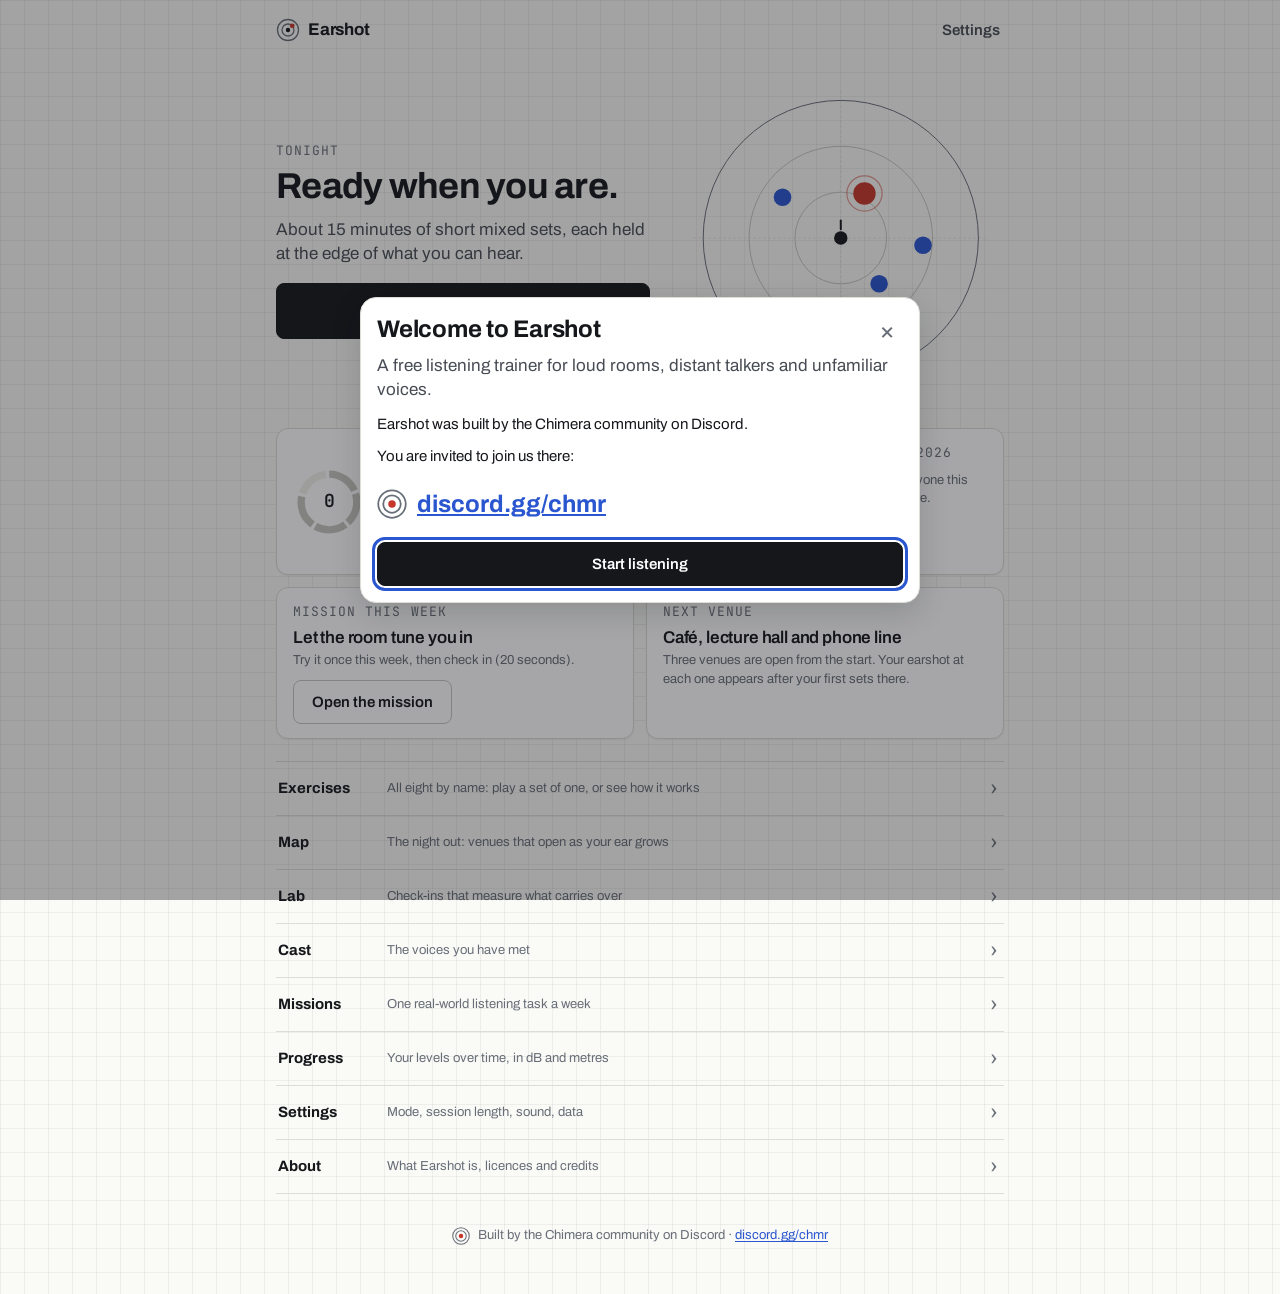
<file: index.html>
<!doctype html>
<html lang="en">
<head>
<meta charset="utf-8">
<meta name="viewport" content="width=device-width, initial-scale=1, viewport-fit=cover">
<meta name="color-scheme" content="light dark">
<meta name="theme-color" content="#FAFAF7">
<meta name="description" content="Earshot: a free listening trainer for loud rooms, distant talkers and unfamiliar voices. Built by the Chimera community.">
<meta name="author" content="Chimera community">
<title>Earshot</title>
<link rel="icon" href="data:image/svg+xml,%3Csvg xmlns='http://www.w3.org/2000/svg' viewBox='0 0 24 24'%3E%3Crect width='24' height='24' rx='5' fill='%23FAFAF7'/%3E%3Ccircle cx='12' cy='12' r='9' fill='none' stroke='%23686E77' stroke-width='1.4'/%3E%3Ccircle cx='12' cy='12' r='5' fill='none' stroke='%23686E77' stroke-width='1.4'/%3E%3Ccircle cx='12' cy='12' r='2' fill='%2315171B'/%3E%3Ccircle cx='16' cy='8' r='2.4' fill='%23C8372B'/%3E%3C/svg%3E">
<link rel="manifest" href="manifest.webmanifest">
<link rel="apple-touch-icon" href="icons/apple-touch-icon.png">
<link rel="stylesheet" href="css/tokens.css">
<link rel="stylesheet" href="css/base.css">
<link rel="stylesheet" href="css/components.css">
<link rel="stylesheet" href="css/screens.css">
</head>
<body>
<div id="banners" role="region" aria-label="Status"></div>
<main id="app" tabindex="-1">
<p class="boot" id="boot">Earshot is loading…</p>
<noscript><p class="boot">Earshot needs JavaScript to run.</p></noscript>
</main>
<div id="toasts" role="status" aria-live="polite"></div>
<!-- scripts:begin -->
<script src="js/core/ns.js"></script>
<script src="js/core/util.js"></script>
<script src="js/core/rng.js"></script>
<script src="js/core/store-schema.js"></script>
<script src="js/core/store-merge.js"></script>
<script src="js/core/store.js"></script>
<script src="js/core/clock.js"></script>
<script src="js/core/router.js"></script>
<script src="js/core/ui.js"></script>
<script src="js/core/field.js"></script>
<script src="js/core/answer.js"></script>
<script src="js/core/chimera.js"></script>
<script src="js/core/playtest.js"></script>
<script src="js/core/download.js"></script>
<script src="js/core/pwa.js"></script>
<script src="data/voices.js"></script>
<script src="data/vocab.js"></script>
<script src="data/manifest.js"></script>
<script src="data/packs.js"></script>
<script src="data/credits.js"></script>
<script src="data/ltas.js"></script>
<script src="audio/pack-babble.js"></script>
<script src="audio/pack-beds.js"></script>
<script src="audio/pack-cast.js"></script>
<script src="audio/pack-echo.js"></script>
<script src="audio/pack-far.js"></script>
<script src="audio/pack-probe.js"></script>
<script src="audio/pack-repair.js"></script>
<script src="audio/pack-starter.js"></script>
<script src="audio/pack-strange.js"></script>
<script src="audio/pack-words2.js"></script>
<script src="js/audio/ctx.js"></script>
<script src="js/audio/dsp/core.js"></script>
<script src="js/audio/dsp/fft.js"></script>
<script src="js/audio/dsp/filter.js"></script>
<script src="js/audio/dsp/tsm.js"></script>
<script src="js/audio/dsp/vocode.js"></script>
<script src="js/audio/dsp/whisper.js"></script>
<script src="js/audio/dsp/noise.js"></script>
<script src="js/audio/dsp/room.js"></script>
<script src="js/audio/dsp/mix.js"></script>
<script src="js/audio/dsp/reverb.js"></script>
<script src="js/audio/assets.js"></script>
<script src="js/audio/render-prep.js"></script>
<script src="js/audio/render-native.js"></script>
<script src="js/audio/render.js"></script>
<script src="js/audio/live.js"></script>
<script src="js/engine/dials.js"></script>
<script src="js/engine/learner.js"></script>
<script src="js/engine/items/common.js"></script>
<script src="js/engine/items/data.js"></script>
<script src="js/engine/items/crowd.js"></script>
<script src="js/engine/items/far.js"></script>
<script src="js/engine/items/strange.js"></script>
<script src="js/engine/items/repair.js"></script>
<script src="js/engine/items/echo.js"></script>
<script src="js/engine/items/seek.js"></script>
<script src="js/engine/items/voices.js"></script>
<script src="js/engine/items/adapt.js"></script>
<script src="js/engine/score.js"></script>
<script src="js/engine/controller.js"></script>
<script src="js/engine/path.js"></script>
<script src="js/engine/plateau.js"></script>
<script src="js/engine/planner.js"></script>
<script src="js/engine/flow.js"></script>
<script src="js/lab/stats.js"></script>
<script src="js/lab/materials.js"></script>
<script src="js/lab/procedures.js"></script>
<script src="js/lab/probes.js"></script>
<script src="js/lab/probes-more.js"></script>
<script src="js/lab/schedule.js"></script>
<script src="js/lab/records.js"></script>
<script src="js/lab/export.js"></script>
<script src="js/lab/hpcheck.js"></script>
<script src="js/lab/style.js"></script>
<script src="js/lab/widgets.js"></script>
<script src="js/lab/charts.js"></script>
<script src="js/lab/runner.js"></script>
<script src="js/lab/export-ui.js"></script>
<script src="js/lab/screen-lab.js"></script>
<script src="js/lab/screen-report.js"></script>
<script src="js/lab/screen-diary.js"></script>
<script src="js/game/data.js"></script>
<script src="js/game/core.js"></script>
<script src="js/game/venues.js"></script>
<script src="js/game/cast.js"></script>
<script src="js/game/milestones.js"></script>
<script src="js/game/weekly.js"></script>
<script src="js/game/returns.js"></script>
<script src="js/game/record.js"></script>
<script src="js/game/style.js"></script>
<script src="js/game/ui.js"></script>
<script src="js/game/share.js"></script>
<script src="js/game/screen-map.js"></script>
<script src="js/game/screen-venue.js"></script>
<script src="js/game/screen-cast.js"></script>
<script src="js/game/screen-weekly.js"></script>
<script src="js/game/screen-progress.js"></script>
<script src="js/ex/crowd.js"></script>
<script src="js/ex/echo.js"></script>
<script src="js/ex/far.js"></script>
<script src="js/ex/missions.js"></script>
<script src="js/ex/repair.js"></script>
<script src="js/ex/seek-scene.js"></script>
<script src="js/ex/seek.js"></script>
<script src="js/ex/strange.js"></script>
<script src="js/ex/strategies.js"></script>
<script src="js/ex/voices-own.js"></script>
<script src="js/ex/voices.js"></script>
<script src="js/ui/sound.js"></script>
<script src="js/ui/demo.js"></script>
<script src="js/ui/widgets.js"></script>
<script src="js/ui/trialview.js"></script>
<script src="js/ui/session-info.js"></script>
<script src="js/ui/session-store.js"></script>
<script src="js/ui/session.js"></script>
<script src="js/ui/tutorial.js"></script>
<script src="js/ui/interlude.js"></script>
<script src="js/ui/licence-texts.js"></script>
<script src="js/ui/screens/about.js"></script>
<script src="js/ui/screens/credits.js"></script>
<script src="js/ui/screens/exercises.js"></script>
<script src="js/ui/screens/home.js"></script>
<script src="js/ui/screens/placeholders.js"></script>
<script src="js/ui/screens/play.js"></script>
<script src="js/ui/screens/results.js"></script>
<script src="js/ui/screens/settings-data.js"></script>
<script src="js/ui/screens/settings-free.js"></script>
<script src="js/ui/screens/settings.js"></script>
<script src="js/ui/screens/volume.js"></script>
<script src="js/app.js"></script>
<!-- scripts:end -->
</body>
</html>
</file>
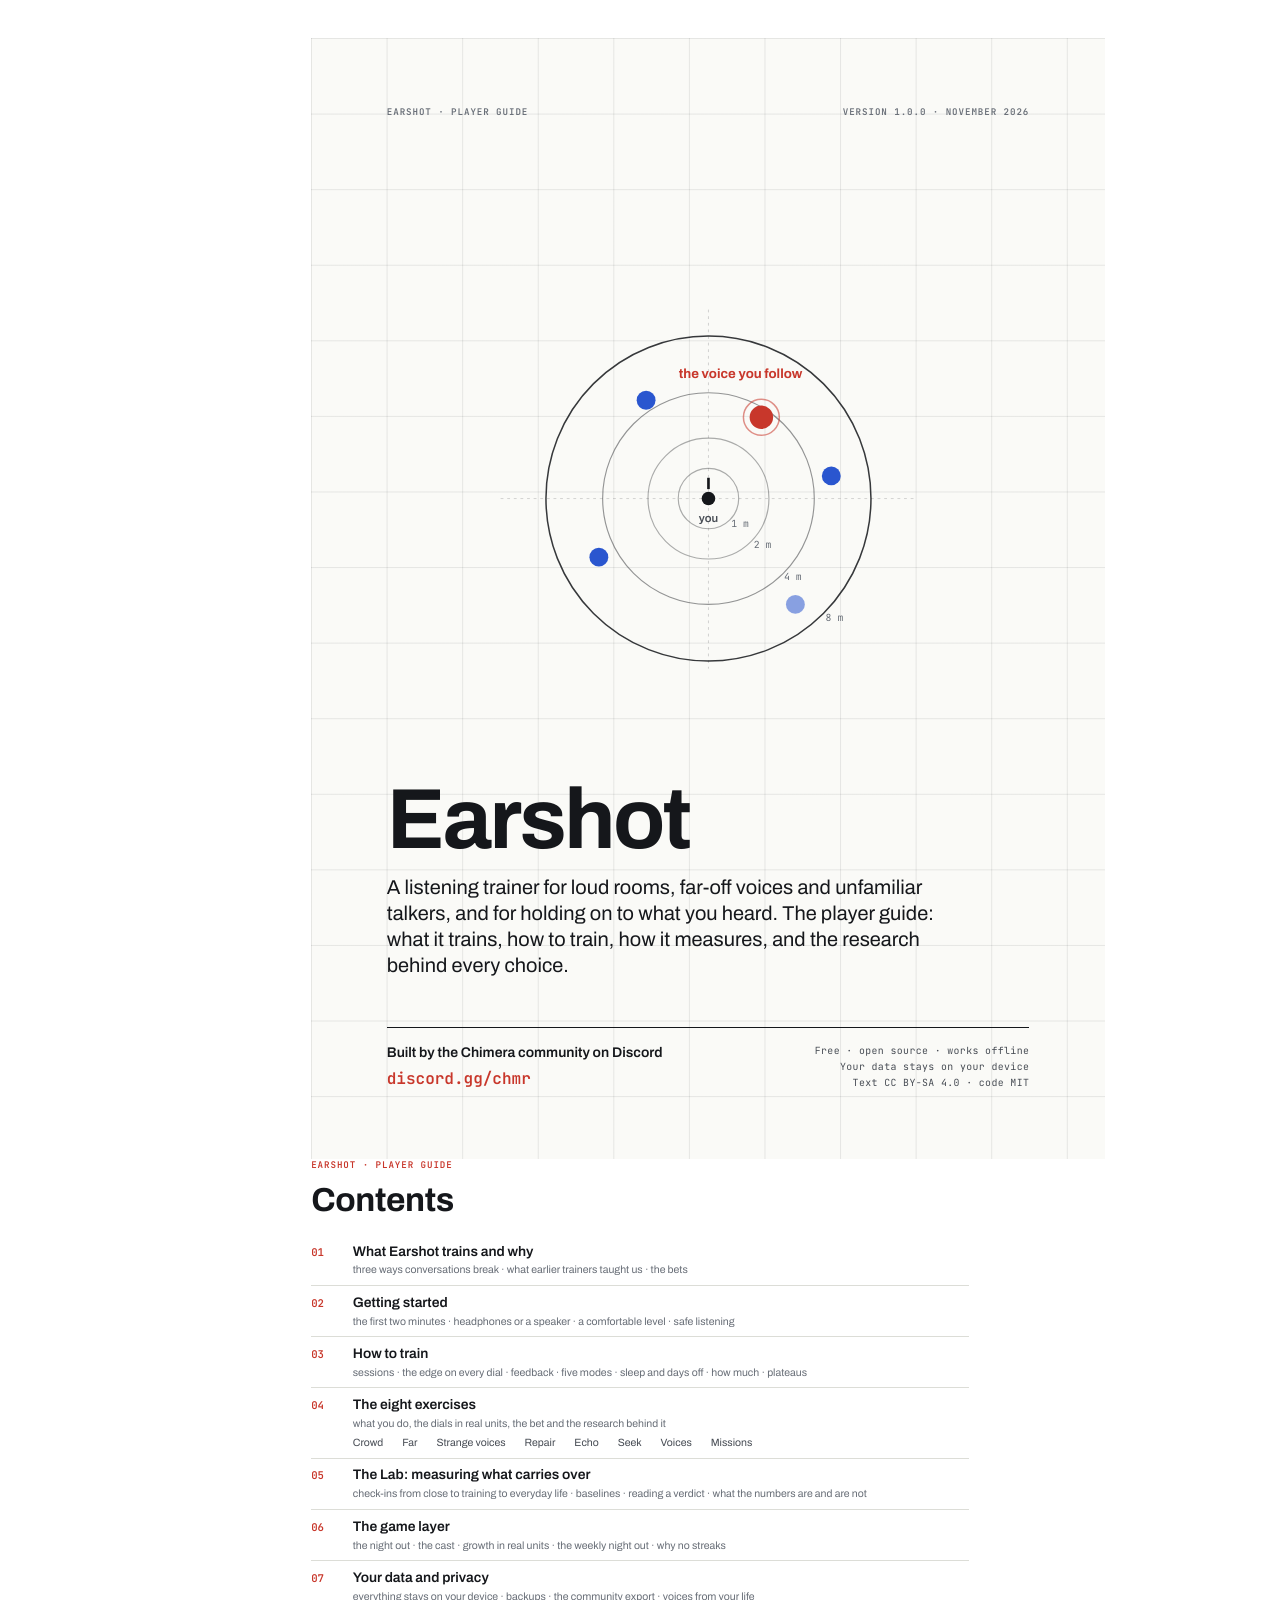
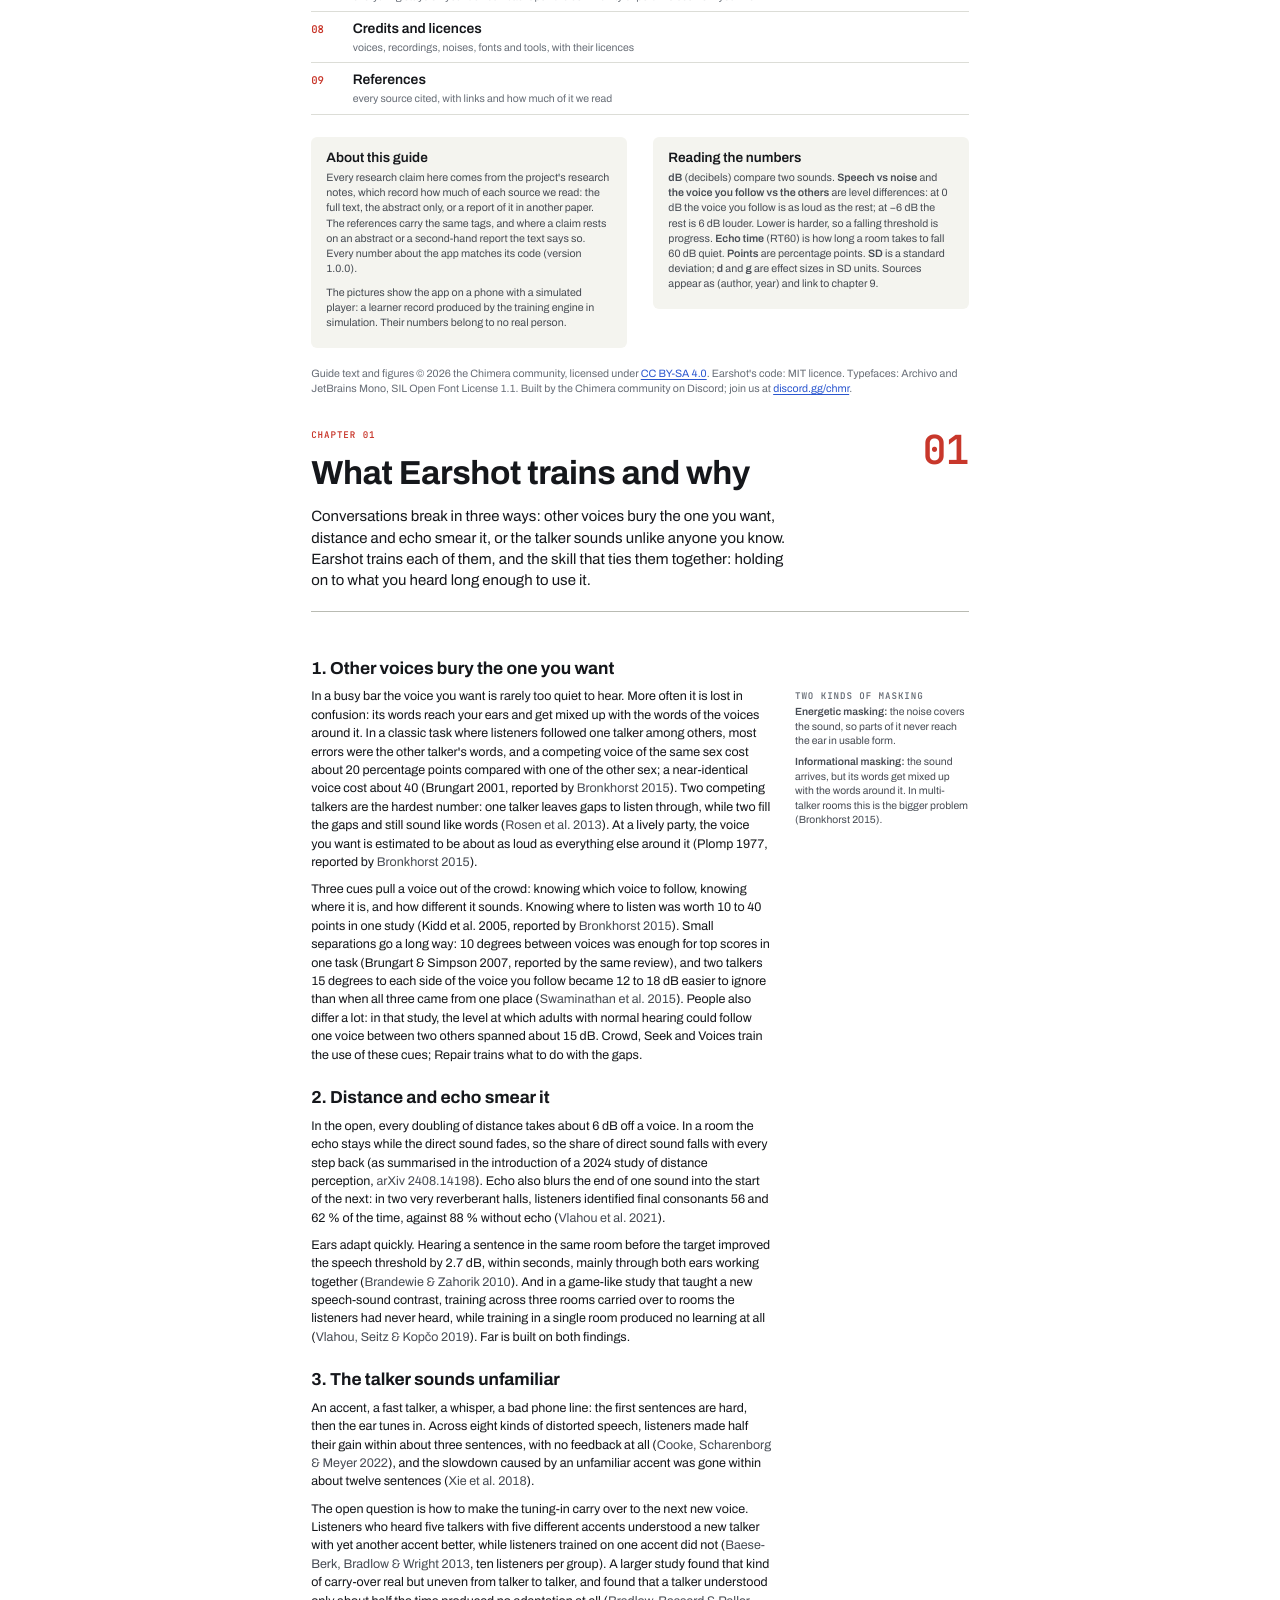
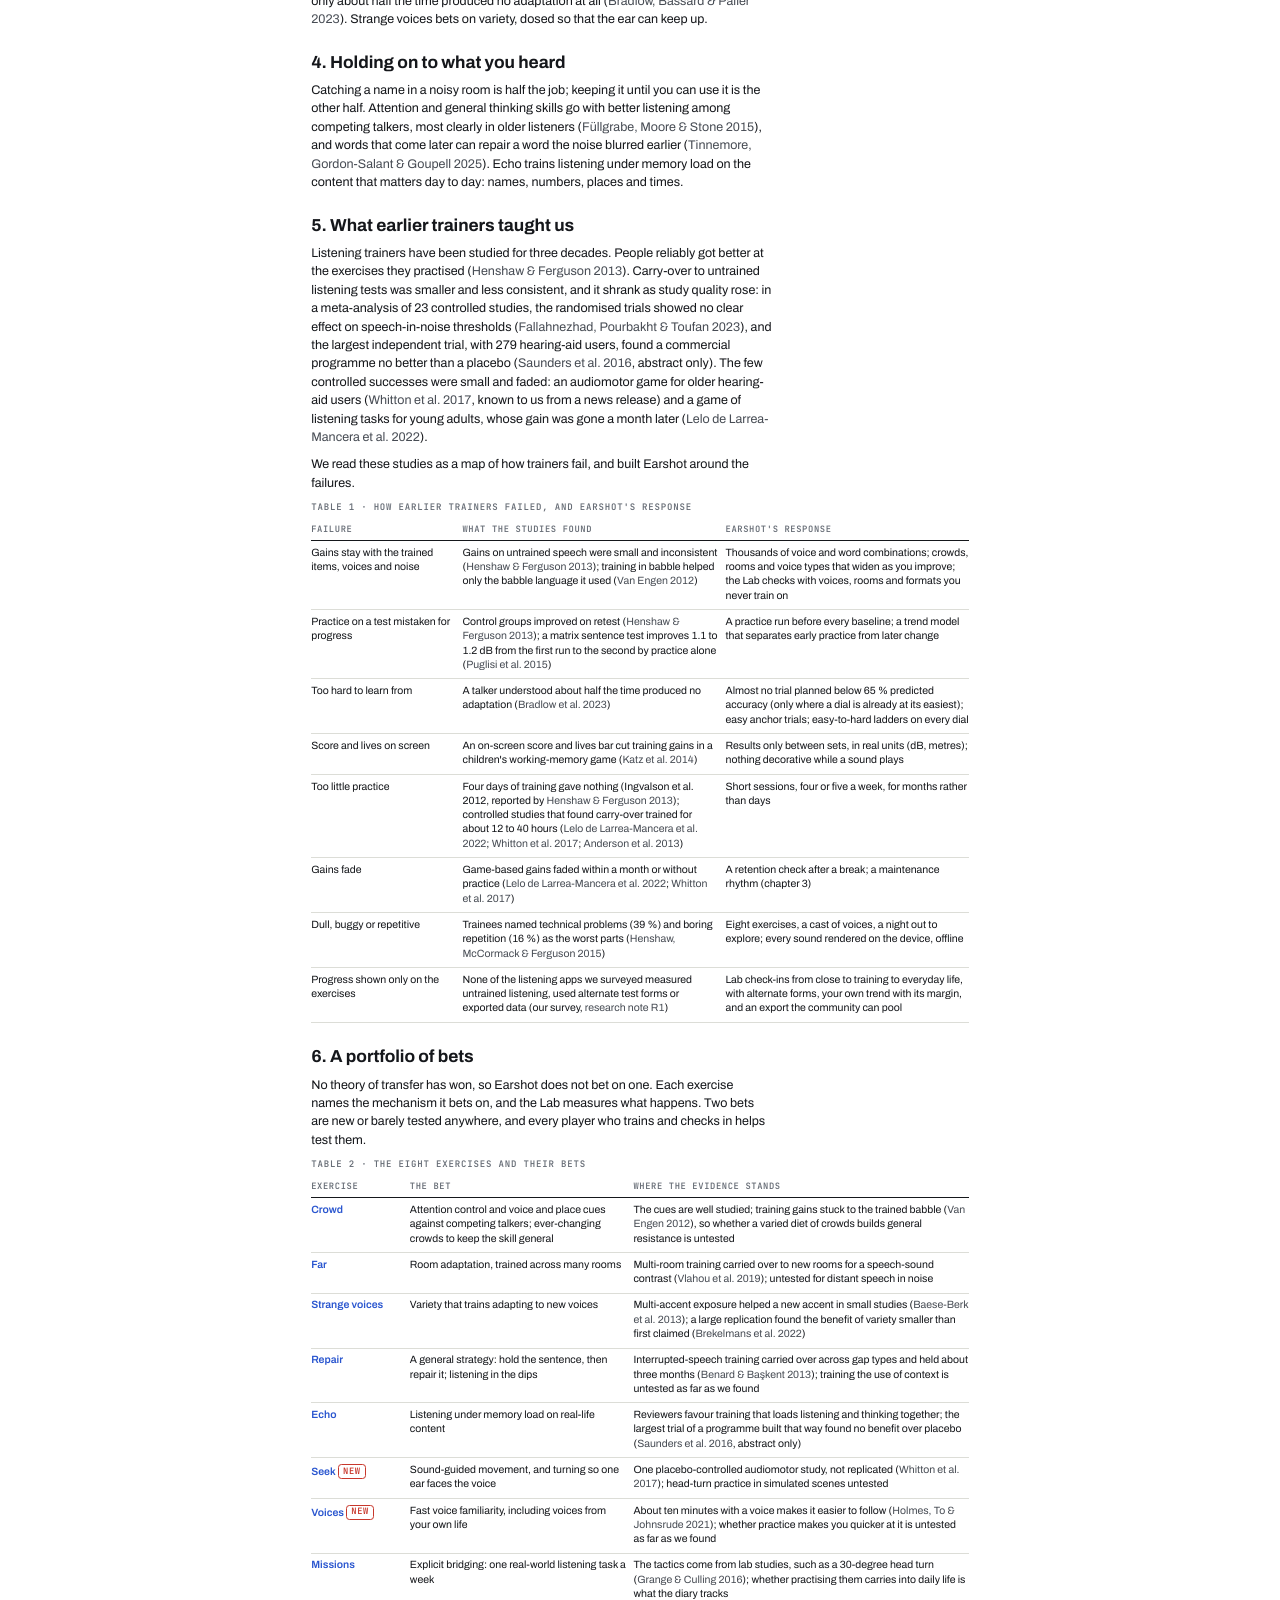
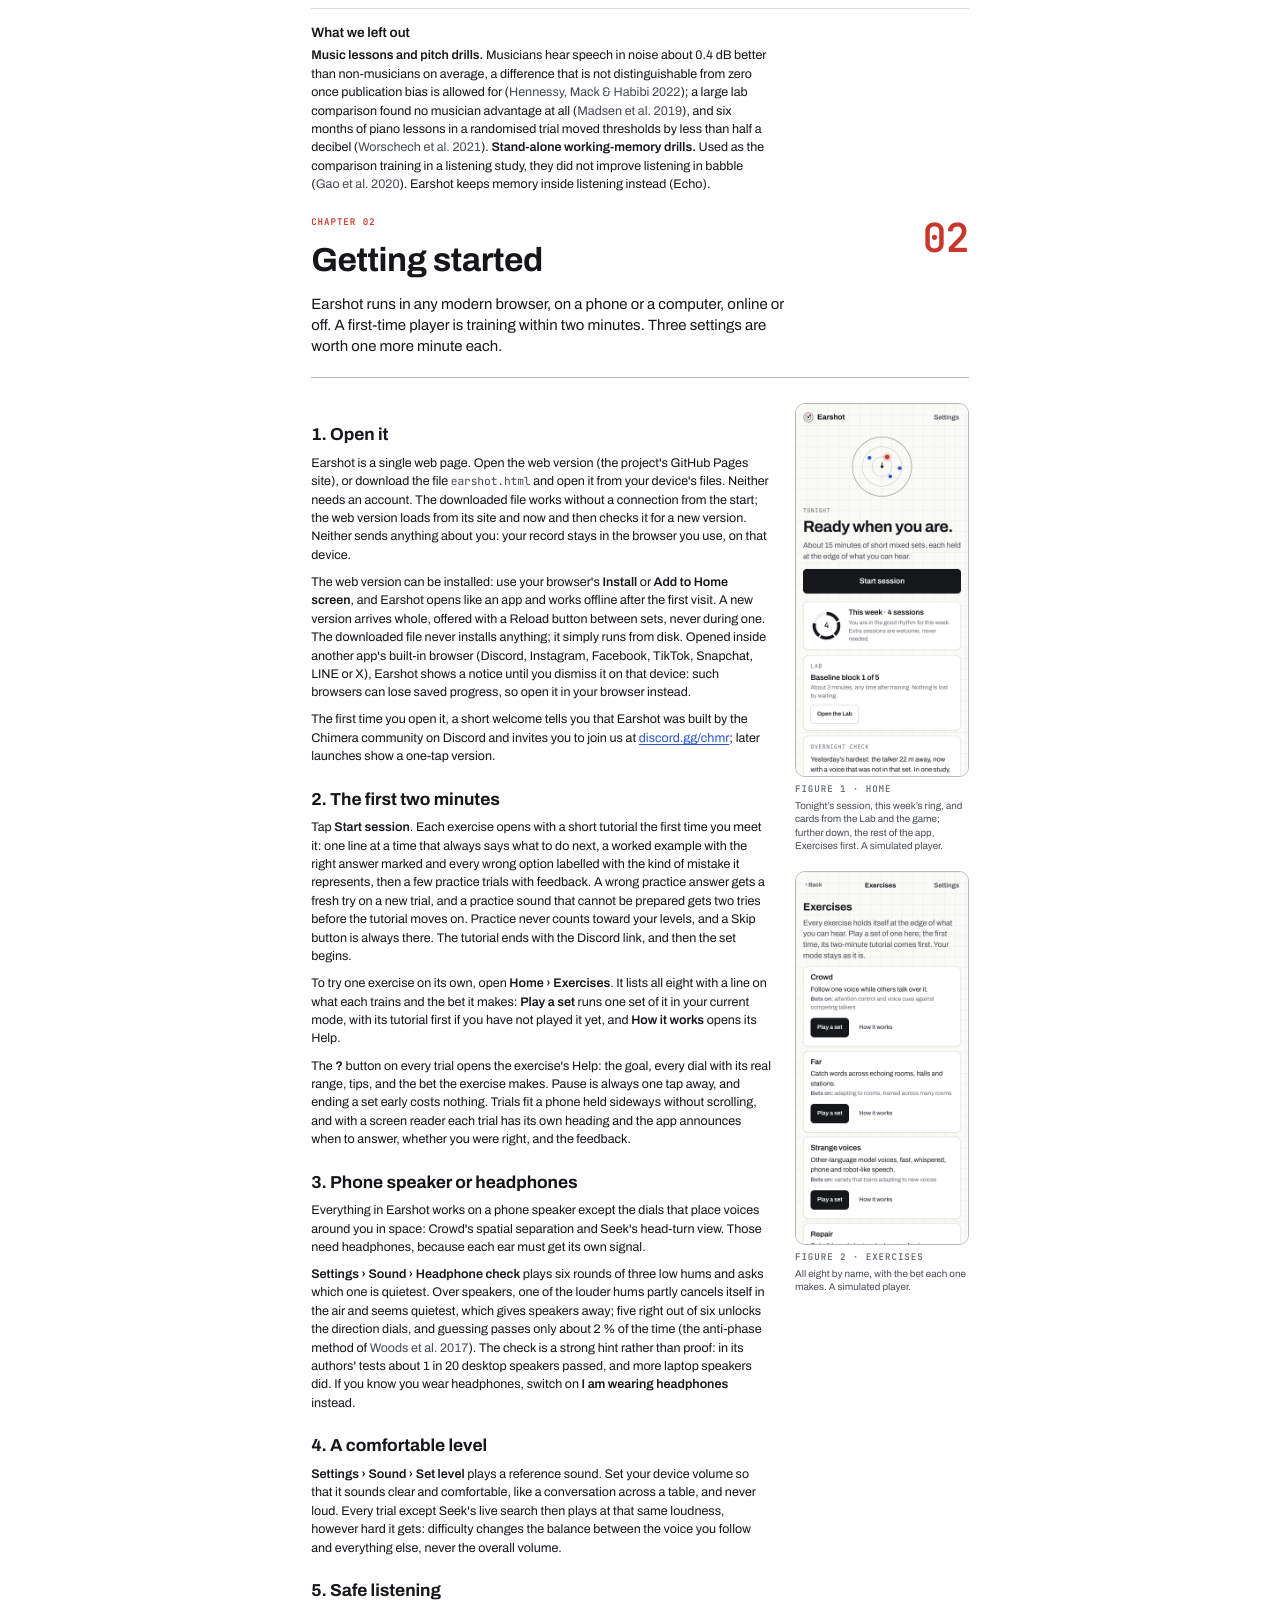
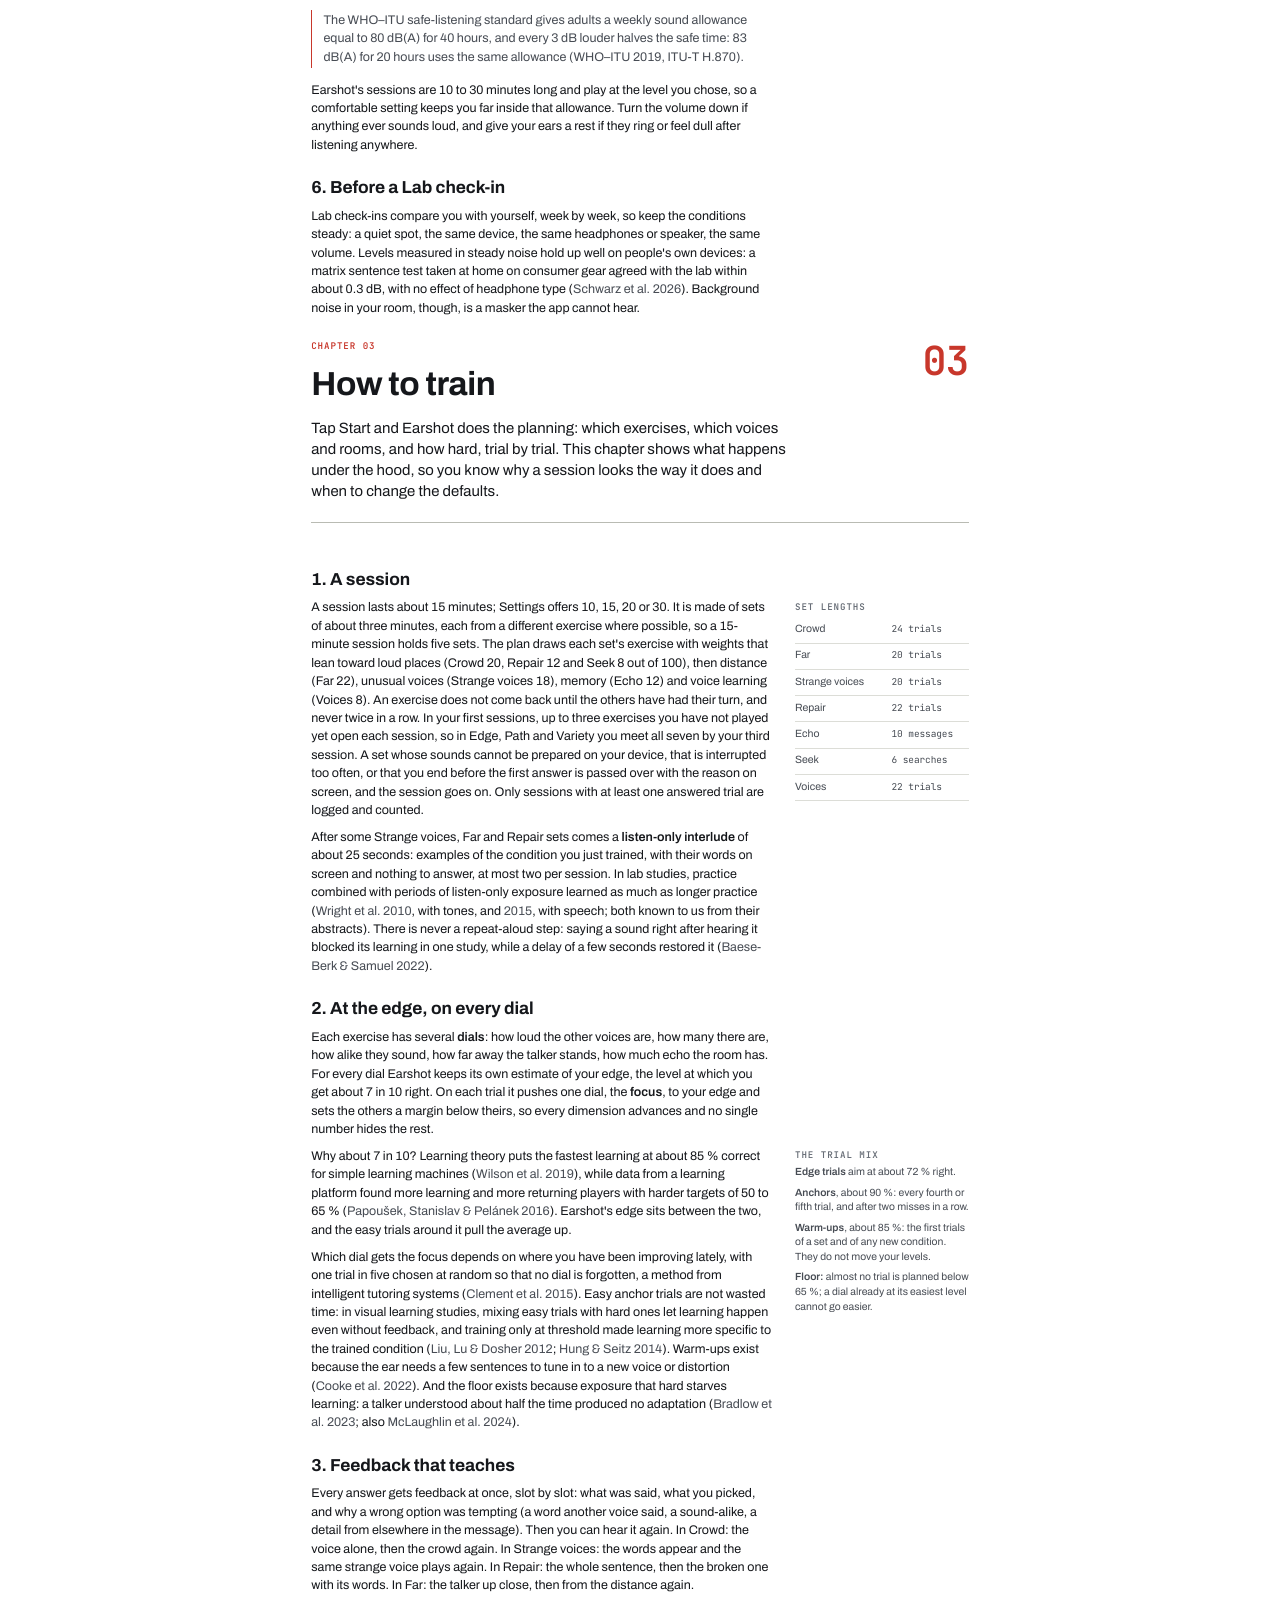
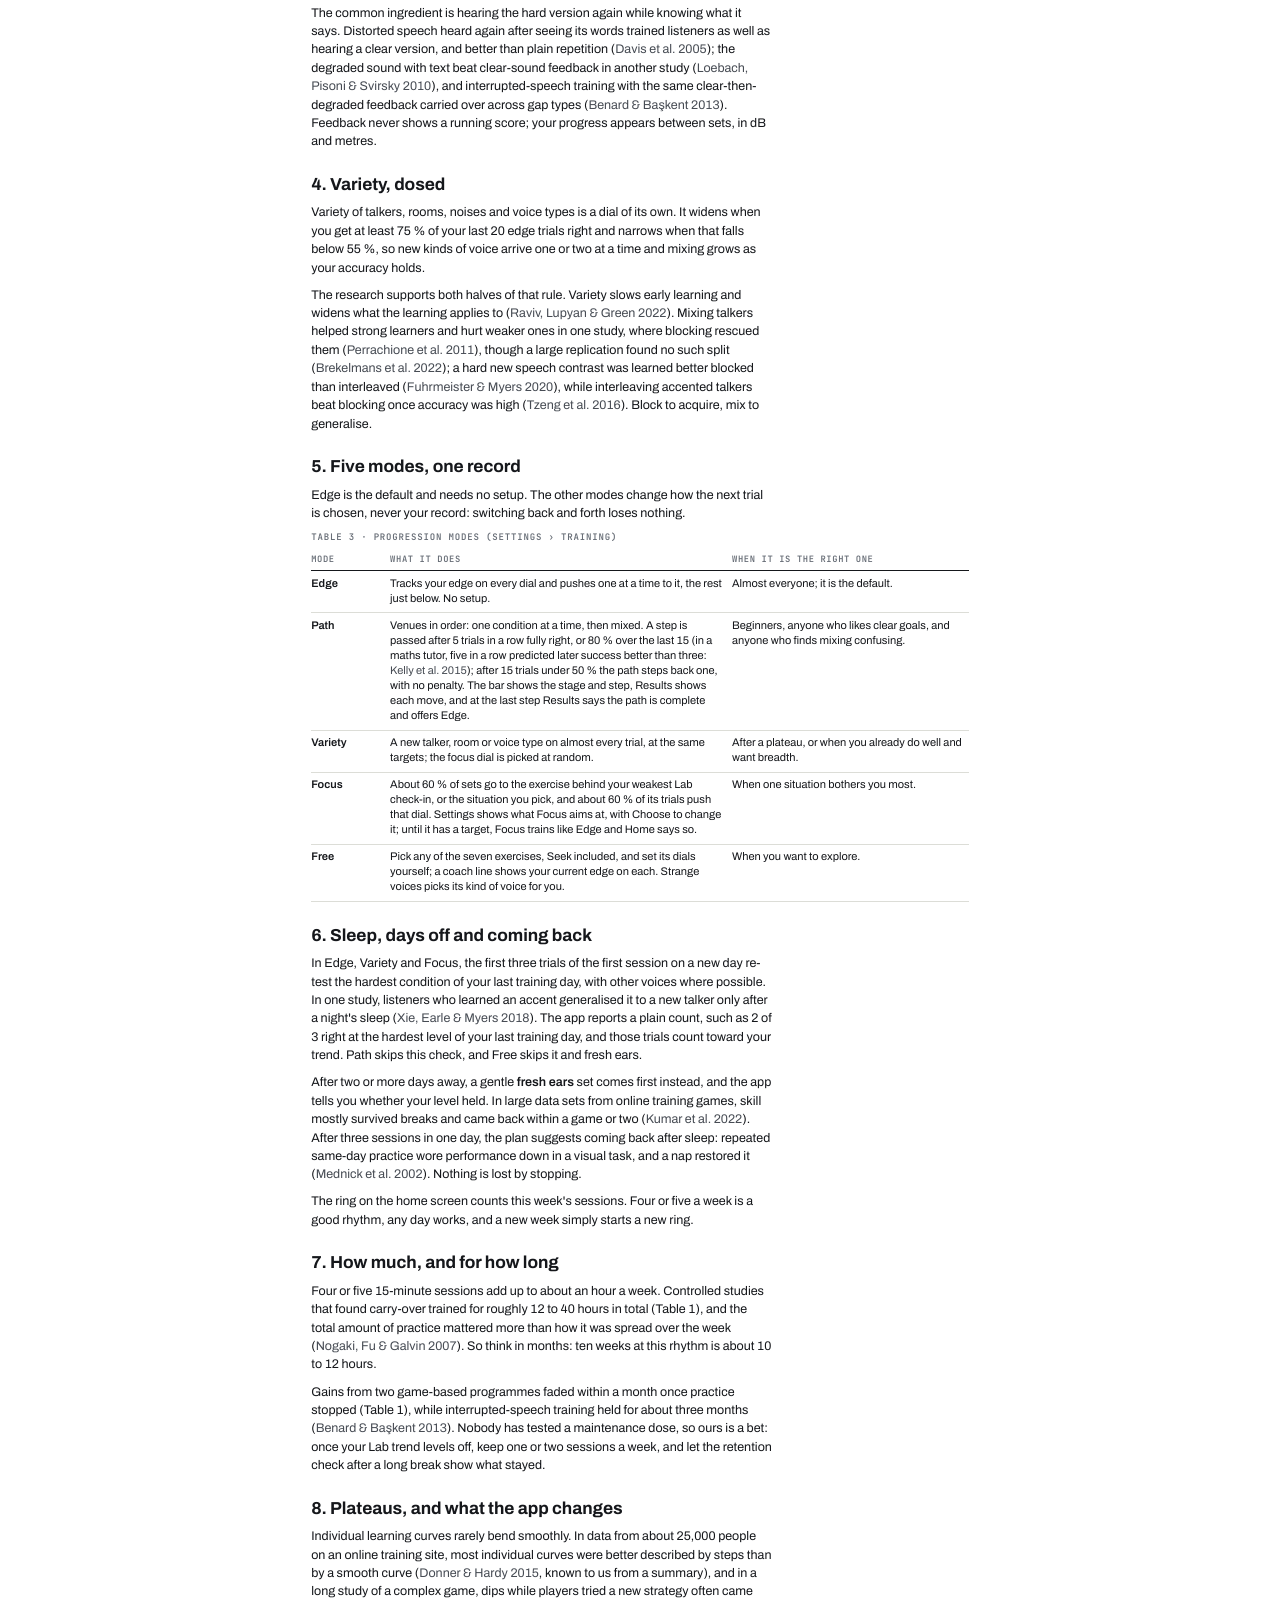
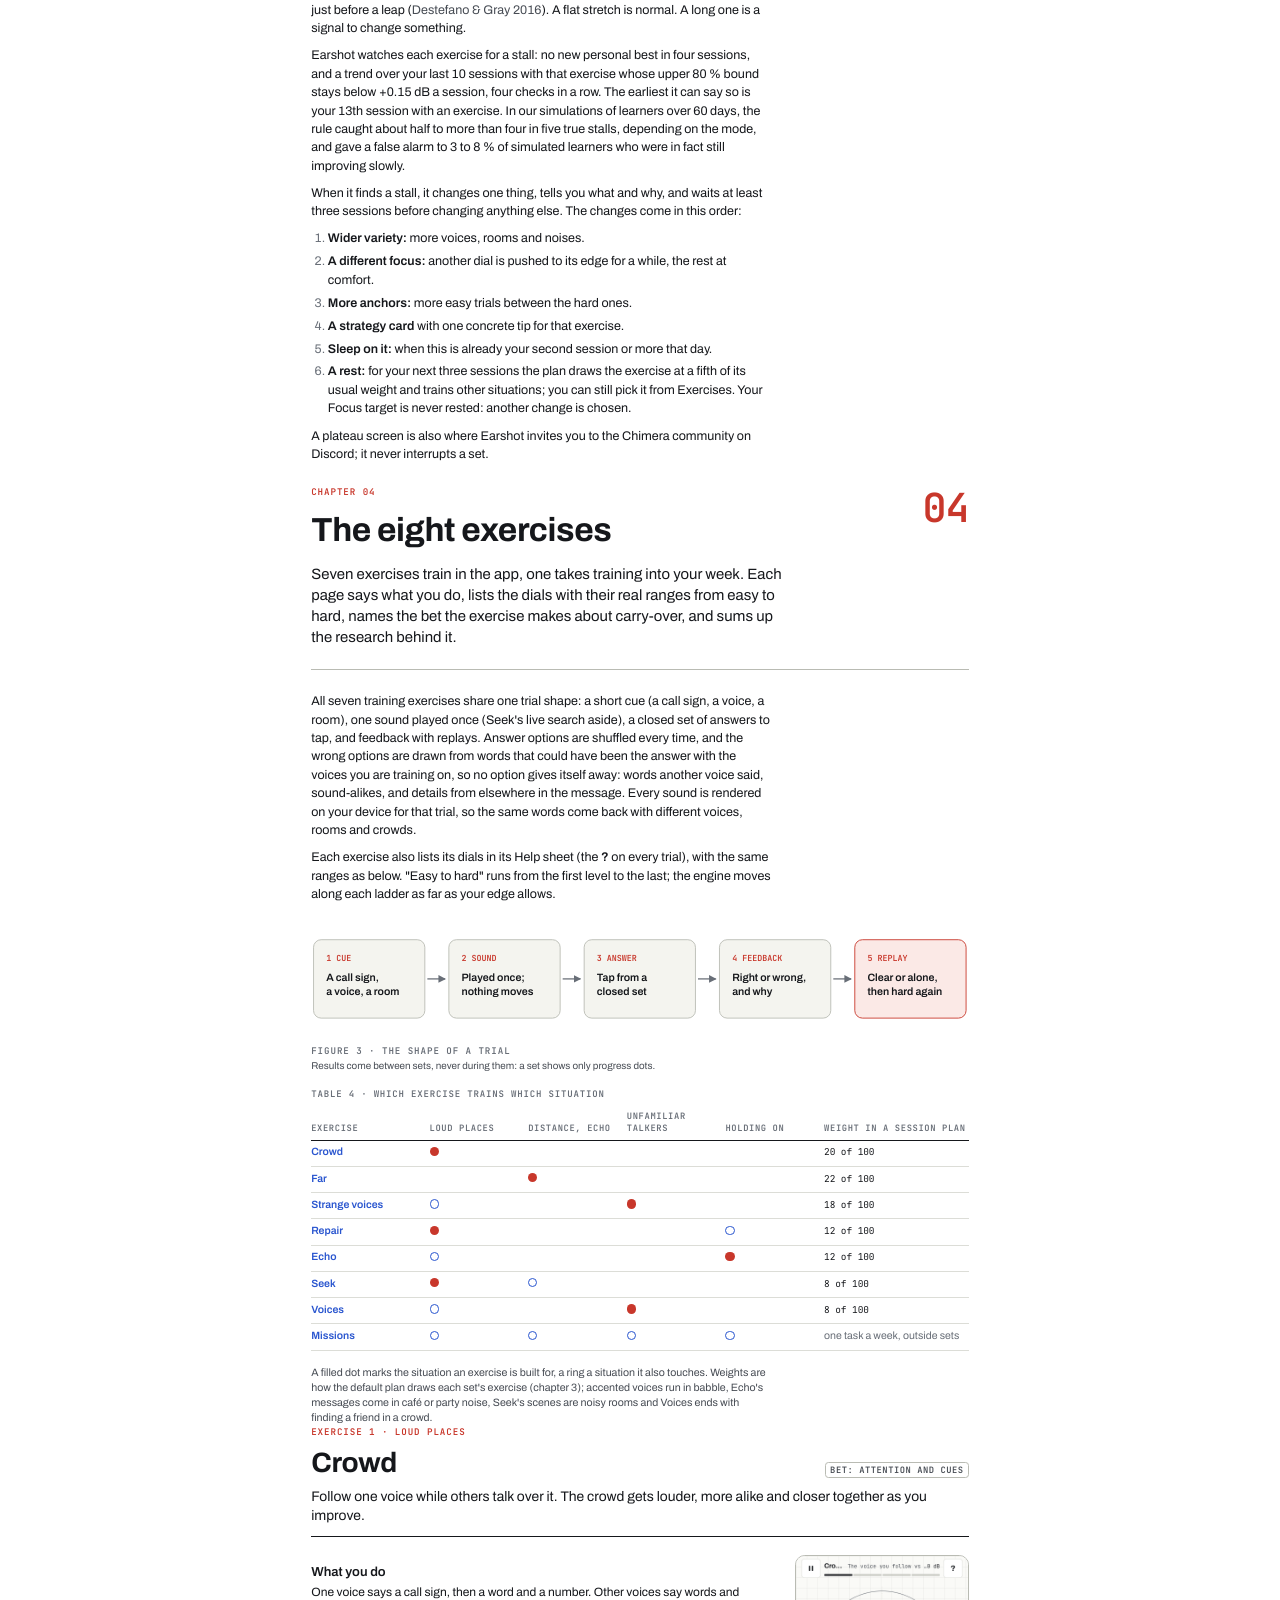
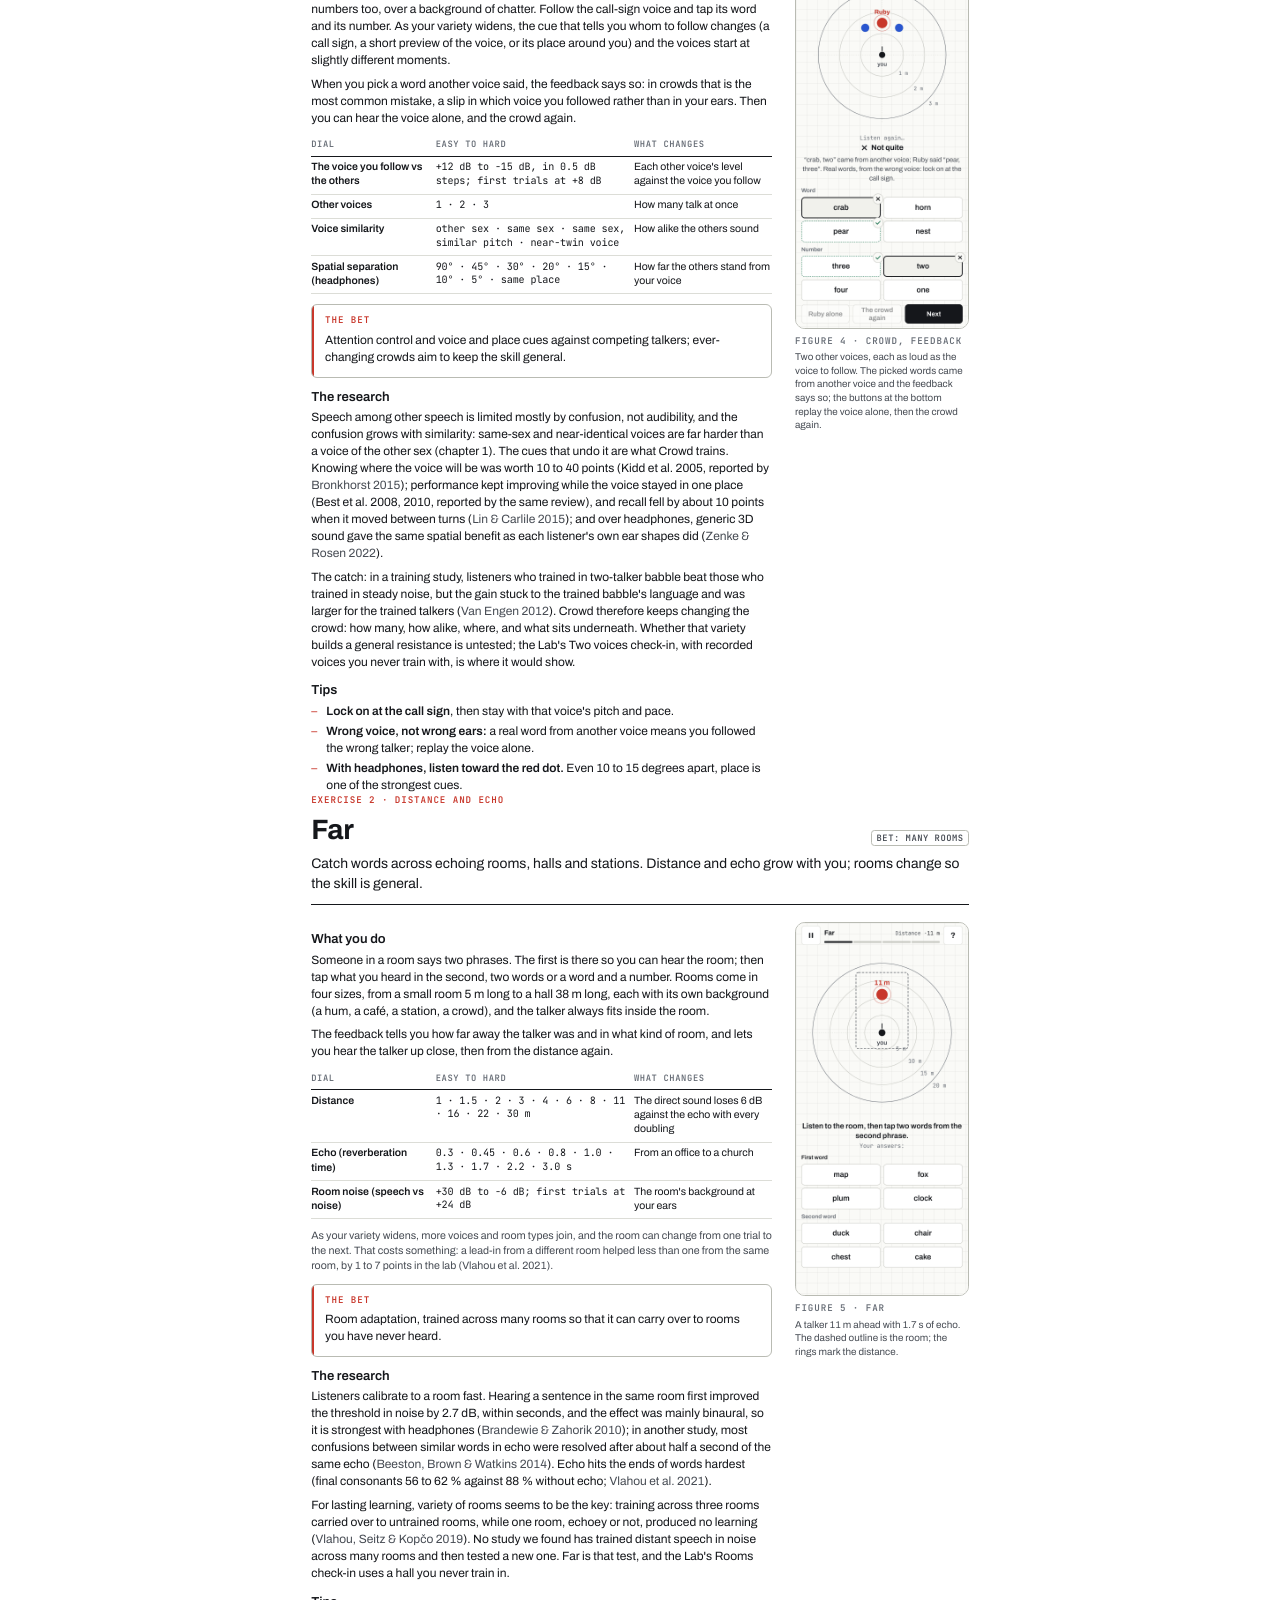
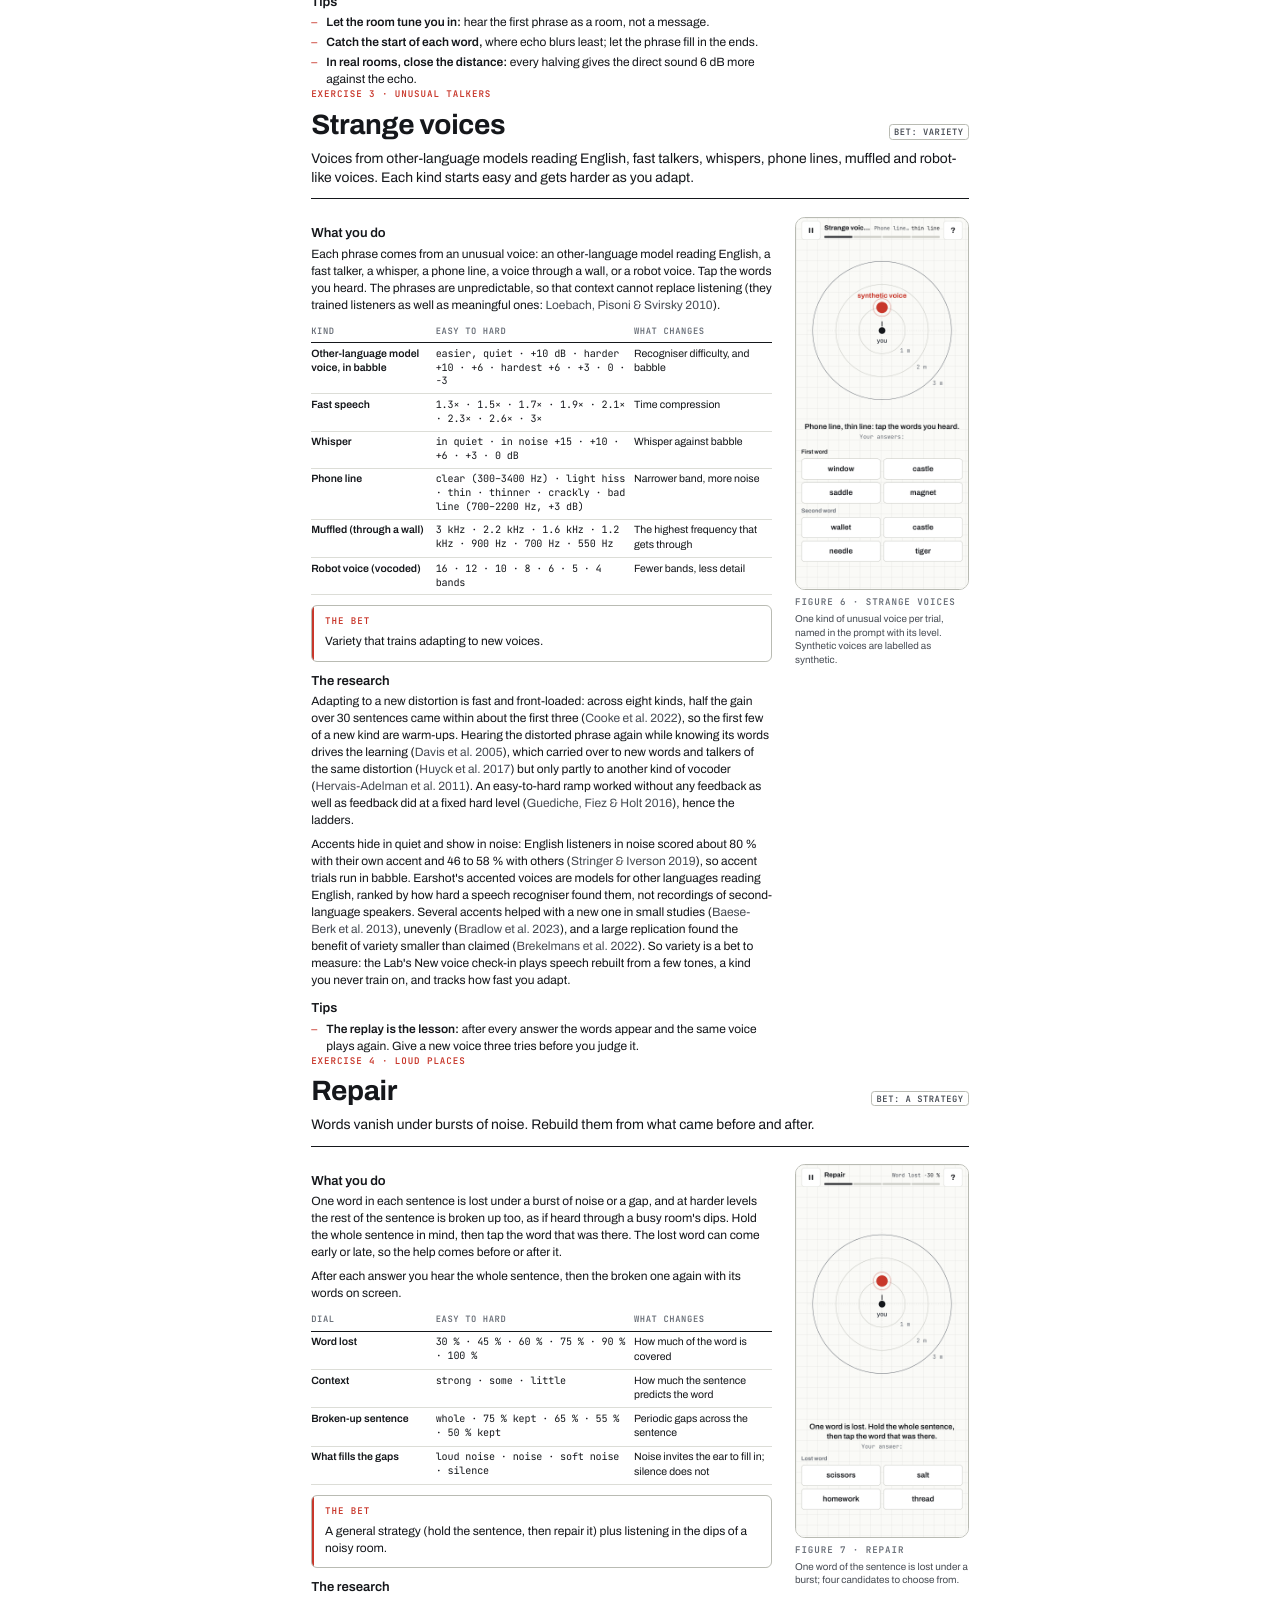
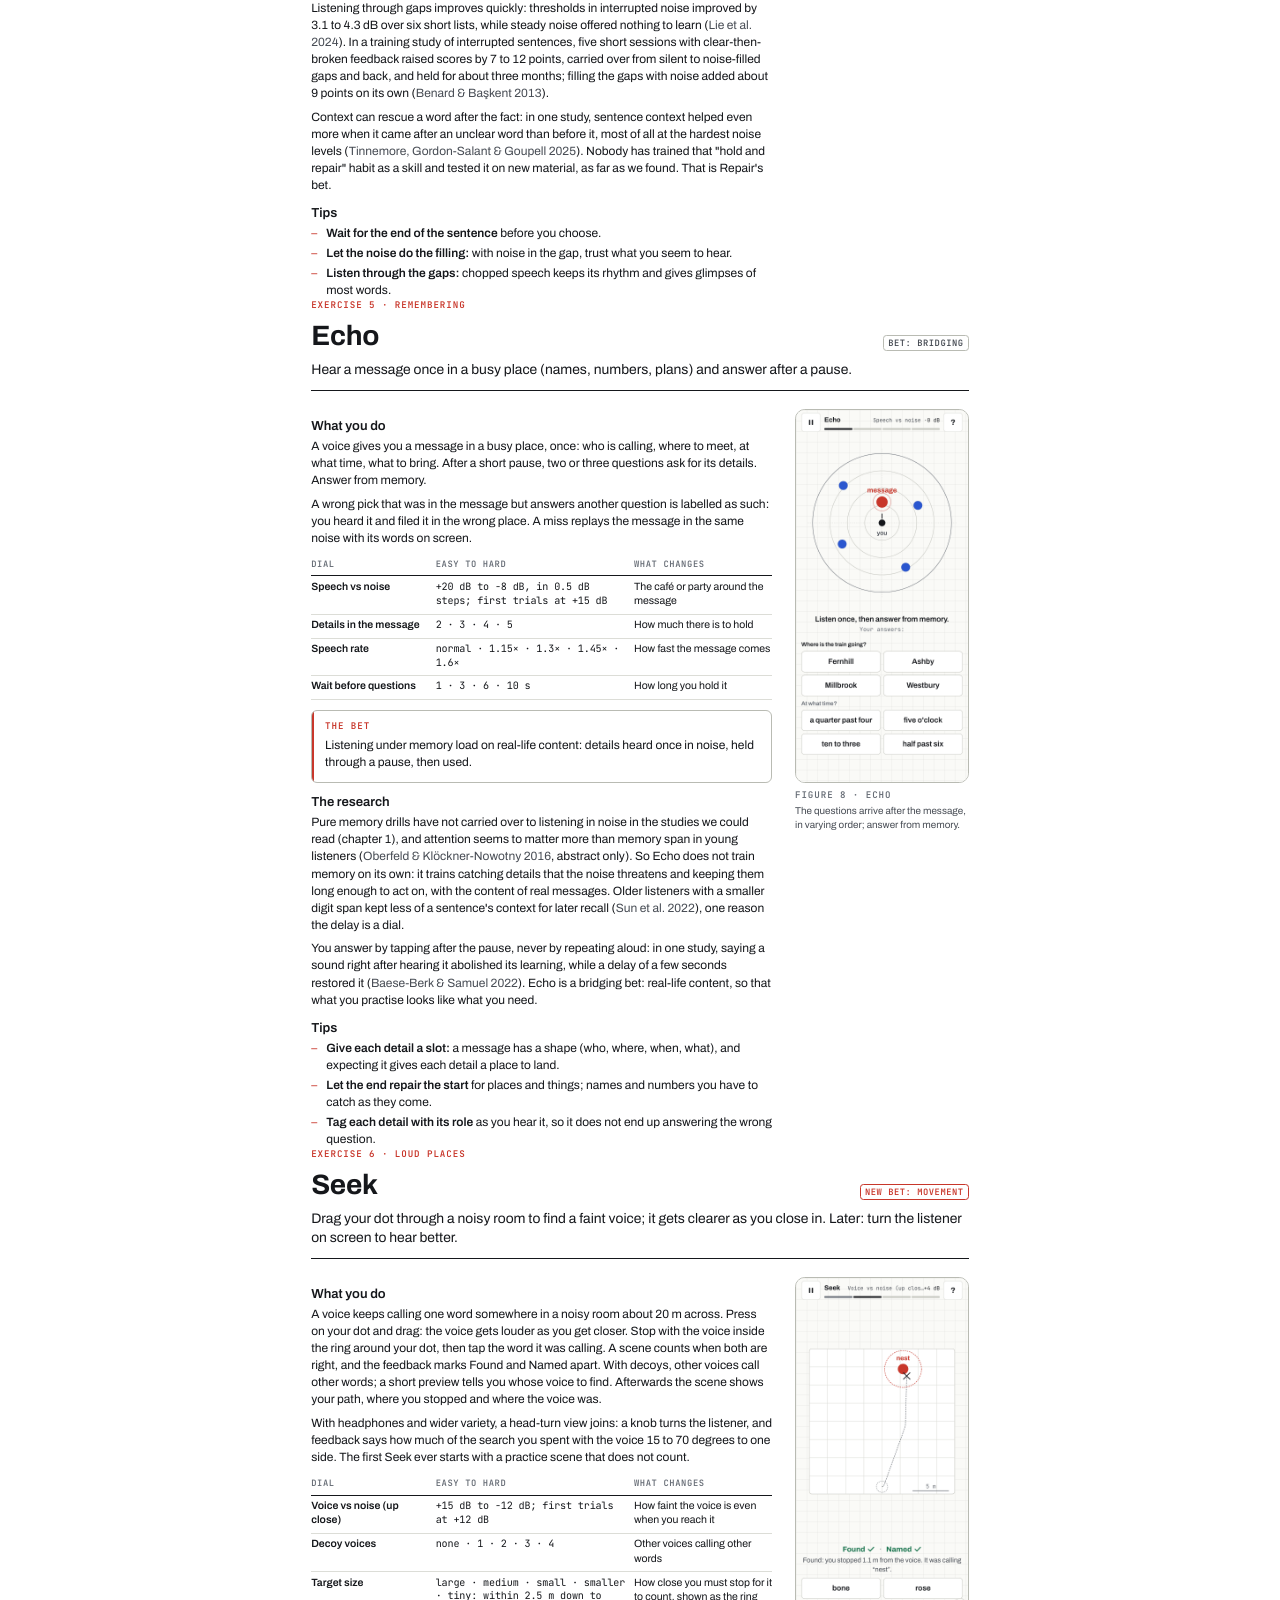
<file: docs/guide/guide.html>
<!doctype html>
<html lang="en">
<head>
<meta charset="utf-8">
<meta name="viewport" content="width=device-width, initial-scale=1">
<title>Earshot — player guide</title>
<meta name="author" content="the Chimera community">
<meta name="description" content="What Earshot trains, how to train with it, how it measures carry-over, and the research behind each choice.">
<!-- Earshot player guide. Text and figures: CC BY-SA 4.0, the Chimera community (LICENSE-TEXTS.md). Rendered to
     docs/Earshot-Guide.pdf by tools/build-pdf.py; figures come from tools/shots.py (simulated players only).
     Research claims come from docs/research/R1-R6 at the strength each note's reading-depth tag allows; numbers
     about the app come from the code (tools/build-pdf.py FACTS lists the line behind each). Only links to https
     addresses or to #ids in this file. -->
<link rel="stylesheet" href="guide.css">
</head>
<body>

<!-- ============================================================ cover -->
<section class="cover" aria-label="Cover">
  <div class="top"><span class="kicker">Earshot · player guide</span><span class="kicker">Version 1.0.0 · November 2026</span></div>
  <div class="field">
    <svg viewBox="0 0 300 230" role="img" aria-label="An earshot field: you at the centre, one voice to follow in red, three other voices in blue, range rings at 1, 2, 4 and 8 metres">
      <g fill="none" stroke="#15171B">
        <circle cx="150" cy="140" r="16" stroke-opacity="0.35" stroke-width="0.6"/>
        <circle cx="150" cy="140" r="32" stroke-opacity="0.35" stroke-width="0.6"/>
        <circle cx="150" cy="140" r="56" stroke-opacity="0.45" stroke-width="0.6"/>
        <circle cx="150" cy="140" r="86" stroke-opacity="0.85" stroke-width="0.8"/>
        <line x1="40" y1="140" x2="260" y2="140" stroke-opacity="0.18" stroke-width="0.5" stroke-dasharray="1.5 2"/>
        <line x1="150" y1="40" x2="150" y2="230" stroke-opacity="0.18" stroke-width="0.5" stroke-dasharray="1.5 2"/>
      </g>
      <g font-family="JetBrains Mono" font-size="5.2" fill="#686E77">
        <text x="162" y="155">1 m</text><text x="174" y="166">2 m</text><text x="190" y="183">4 m</text><text x="212" y="205">8 m</text>
      </g>
      <circle cx="150" cy="140" r="3.6" fill="#15171B"/>
      <line x1="150" y1="135" x2="150" y2="129" stroke="#15171B" stroke-width="1.4"/>
      <text x="150" y="152.5" font-family="Archivo" font-weight="600" font-size="6" text-anchor="middle" fill="#474C54">you</text>
      <circle cx="178" cy="97" r="9.5" fill="none" stroke="#C8372B" stroke-opacity="0.55" stroke-width="0.8"/>
      <circle cx="178" cy="97" r="6.2" fill="#C8372B"/>
      <text x="167" y="76" font-family="Archivo" font-weight="700" font-size="7" text-anchor="middle" fill="#C8372B">the voice you follow</text>
      <circle cx="117" cy="88" r="5" fill="#2A56CF"/>
      <circle cx="215" cy="128" r="5" fill="#2A56CF"/>
      <circle cx="92" cy="171" r="5" fill="#2A56CF"/>
      <circle cx="196" cy="196" r="5" fill="#2A56CF" fill-opacity="0.55"/>
    </svg>
  </div>
  <div class="title">
    <h1>Earshot</h1>
    <p class="sub">A listening trainer for loud rooms, far-off voices and unfamiliar talkers, and for holding on to what you heard. The player guide: what it trains, how to train, how it measures, and the research behind every choice.</p>
  </div>
  <div class="foot">
    <div>
      <div class="built">Built by the Chimera community on Discord</div>
      <a class="addr" href="https://discord.gg/chmr">discord.gg/chmr</a>
    </div>
    <div class="ver">Free · open source · works offline<br>Your data stays on your device<br>Text CC BY-SA 4.0 · code MIT</div>
  </div>
</section>

<!-- ============================================================ contents -->
<section id="contents" aria-label="Contents">
  <p class="kicker red">Earshot · player guide</p>
  <h1 style="margin: 2mm 0 4mm">Contents</h1>
  <ol class="toc">
    <li><span class="no">01</span><a href="#ch-why">What Earshot trains and why</a><span class="pg" data-for="ch-why"></span><span class="what">three ways conversations break · what earlier trainers taught us · the bets</span></li>
    <li><span class="no">02</span><a href="#ch-start">Getting started</a><span class="pg" data-for="ch-start"></span><span class="what">the first two minutes · headphones or a speaker · a comfortable level · safe listening</span></li>
    <li><span class="no">03</span><a href="#ch-train">How to train</a><span class="pg" data-for="ch-train"></span><span class="what">sessions · the edge on every dial · feedback · five modes · sleep and days off · how much · plateaus</span></li>
    <li><span class="no">04</span><a href="#ch-ex">The eight exercises</a><span class="pg" data-for="ch-ex"></span><span class="what">what you do, the dials in real units, the bet and the research behind it</span>
      <ol>
        <li><a href="#ex-crowd">Crowd</a><span class="pg" data-for="ex-crowd"></span></li>
        <li><a href="#ex-far">Far</a><span class="pg" data-for="ex-far"></span></li>
        <li><a href="#ex-strange">Strange voices</a><span class="pg" data-for="ex-strange"></span></li>
        <li><a href="#ex-repair">Repair</a><span class="pg" data-for="ex-repair"></span></li>
        <li><a href="#ex-echo">Echo</a><span class="pg" data-for="ex-echo"></span></li>
        <li><a href="#ex-seek">Seek</a><span class="pg" data-for="ex-seek"></span></li>
        <li><a href="#ex-voices">Voices</a><span class="pg" data-for="ex-voices"></span></li>
        <li><a href="#ex-missions">Missions</a><span class="pg" data-for="ex-missions"></span></li>
      </ol></li>
    <li><span class="no">05</span><a href="#ch-lab">The Lab: measuring what carries over</a><span class="pg" data-for="ch-lab"></span><span class="what">check-ins from close to training to everyday life · baselines · reading a verdict · what the numbers are and are not</span></li>
    <li><span class="no">06</span><a href="#ch-game">The game layer</a><span class="pg" data-for="ch-game"></span><span class="what">the night out · the cast · growth in real units · the weekly night out · why no streaks</span></li>
    <li><span class="no">07</span><a href="#ch-data">Your data and privacy</a><span class="pg" data-for="ch-data"></span><span class="what">everything stays on your device · backups · the community export · voices from your life</span></li>
    <li><span class="no">08</span><a href="#ch-credits">Credits and licences</a><span class="pg" data-for="ch-credits"></span><span class="what">voices, recordings, noises, fonts and tools, with their licences</span></li>
    <li><span class="no">09</span><a href="#ch-refs">References</a><span class="pg" data-for="ch-refs"></span><span class="what">every source cited, with links and how much of it we read</span></li>
  </ol>
  <div class="figrow" style="gap: 7mm">
    <div class="panel" style="flex: 1 1 0; margin: 0">
      <h3>About this guide</h3>
      <p class="small">Every research claim here comes from the project's research notes, which record how much of each source we read: the full text, the abstract only, or a report of it in another paper. The references carry the same tags, and where a claim rests on an abstract or a second-hand report the text says so. Every number about the app matches its code (version 1.0.0).</p>
      <p class="small">The pictures show the app on a phone with a simulated player: a learner record produced by the training engine in simulation. Their numbers belong to no real person.</p>
    </div>
    <div class="panel" style="flex: 1 1 0; margin: 0">
      <h3>Reading the numbers</h3>
      <p class="small"><b>dB</b> (decibels) compare two sounds. <b>Speech vs noise</b> and <b>the voice you follow vs the others</b> are level differences: at 0 dB the voice you follow is as loud as the rest; at −6 dB the rest is 6 dB louder. Lower is harder, so a falling threshold is progress. <b>Echo time</b> (RT60) is how long a room takes to fall 60 dB quiet. <b>Points</b> are percentage points. <b>SD</b> is a standard deviation; <b>d</b> and <b>g</b> are effect sizes in SD units. Sources appear as (author, year) and link to chapter 9.</p>
    </div>
  </div>
  <p class="small muted" style="margin-top: 5mm">Guide text and figures © 2026 the Chimera community, licensed under <a class="ext" href="https://creativecommons.org/licenses/by-sa/4.0/">CC BY-SA 4.0</a>. Earshot's code: MIT licence. Typefaces: Archivo and JetBrains Mono, SIL Open Font License 1.1. Built by the Chimera community on Discord; join us at <a class="ext" href="https://discord.gg/chmr">discord.gg/chmr</a>.</p>
</section>

<!-- ============================================================ 01 why -->
<section class="chapter" id="ch-why">
  <header class="opener">
    <span class="kicker red">Chapter 01</span><span class="no">01</span>
    <h1>What Earshot trains and why</h1>
    <p class="lead">Conversations break in three ways: other voices bury the one you want, distance and echo smear it, or the talker sounds unlike anyone you know. Earshot trains each of them, and the skill that ties them together: holding on to what you heard long enough to use it.</p>
  </header>
  <div class="col">

  <h2 id="why-crowd">1. Other voices bury the one you want</h2>
  <aside class="side"><span class="label">Two kinds of masking</span><p><b>Energetic masking:</b> the noise covers the sound, so parts of it never reach the ear in usable form.</p><p><b>Informational masking:</b> the sound arrives, but its words get mixed up with the words around it. In multi-talker rooms this is the bigger problem (<a class="cite" href="#r-bronkhorst2015">Bronkhorst 2015</a>).</p></aside>
  <p>In a busy bar the voice you want is rarely too quiet to hear. More often it is lost in confusion: its words reach your ears and get mixed up with the words of the voices around it. In a classic task where listeners followed one talker among others, most errors were the other talker's words, and a competing voice of the same sex cost about 20 percentage points compared with one of the other sex; a near-identical voice cost about 40 (Brungart 2001, reported by <a class="cite" href="#r-bronkhorst2015">Bronkhorst 2015</a>). Two competing talkers are the hardest number: one talker leaves gaps to listen through, while two fill the gaps and still sound like words (<a class="cite" href="#r-rosen2013">Rosen et al. 2013</a>). At a lively party, the voice you want is estimated to be about as loud as everything else around it (Plomp 1977, reported by <a class="cite" href="#r-bronkhorst2015">Bronkhorst 2015</a>).</p>
  <p>Three cues pull a voice out of the crowd: knowing which voice to follow, knowing where it is, and how different it sounds. Knowing where to listen was worth 10 to 40 points in one study (Kidd et al. 2005, reported by <a class="cite" href="#r-bronkhorst2015">Bronkhorst 2015</a>). Small separations go a long way: 10 degrees between voices was enough for top scores in one task (Brungart &amp; Simpson 2007, reported by the same review), and two talkers 15 degrees to each side of the voice you follow became 12 to 18 dB easier to ignore than when all three came from one place (<a class="cite" href="#r-swaminathan2015">Swaminathan et al. 2015</a>). People also differ a lot: in that study, the level at which adults with normal hearing could follow one voice between two others spanned about 15 dB. Crowd, Seek and Voices train the use of these cues; Repair trains what to do with the gaps.</p>

  <h2 id="why-far">2. Distance and echo smear it</h2>
  <p>In the open, every doubling of distance takes about 6 dB off a voice. In a room the echo stays while the direct sound fades, so the share of direct sound falls with every step back (as summarised in the introduction of a 2024 study of distance perception, <a class="cite" href="#r-arxiv2024">arXiv 2408.14198</a>). Echo also blurs the end of one sound into the start of the next: in two very reverberant halls, listeners identified final consonants 56 and 62 % of the time, against 88 % without echo (<a class="cite" href="#r-vlahou2021">Vlahou et al. 2021</a>).</p>
  <p>Ears adapt quickly. Hearing a sentence in the same room before the target improved the speech threshold by 2.7 dB, within seconds, mainly through both ears working together (<a class="cite" href="#r-brandewie2010">Brandewie &amp; Zahorik 2010</a>). And in a game-like study that taught a new speech-sound contrast, training across three rooms carried over to rooms the listeners had never heard, while training in a single room produced no learning at all (<a class="cite" href="#r-vlahou2019">Vlahou, Seitz &amp; Kopčo 2019</a>). Far is built on both findings.</p>

  <h2 id="why-strange">3. The talker sounds unfamiliar</h2>
  <p>An accent, a fast talker, a whisper, a bad phone line: the first sentences are hard, then the ear tunes in. Across eight kinds of distorted speech, listeners made half their gain within about three sentences, with no feedback at all (<a class="cite" href="#r-cooke2022">Cooke, Scharenborg &amp; Meyer 2022</a>), and the slowdown caused by an unfamiliar accent was gone within about twelve sentences (<a class="cite" href="#r-xie2018rapid">Xie et al. 2018</a>).</p>
  <p>The open question is how to make the tuning-in carry over to the next new voice. Listeners who heard five talkers with five different accents understood a new talker with yet another accent better, while listeners trained on one accent did not (<a class="cite" href="#r-baeseberk2013">Baese-Berk, Bradlow &amp; Wright 2013</a>, ten listeners per group). A larger study found that kind of carry-over real but uneven from talker to talker, and found that a talker understood only about half the time produced no adaptation at all (<a class="cite" href="#r-bradlow2023">Bradlow, Bassard &amp; Paller 2023</a>). Strange voices bets on variety, dosed so that the ear can keep up.</p>

  <h2 id="why-hold">4. Holding on to what you heard</h2>
  <p>Catching a name in a noisy room is half the job; keeping it until you can use it is the other half. Attention and general thinking skills go with better listening among competing talkers, most clearly in older listeners (<a class="cite" href="#r-fullgrabe2015">Füllgrabe, Moore &amp; Stone 2015</a>), and words that come later can repair a word the noise blurred earlier (<a class="cite" href="#r-tinnemore2025">Tinnemore, Gordon-Salant &amp; Goupell 2025</a>). Echo trains listening under memory load on the content that matters day to day: names, numbers, places and times.</p>

  <h2 id="why-history">5. What earlier trainers taught us</h2>
  <p>Listening trainers have been studied for three decades. People reliably got better at the exercises they practised (<a class="cite" href="#r-henshaw2013">Henshaw &amp; Ferguson 2013</a>). Carry-over to untrained listening tests was smaller and less consistent, and it shrank as study quality rose: in a meta-analysis of 23 controlled studies, the randomised trials showed no clear effect on speech-in-noise thresholds (<a class="cite" href="#r-fallahnezhad2023">Fallahnezhad, Pourbakht &amp; Toufan 2023</a>), and the largest independent trial, with 279 hearing-aid users, found a commercial programme no better than a placebo (<a class="cite" href="#r-saunders2016">Saunders et al. 2016</a>, abstract only). The few controlled successes were small and faded: an audiomotor game for older hearing-aid users (<a class="cite" href="#r-whitton2017">Whitton et al. 2017</a>, known to us from a news release) and a game of listening tasks for young adults, whose gain was gone a month later (<a class="cite" href="#r-lelo2022">Lelo de Larrea-Mancera et al. 2022</a>).</p>
  <p>We read these studies as a map of how trainers fail, and built Earshot around the failures.</p>
  <table class="wide compact" id="tab-failures">
    <caption>Table 1 · How earlier trainers failed, and Earshot's response</caption>
    <thead><tr><th style="width: 23%">Failure</th><th style="width: 40%">What the studies found</th><th>Earshot's response</th></tr></thead>
    <tbody>
      <tr><td>Gains stay with the trained items, voices and noise</td><td>Gains on untrained speech were small and inconsistent (<a class="cite" href="#r-henshaw2013">Henshaw &amp; Ferguson 2013</a>); training in babble helped only the babble language it used (<a class="cite" href="#r-vanengen2012">Van Engen 2012</a>)</td><td>Thousands of voice and word combinations; crowds, rooms and voice types that widen as you improve; the Lab checks with voices, rooms and formats you never train on</td></tr>
      <tr><td>Practice on a test mistaken for progress</td><td>Control groups improved on retest (<a class="cite" href="#r-henshaw2013">Henshaw &amp; Ferguson 2013</a>); a matrix sentence test improves 1.1 to 1.2 dB from the first run to the second by practice alone (<a class="cite" href="#r-puglisi2015">Puglisi et al. 2015</a>)</td><td>A practice run before every baseline; a trend model that separates early practice from later change</td></tr>
      <tr><td>Too hard to learn from</td><td>A talker understood about half the time produced no adaptation (<a class="cite" href="#r-bradlow2023">Bradlow et al. 2023</a>)</td><td>Almost no trial planned below 65 % predicted accuracy (only where a dial is already at its easiest); easy anchor trials; easy-to-hard ladders on every dial</td></tr>
      <tr><td>Score and lives on screen</td><td>An on-screen score and lives bar cut training gains in a children's working-memory game (<a class="cite" href="#r-katz2014">Katz et al. 2014</a>)</td><td>Results only between sets, in real units (dB, metres); nothing decorative while a sound plays</td></tr>
      <tr><td>Too little practice</td><td>Four days of training gave nothing (Ingvalson et al. 2012, reported by <a class="cite" href="#r-henshaw2013">Henshaw &amp; Ferguson 2013</a>); controlled studies that found carry-over trained for about 12 to 40 hours (<a class="cite" href="#r-lelo2022">Lelo de Larrea-Mancera et al. 2022</a>; <a class="cite" href="#r-whitton2017">Whitton et al. 2017</a>; <a class="cite" href="#r-anderson2013">Anderson et al. 2013</a>)</td><td>Short sessions, four or five a week, for months rather than days</td></tr>
      <tr><td>Gains fade</td><td>Game-based gains faded within a month or without practice (<a class="cite" href="#r-lelo2022">Lelo de Larrea-Mancera et al. 2022</a>; <a class="cite" href="#r-whitton2017">Whitton et al. 2017</a>)</td><td>A retention check after a break; a maintenance rhythm (chapter 3)</td></tr>
      <tr><td>Dull, buggy or repetitive</td><td>Trainees named technical problems (39 %) and boring repetition (16 %) as the worst parts (<a class="cite" href="#r-henshaw2015">Henshaw, McCormack &amp; Ferguson 2015</a>)</td><td>Eight exercises, a cast of voices, a night out to explore; every sound rendered on the device, offline</td></tr>
      <tr><td>Progress shown only on the exercises</td><td>None of the listening apps we surveyed measured untrained listening, used alternate test forms or exported data (our survey, <a class="cite" href="#r-notes">research note R1</a>)</td><td>Lab check-ins from close to training to everyday life, with alternate forms, your own trend with its margin, and an export the community can pool</td></tr>
    </tbody>
  </table>

  <h2 id="why-bets">6. A portfolio of bets</h2>
  <p>No theory of transfer has won, so Earshot does not bet on one. Each exercise names the mechanism it bets on, and the Lab measures what happens. Two bets are new or barely tested anywhere, and every player who trains and checks in helps test them.</p>
  <table class="wide compact" id="tab-bets">
    <caption>Table 2 · The eight exercises and their bets</caption>
    <thead><tr><th style="width: 15%">Exercise</th><th style="width: 34%">The bet</th><th>Where the evidence stands</th></tr></thead>
    <tbody>
      <tr><td><a href="#ex-crowd"><b>Crowd</b></a></td><td>Attention control and voice and place cues against competing talkers; ever-changing crowds to keep the skill general</td><td>The cues are well studied; training gains stuck to the trained babble (<a class="cite" href="#r-vanengen2012">Van Engen 2012</a>), so whether a varied diet of crowds builds general resistance is untested</td></tr>
      <tr><td><a href="#ex-far"><b>Far</b></a></td><td>Room adaptation, trained across many rooms</td><td>Multi-room training carried over to new rooms for a speech-sound contrast (<a class="cite" href="#r-vlahou2019">Vlahou et al. 2019</a>); untested for distant speech in noise</td></tr>
      <tr><td><a href="#ex-strange"><b>Strange voices</b></a></td><td>Variety that trains adapting to new voices</td><td>Multi-accent exposure helped a new accent in small studies (<a class="cite" href="#r-baeseberk2013">Baese-Berk et al. 2013</a>); a large replication found the benefit of variety smaller than first claimed (<a class="cite" href="#r-brekelmans2022">Brekelmans et al. 2022</a>)</td></tr>
      <tr><td><a href="#ex-repair"><b>Repair</b></a></td><td>A general strategy: hold the sentence, then repair it; listening in the dips</td><td>Interrupted-speech training carried over across gap types and held about three months (<a class="cite" href="#r-benard2013">Benard &amp; Başkent 2013</a>); training the use of context is untested as far as we found</td></tr>
      <tr><td><a href="#ex-echo"><b>Echo</b></a></td><td>Listening under memory load on real-life content</td><td>Reviewers favour training that loads listening and thinking together; the largest trial of a programme built that way found no benefit over placebo (<a class="cite" href="#r-saunders2016">Saunders et al. 2016</a>, abstract only)</td></tr>
      <tr><td><a href="#ex-seek"><b>Seek</b></a> <span class="tag new">new</span></td><td>Sound-guided movement, and turning so one ear faces the voice</td><td>One placebo-controlled audiomotor study, not replicated (<a class="cite" href="#r-whitton2017">Whitton et al. 2017</a>); head-turn practice in simulated scenes untested</td></tr>
      <tr><td><a href="#ex-voices"><b>Voices</b></a> <span class="tag new">new</span></td><td>Fast voice familiarity, including voices from your own life</td><td>About ten minutes with a voice makes it easier to follow (<a class="cite" href="#r-holmes2021">Holmes, To &amp; Johnsrude 2021</a>); whether practice makes you quicker at it is untested as far as we found</td></tr>
      <tr><td><a href="#ex-missions"><b>Missions</b></a></td><td>Explicit bridging: one real-world listening task a week</td><td>The tactics come from lab studies, such as a 30-degree head turn (<a class="cite" href="#r-grange2016">Grange &amp; Culling 2016</a>); whether practising them carries into daily life is what the diary tracks</td></tr>
    </tbody>
  </table>

  <h3>What we left out</h3>
  <p><b>Music lessons and pitch drills.</b> Musicians hear speech in noise about 0.4 dB better than non-musicians on average, a difference that is not distinguishable from zero once publication bias is allowed for (<a class="cite" href="#r-hennessy2022">Hennessy, Mack &amp; Habibi 2022</a>); a large lab comparison found no musician advantage at all (<a class="cite" href="#r-madsen2019">Madsen et al. 2019</a>), and six months of piano lessons in a randomised trial moved thresholds by less than half a decibel (<a class="cite" href="#r-worschech2021">Worschech et al. 2021</a>). <b>Stand-alone working-memory drills.</b> Used as the comparison training in a listening study, they did not improve listening in babble (<a class="cite" href="#r-gao2020">Gao et al. 2020</a>). Earshot keeps memory inside listening instead (Echo).</p>
  </div>
</section>

<!-- ============================================================ 02 start -->
<section class="chapter" id="ch-start">
  <header class="opener">
    <span class="kicker red">Chapter 02</span><span class="no">02</span>
    <h1>Getting started</h1>
    <p class="lead">Earshot runs in any modern browser, on a phone or a computer, online or off. A first-time player is training within two minutes. Three settings are worth one more minute each.</p>
  </header>
  <div class="col">
  <figure class="side phone"><img src="figures/home.png" alt="The home screen: Ready when you are, a Start session button, this week’s ring with four sessions, and cards from the Lab and the game"><figcaption><span class="label">Figure 1 · Home</span>Tonight’s session, this week’s ring, and cards from the Lab and the game; further down, the rest of the app, Exercises first. A simulated player.</figcaption></figure>

  <h2>1. Open it</h2>
  <p>Earshot is a single web page. Open <span data-url="pages">the web version (the project's GitHub Pages site)</span>, or download the file <code>earshot.html</code> and open it from your device's files. Neither needs an account. The downloaded file works without a connection from the start; the web version loads from its site and now and then checks it for a new version. Neither sends anything about you: your record stays in the browser you use, on that device.</p>
  <p>The web version can be installed: use your browser's <b>Install</b> or <b>Add to Home screen</b>, and Earshot opens like an app and works offline after the first visit. A new version arrives whole, offered with a Reload button between sets, never during one. The downloaded file never installs anything; it simply runs from disk. Opened inside another app's built-in browser (Discord, Instagram, Facebook, TikTok, Snapchat, LINE or X), Earshot shows a notice until you dismiss it on that device: such browsers can lose saved progress, so open it in your browser instead.</p>
  <p>The first time you open it, a short welcome tells you that Earshot was built by the Chimera community on Discord and invites you to join us at <a class="ext" href="https://discord.gg/chmr">discord.gg/chmr</a>; later launches show a one-tap version.</p>

  <h2>2. The first two minutes</h2>
  <figure class="side phone"><img src="figures/exercises.png" alt="The Exercises screen: Crowd, Far and Strange voices, each with one line on what it trains, the bet it makes, a Play a set button and How it works"><figcaption><span class="label">Figure 2 · Exercises</span>All eight by name, with the bet each one makes. A simulated player.</figcaption></figure>
  <p>Tap <b>Start session</b>. Each exercise opens with a short tutorial the first time you meet it: one line at a time that always says what to do next, a worked example with the right answer marked and every wrong option labelled with the kind of mistake it represents, then a few practice trials with feedback. A wrong practice answer gets a fresh try on a new trial, and a practice sound that cannot be prepared gets two tries before the tutorial moves on. Practice never counts toward your levels, and a Skip button is always there. The tutorial ends with the Discord link, and then the set begins.</p>
  <p>To try one exercise on its own, open <b>Home › Exercises</b>. It lists all eight with a line on what each trains and the bet it makes: <b>Play a set</b> runs one set of it in your current mode, with its tutorial first if you have not played it yet, and <b>How it works</b> opens its Help.</p>
  <p>The <b>?</b> button on every trial opens the exercise's Help: the goal, every dial with its real range, tips, and the bet the exercise makes. Pause is always one tap away, and ending a set early costs nothing. Trials fit a phone held sideways without scrolling, and with a screen reader each trial has its own heading and the app announces when to answer, whether you were right, and the feedback.</p>

  <h2>3. Phone speaker or headphones</h2>
  <p>Everything in Earshot works on a phone speaker except the dials that place voices around you in space: Crowd's spatial separation and Seek's head-turn view. Those need headphones, because each ear must get its own signal.</p>
  <p><b>Settings › Sound › Headphone check</b> plays six rounds of three low hums and asks which one is quietest. Over speakers, one of the louder hums partly cancels itself in the air and seems quietest, which gives speakers away; five right out of six unlocks the direction dials, and guessing passes only about 2 % of the time (the anti-phase method of <a class="cite" href="#r-woods2017">Woods et al. 2017</a>). The check is a strong hint rather than proof: in its authors' tests about 1 in 20 desktop speakers passed, and more laptop speakers did. If you know you wear headphones, switch on <b>I am wearing headphones</b> instead.</p>

  <h2>4. A comfortable level</h2>
  <p><b>Settings › Sound › Set level</b> plays a reference sound. Set your device volume so that it sounds clear and comfortable, like a conversation across a table, and never loud. Every trial except Seek's live search then plays at that same loudness, however hard it gets: difficulty changes the balance between the voice you follow and everything else, never the overall volume.</p>

  <h2>5. Safe listening</h2>
  <div class="note">The WHO–ITU safe-listening standard gives adults a weekly sound allowance equal to 80 dB(A) for 40 hours, and every 3 dB louder halves the safe time: 83 dB(A) for 20 hours uses the same allowance (<a class="cite" href="#r-who2019">WHO–ITU 2019, ITU-T H.870</a>).</div>
  <p>Earshot's sessions are 10 to 30 minutes long and play at the level you chose, so a comfortable setting keeps you far inside that allowance. Turn the volume down if anything ever sounds loud, and give your ears a rest if they ring or feel dull after listening anywhere.</p>

  <h2>6. Before a Lab check-in</h2>
  <p>Lab check-ins compare you with yourself, week by week, so keep the conditions steady: a quiet spot, the same device, the same headphones or speaker, the same volume. Levels measured in steady noise hold up well on people's own devices: a matrix sentence test taken at home on consumer gear agreed with the lab within about 0.3 dB, with no effect of headphone type (<a class="cite" href="#r-schwarz2026">Schwarz et al. 2026</a>). Background noise in your room, though, is a masker the app cannot hear.</p>
  </div>
</section>

<!-- ============================================================ 03 train -->
<section class="chapter" id="ch-train">
  <header class="opener">
    <span class="kicker red">Chapter 03</span><span class="no">03</span>
    <h1>How to train</h1>
    <p class="lead">Tap Start and Earshot does the planning: which exercises, which voices and rooms, and how hard, trial by trial. This chapter shows what happens under the hood, so you know why a session looks the way it does and when to change the defaults.</p>
  </header>
  <div class="col">

  <h2 id="train-session">1. A session</h2>
  <aside class="side"><span class="label">Set lengths</span>
    <table class="compact" style="margin: 0">
      <tbody>
        <tr><td>Crowd</td><td class="n">24 trials</td></tr>
        <tr><td>Far</td><td class="n">20 trials</td></tr>
        <tr><td>Strange voices</td><td class="n">20 trials</td></tr>
        <tr><td>Repair</td><td class="n">22 trials</td></tr>
        <tr><td>Echo</td><td class="n">10 messages</td></tr>
        <tr><td>Seek</td><td class="n">6 searches</td></tr>
        <tr><td>Voices</td><td class="n">22 trials</td></tr>
      </tbody>
    </table>
  </aside>
  <p>A session lasts about 15 minutes; Settings offers 10, 15, 20 or 30. It is made of sets of about three minutes, each from a different exercise where possible, so a 15-minute session holds five sets. The plan draws each set's exercise with weights that lean toward loud places (Crowd 20, Repair 12 and Seek 8 out of 100), then distance (Far 22), unusual voices (Strange voices 18), memory (Echo 12) and voice learning (Voices 8). An exercise does not come back until the others have had their turn, and never twice in a row. In your first sessions, up to three exercises you have not played yet open each session, so in Edge, Path and Variety you meet all seven by your third session. A set whose sounds cannot be prepared on your device, that is interrupted too often, or that you end before the first answer is passed over with the reason on screen, and the session goes on. Only sessions with at least one answered trial are logged and counted.</p>
  <p>After some Strange voices, Far and Repair sets comes a <b>listen-only interlude</b> of about 25 seconds: examples of the condition you just trained, with their words on screen and nothing to answer, at most two per session. In lab studies, practice combined with periods of listen-only exposure learned as much as longer practice (<a class="cite" href="#r-wright2010">Wright et al. 2010</a>, with tones, and <a class="cite" href="#r-wright2015">2015</a>, with speech; both known to us from their abstracts). There is never a repeat-aloud step: saying a sound right after hearing it blocked its learning in one study, while a delay of a few seconds restored it (<a class="cite" href="#r-baeseberk2022">Baese-Berk &amp; Samuel 2022</a>).</p>

  <h2 id="train-edge">2. At the edge, on every dial</h2>
  <p>Each exercise has several <b>dials</b>: how loud the other voices are, how many there are, how alike they sound, how far away the talker stands, how much echo the room has. For every dial Earshot keeps its own estimate of your edge, the level at which you get about 7 in 10 right. On each trial it pushes one dial, the <b>focus</b>, to your edge and sets the others a margin below theirs, so every dimension advances and no single number hides the rest.</p>
  <aside class="side"><span class="label">The trial mix</span><p><b>Edge trials</b> aim at about 72 % right.</p><p><b>Anchors</b>, about 90 %: every fourth or fifth trial, and after two misses in a row.</p><p><b>Warm-ups</b>, about 85 %: the first trials of a set and of any new condition. They do not move your levels.</p><p><b>Floor:</b> almost no trial is planned below 65 %; a dial already at its easiest level cannot go easier.</p></aside>
  <p>Why about 7 in 10? Learning theory puts the fastest learning at about 85 % correct for simple learning machines (<a class="cite" href="#r-wilson2019">Wilson et al. 2019</a>), while data from a learning platform found more learning and more returning players with harder targets of 50 to 65 % (<a class="cite" href="#r-papousek2016">Papoušek, Stanislav &amp; Pelánek 2016</a>). Earshot's edge sits between the two, and the easy trials around it pull the average up.</p>
  <p>Which dial gets the focus depends on where you have been improving lately, with one trial in five chosen at random so that no dial is forgotten, a method from intelligent tutoring systems (<a class="cite" href="#r-clement2015">Clement et al. 2015</a>). Easy anchor trials are not wasted time: in visual learning studies, mixing easy trials with hard ones let learning happen even without feedback, and training only at threshold made learning more specific to the trained condition (<a class="cite" href="#r-liu2012">Liu, Lu &amp; Dosher 2012</a>; <a class="cite" href="#r-hung2014">Hung &amp; Seitz 2014</a>). Warm-ups exist because the ear needs a few sentences to tune in to a new voice or distortion (<a class="cite" href="#r-cooke2022">Cooke et al. 2022</a>). And the floor exists because exposure that hard starves learning: a talker understood about half the time produced no adaptation (<a class="cite" href="#r-bradlow2023">Bradlow et al. 2023</a>; also <a class="cite" href="#r-mclaughlin2024">McLaughlin et al. 2024</a>).</p>

  <h2 id="train-feedback">3. Feedback that teaches</h2>
  <p>Every answer gets feedback at once, slot by slot: what was said, what you picked, and why a wrong option was tempting (a word another voice said, a sound-alike, a detail from elsewhere in the message). Then you can hear it again. In Crowd: the voice alone, then the crowd again. In Strange voices: the words appear and the same strange voice plays again. In Repair: the whole sentence, then the broken one with its words. In Far: the talker up close, then from the distance again.</p>
  <p>The common ingredient is hearing the hard version again while knowing what it says. Distorted speech heard again after seeing its words trained listeners as well as hearing a clear version, and better than plain repetition (<a class="cite" href="#r-davis2005">Davis et al. 2005</a>); the degraded sound with text beat clear-sound feedback in another study (<a class="cite" href="#r-loebach2010">Loebach, Pisoni &amp; Svirsky 2010</a>), and interrupted-speech training with the same clear-then-degraded feedback carried over across gap types (<a class="cite" href="#r-benard2013">Benard &amp; Başkent 2013</a>). Feedback never shows a running score; your progress appears between sets, in dB and metres.</p>

  <h2 id="train-variety">4. Variety, dosed</h2>
  <p>Variety of talkers, rooms, noises and voice types is a dial of its own. It widens when you get at least 75 % of your last 20 edge trials right and narrows when that falls below 55 %, so new kinds of voice arrive one or two at a time and mixing grows as your accuracy holds.</p>
  <p>The research supports both halves of that rule. Variety slows early learning and widens what the learning applies to (<a class="cite" href="#r-raviv2022">Raviv, Lupyan &amp; Green 2022</a>). Mixing talkers helped strong learners and hurt weaker ones in one study, where blocking rescued them (<a class="cite" href="#r-perrachione2011">Perrachione et al. 2011</a>), though a large replication found no such split (<a class="cite" href="#r-brekelmans2022">Brekelmans et al. 2022</a>); a hard new speech contrast was learned better blocked than interleaved (<a class="cite" href="#r-fuhrmeister2020">Fuhrmeister &amp; Myers 2020</a>), while interleaving accented talkers beat blocking once accuracy was high (<a class="cite" href="#r-tzeng2016">Tzeng et al. 2016</a>). Block to acquire, mix to generalise.</p>

  <h2 id="train-modes">5. Five modes, one record</h2>
  <p>Edge is the default and needs no setup. The other modes change how the next trial is chosen, never your record: switching back and forth loses nothing.</p>
  <table class="wide" id="tab-modes">
    <caption>Table 3 · Progression modes (Settings › Training)</caption>
    <thead><tr><th style="width: 12%">Mode</th><th style="width: 52%">What it does</th><th>When it is the right one</th></tr></thead>
    <tbody>
      <tr><td><b>Edge</b></td><td>Tracks your edge on every dial and pushes one at a time to it, the rest just below. No setup.</td><td>Almost everyone; it is the default.</td></tr>
      <tr><td><b>Path</b></td><td>Venues in order: one condition at a time, then mixed. A step is passed after 5 trials in a row fully right, or 80 % over the last 15 (in a maths tutor, five in a row predicted later success better than three: <a class="cite" href="#r-kelly2015">Kelly et al. 2015</a>); after 15 trials under 50 % the path steps back one, with no penalty. The bar shows the stage and step, Results shows each move, and at the last step Results says the path is complete and offers Edge.</td><td>Beginners, anyone who likes clear goals, and anyone who finds mixing confusing.</td></tr>
      <tr><td><b>Variety</b></td><td>A new talker, room or voice type on almost every trial, at the same targets; the focus dial is picked at random.</td><td>After a plateau, or when you already do well and want breadth.</td></tr>
      <tr><td><b>Focus</b></td><td>About 60 % of sets go to the exercise behind your weakest Lab check-in, or the situation you pick, and about 60 % of its trials push that dial. Settings shows what Focus aims at, with Choose to change it; until it has a target, Focus trains like Edge and Home says so.</td><td>When one situation bothers you most.</td></tr>
      <tr><td><b>Free</b></td><td>Pick any of the seven exercises, Seek included, and set its dials yourself; a coach line shows your current edge on each. Strange voices picks its kind of voice for you.</td><td>When you want to explore.</td></tr>
    </tbody>
  </table>

  <h2 id="train-days">6. Sleep, days off and coming back</h2>
  <p>In Edge, Variety and Focus, the first three trials of the first session on a new day re-test the hardest condition of your last training day, with other voices where possible. In one study, listeners who learned an accent generalised it to a new talker only after a night's sleep (<a class="cite" href="#r-xie2018sleep">Xie, Earle &amp; Myers 2018</a>). The app reports a plain count, such as 2 of 3 right at the hardest level of your last training day, and those trials count toward your trend. Path skips this check, and Free skips it and fresh ears.</p>
  <p>After two or more days away, a gentle <b>fresh ears</b> set comes first instead, and the app tells you whether your level held. In large data sets from online training games, skill mostly survived breaks and came back within a game or two (<a class="cite" href="#r-kumar2022">Kumar et al. 2022</a>). After three sessions in one day, the plan suggests coming back after sleep: repeated same-day practice wore performance down in a visual task, and a nap restored it (<a class="cite" href="#r-mednick2002">Mednick et al. 2002</a>). Nothing is lost by stopping.</p>
  <p>The ring on the home screen counts this week's sessions. Four or five a week is a good rhythm, any day works, and a new week simply starts a new ring.</p>

  <h2 id="train-dose">7. How much, and for how long</h2>
  <p>Four or five 15-minute sessions add up to about an hour a week. Controlled studies that found carry-over trained for roughly 12 to 40 hours in total (Table 1), and the total amount of practice mattered more than how it was spread over the week (<a class="cite" href="#r-nogaki2007">Nogaki, Fu &amp; Galvin 2007</a>). So think in months: ten weeks at this rhythm is about 10 to 12 hours.</p>
  <p>Gains from two game-based programmes faded within a month once practice stopped (Table 1), while interrupted-speech training held for about three months (<a class="cite" href="#r-benard2013">Benard &amp; Başkent 2013</a>). Nobody has tested a maintenance dose, so ours is a bet: once your Lab trend levels off, keep one or two sessions a week, and let the retention check after a long break show what stayed.</p>

  <h2 id="train-plateau">8. Plateaus, and what the app changes</h2>
  <p>Individual learning curves rarely bend smoothly. In data from about 25,000 people on an online training site, most individual curves were better described by steps than by a smooth curve (<a class="cite" href="#r-donner2015">Donner &amp; Hardy 2015</a>, known to us from a summary), and in a long study of a complex game, dips while players tried a new strategy often came just before a leap (<a class="cite" href="#r-destefano2016">Destefano &amp; Gray 2016</a>). A flat stretch is normal. A long one is a signal to change something.</p>
  <p>Earshot watches each exercise for a stall: no new personal best in four sessions, and a trend over your last 10 sessions with that exercise whose upper 80 % bound stays below +0.15 dB a session, four checks in a row. The earliest it can say so is your 13th session with an exercise. In our simulations of learners over 60 days, the rule caught about half to more than four in five true stalls, depending on the mode, and gave a false alarm to 3 to 8 % of simulated learners who were in fact still improving slowly.</p>
  <p>When it finds a stall, it changes one thing, tells you what and why, and waits at least three sessions before changing anything else. The changes come in this order:</p>
  <ol>
    <li><b>Wider variety:</b> more voices, rooms and noises.</li>
    <li><b>A different focus:</b> another dial is pushed to its edge for a while, the rest at comfort.</li>
    <li><b>More anchors:</b> more easy trials between the hard ones.</li>
    <li><b>A strategy card</b> with one concrete tip for that exercise.</li>
    <li><b>Sleep on it:</b> when this is already your second session or more that day.</li>
    <li><b>A rest:</b> for your next three sessions the plan draws the exercise at a fifth of its usual weight and trains other situations; you can still pick it from Exercises. Your Focus target is never rested: another change is chosen.</li>
  </ol>
  <p>A plateau screen is also where Earshot invites you to the Chimera community on Discord; it never interrupts a set.</p>
  </div>
</section>

<!-- ============================================================ 04 exercises -->
<section class="chapter" id="ch-ex">
  <header class="opener">
    <span class="kicker red">Chapter 04</span><span class="no">04</span>
    <h1>The eight exercises</h1>
    <p class="lead">Seven exercises train in the app, one takes training into your week. Each page says what you do, lists the dials with their real ranges from easy to hard, names the bet the exercise makes about carry-over, and sums up the research behind it.</p>
  </header>
  <div class="col">
  <p>All seven training exercises share one trial shape: a short cue (a call sign, a voice, a room), one sound played once (Seek's live search aside), a closed set of answers to tap, and feedback with replays. Answer options are shuffled every time, and the wrong options are drawn from words that could have been the answer with the voices you are training on, so no option gives itself away: words another voice said, sound-alikes, and details from elsewhere in the message. Every sound is rendered on your device for that trial, so the same words come back with different voices, rooms and crowds.</p>
  <p>Each exercise also lists its dials in its Help sheet (the <b>?</b> on every trial), with the same ranges as below. "Easy to hard" runs from the first level to the last; the engine moves along each ladder as far as your edge allows.</p>
  <figure class="wide" id="fig-anatomy" style="margin-top: 5mm">
    <svg viewBox="0 0 520 92" role="img" aria-label="The anatomy of a trial: cue, sound played once, answer from a closed set, feedback, then replays" style="width: 100%; height: auto; display: block">
      <defs><marker id="ah" viewBox="0 0 8 8" refX="7" refY="4" markerWidth="6" markerHeight="6" orient="auto"><path d="M0,0 L8,4 L0,8 z" fill="#686E77"/></marker></defs>
      <g font-family="Archivo" fill="#15171B">
        <g><rect x="2" y="14" width="88" height="62" rx="6" fill="#F4F4EF" stroke="#B9BBB3" stroke-width="0.7"/>
          <text x="12" y="31" font-family="JetBrains Mono" font-size="6.6" font-weight="600" fill="#C8372B">1 CUE</text>
          <text x="12" y="47" font-size="8.4" font-weight="600">A call sign,</text><text x="12" y="58" font-size="8.4" font-weight="600">a voice, a room</text></g>
        <g><rect x="109" y="14" width="88" height="62" rx="6" fill="#F4F4EF" stroke="#B9BBB3" stroke-width="0.7"/>
          <text x="119" y="31" font-family="JetBrains Mono" font-size="6.6" font-weight="600" fill="#C8372B">2 SOUND</text>
          <text x="119" y="47" font-size="8.4" font-weight="600">Played once;</text><text x="119" y="58" font-size="8.4" font-weight="600">nothing moves</text></g>
        <g><rect x="216" y="14" width="88" height="62" rx="6" fill="#F4F4EF" stroke="#B9BBB3" stroke-width="0.7"/>
          <text x="226" y="31" font-family="JetBrains Mono" font-size="6.6" font-weight="600" fill="#C8372B">3 ANSWER</text>
          <text x="226" y="47" font-size="8.4" font-weight="600">Tap from a</text><text x="226" y="58" font-size="8.4" font-weight="600">closed set</text></g>
        <g><rect x="323" y="14" width="88" height="62" rx="6" fill="#F4F4EF" stroke="#B9BBB3" stroke-width="0.7"/>
          <text x="333" y="31" font-family="JetBrains Mono" font-size="6.6" font-weight="600" fill="#C8372B">4 FEEDBACK</text>
          <text x="333" y="47" font-size="8.4" font-weight="600">Right or wrong,</text><text x="333" y="58" font-size="8.4" font-weight="600">and why</text></g>
        <g><rect x="430" y="14" width="88" height="62" rx="6" fill="#FBE9E6" stroke="#C8372B" stroke-width="0.7"/>
          <text x="440" y="31" font-family="JetBrains Mono" font-size="6.6" font-weight="600" fill="#C8372B">5 REPLAY</text>
          <text x="440" y="47" font-size="8.4" font-weight="600">Clear or alone,</text><text x="440" y="58" font-size="8.4" font-weight="600">then hard again</text></g>
      </g>
      <g stroke="#686E77" stroke-width="1" marker-end="url(#ah)"><line x1="92" y1="45" x2="106" y2="45"/><line x1="199" y1="45" x2="213" y2="45"/><line x1="306" y1="45" x2="320" y2="45"/><line x1="413" y1="45" x2="427" y2="45"/></g>
    </svg>
    <figcaption><span class="label">Figure 3 · The shape of a trial</span>Results come between sets, never during them: a set shows only progress dots.</figcaption>
  </figure>
  <table class="wide compact" id="tab-situations">
    <caption>Table 4 · Which exercise trains which situation</caption>
    <thead><tr><th style="width: 18%">Exercise</th><th style="width: 15%">Loud places</th><th style="width: 15%">Distance, echo</th><th style="width: 15%">Unfamiliar talkers</th><th style="width: 15%">Holding on</th><th>Weight in a session plan</th></tr></thead>
    <tbody>
      <tr><td><a href="#ex-crowd"><b>Crowd</b></a></td><td><span class="dot"></span></td><td></td><td></td><td></td><td class="n">20 of 100</td></tr>
      <tr><td><a href="#ex-far"><b>Far</b></a></td><td></td><td><span class="dot"></span></td><td></td><td></td><td class="n">22 of 100</td></tr>
      <tr><td><a href="#ex-strange"><b>Strange voices</b></a></td><td><span class="dot o"></span></td><td></td><td><span class="dot"></span></td><td></td><td class="n">18 of 100</td></tr>
      <tr><td><a href="#ex-repair"><b>Repair</b></a></td><td><span class="dot"></span></td><td></td><td></td><td><span class="dot o"></span></td><td class="n">12 of 100</td></tr>
      <tr><td><a href="#ex-echo"><b>Echo</b></a></td><td><span class="dot o"></span></td><td></td><td></td><td><span class="dot"></span></td><td class="n">12 of 100</td></tr>
      <tr><td><a href="#ex-seek"><b>Seek</b></a></td><td><span class="dot"></span></td><td><span class="dot o"></span></td><td></td><td></td><td class="n">8 of 100</td></tr>
      <tr><td><a href="#ex-voices"><b>Voices</b></a></td><td><span class="dot o"></span></td><td></td><td><span class="dot"></span></td><td></td><td class="n">8 of 100</td></tr>
      <tr><td><a href="#ex-missions"><b>Missions</b></a></td><td><span class="dot o"></span></td><td><span class="dot o"></span></td><td><span class="dot o"></span></td><td><span class="dot o"></span></td><td class="muted">one task a week, outside sets</td></tr>
    </tbody>
  </table>
  <p class="small">A filled dot marks the situation an exercise is built for, a ring a situation it also touches. Weights are how the default plan draws each set's exercise (chapter 3); accented voices run in babble, Echo's messages come in café or party noise, Seek's scenes are noisy rooms and Voices ends with finding a friend in a crowd.</p>
  </div>

  <!-- Crowd -->
  <article class="newpage" id="ex-crowd">
    <div class="exhead"><span class="kicker red">Exercise 1 · loud places</span><h2>Crowd</h2><span class="bettag"><span class="tag">bet: attention and cues</span></span>
      <p class="trains">Follow one voice while others talk over it. The crowd gets louder, more alike and closer together as you improve.</p></div>
    <div class="col">
    <figure class="side phone"><img src="figures/crowd-feedback.png" alt="A Crowd trial after a wrong answer: the voice to follow in red ahead of you, two blue voices beside it, and feedback saying the picked words came from another voice"><figcaption><span class="label">Figure 4 · Crowd, feedback</span>Two other voices, each as loud as the voice to follow. The picked words came from another voice and the feedback says so; the buttons at the bottom replay the voice alone, then the crowd again.</figcaption></figure>
    <h3>What you do</h3>
    <p>One voice says a call sign, then a word and a number. Other voices say words and numbers too, over a background of chatter. Follow the call-sign voice and tap its word and its number. As your variety widens, the cue that tells you whom to follow changes (a call sign, a short preview of the voice, or its place around you) and the voices start at slightly different moments.</p>
    <p>When you pick a word another voice said, the feedback says so: in crowds that is the most common mistake, a slip in which voice you followed rather than in your ears. Then you can hear the voice alone, and the crowd again.</p>
    <table class="dials">
      <thead><tr><th>Dial</th><th>Easy to hard</th><th>What changes</th></tr></thead>
      <tbody>
        <tr><td>The voice you follow vs the others</td><td>+12 dB to −15 dB, in 0.5 dB steps; first trials at +8 dB</td><td>Each other voice's level against the voice you follow</td></tr>
        <tr><td>Other voices</td><td>1 · 2 · 3</td><td>How many talk at once</td></tr>
        <tr><td>Voice similarity</td><td>other sex · same sex · same sex, similar pitch · near-twin voice</td><td>How alike the others sound</td></tr>
        <tr><td>Spatial separation (headphones)</td><td>90° · 45° · 30° · 20° · 15° · 10° · 5° · same place</td><td>How far the others stand from your voice</td></tr>
      </tbody>
    </table>
    <div class="bet"><span class="label">The bet</span><p>Attention control and voice and place cues against competing talkers; ever-changing crowds aim to keep the skill general.</p></div>
    <h3>The research</h3>
    <p>Speech among other speech is limited mostly by confusion, not audibility, and the confusion grows with similarity: same-sex and near-identical voices are far harder than a voice of the other sex (chapter 1). The cues that undo it are what Crowd trains. Knowing where the voice will be was worth 10 to 40 points (Kidd et al. 2005, reported by <a class="cite" href="#r-bronkhorst2015">Bronkhorst 2015</a>); performance kept improving while the voice stayed in one place (Best et al. 2008, 2010, reported by the same review), and recall fell by about 10 points when it moved between turns (<a class="cite" href="#r-lin2015">Lin &amp; Carlile 2015</a>); and over headphones, generic 3D sound gave the same spatial benefit as each listener's own ear shapes did (<a class="cite" href="#r-zenke2022">Zenke &amp; Rosen 2022</a>).</p>
    <p>The catch: in a training study, listeners who trained in two-talker babble beat those who trained in steady noise, but the gain stuck to the trained babble's language and was larger for the trained talkers (<a class="cite" href="#r-vanengen2012">Van Engen 2012</a>). Crowd therefore keeps changing the crowd: how many, how alike, where, and what sits underneath. Whether that variety builds a general resistance is untested; the Lab's Two voices check-in, with recorded voices you never train with, is where it would show.</p>
    <h3>Tips</h3>
    <ul class="dash">
      <li><b>Lock on at the call sign</b>, then stay with that voice's pitch and pace.</li>
      <li><b>Wrong voice, not wrong ears:</b> a real word from another voice means you followed the wrong talker; replay the voice alone.</li>
      <li><b>With headphones, listen toward the red dot.</b> Even 10 to 15 degrees apart, place is one of the strongest cues.</li>
    </ul>
    </div>
  </article>

  <!-- Far -->
  <article class="newpage" id="ex-far">
    <div class="exhead"><span class="kicker red">Exercise 2 · distance and echo</span><h2>Far</h2><span class="bettag"><span class="tag">bet: many rooms</span></span>
      <p class="trains">Catch words across echoing rooms, halls and stations. Distance and echo grow with you; rooms change so the skill is general.</p></div>
    <div class="col">
    <figure class="side phone"><img src="figures/far.png" alt="A Far trial: a talker 11 metres ahead of you inside a room drawn as a dashed outline, with range rings"><figcaption><span class="label">Figure 5 · Far</span>A talker 11 m ahead with 1.7 s of echo. The dashed outline is the room; the rings mark the distance.</figcaption></figure>
    <h3>What you do</h3>
    <p>Someone in a room says two phrases. The first is there so you can hear the room; then tap what you heard in the second, two words or a word and a number. Rooms come in four sizes, from a small room 5 m long to a hall 38 m long, each with its own background (a hum, a café, a station, a crowd), and the talker always fits inside the room.</p>
    <p>The feedback tells you how far away the talker was and in what kind of room, and lets you hear the talker up close, then from the distance again.</p>
    <table class="dials">
      <thead><tr><th>Dial</th><th>Easy to hard</th><th>What changes</th></tr></thead>
      <tbody>
        <tr><td>Distance</td><td>1 · 1.5 · 2 · 3 · 4 · 6 · 8 · 11 · 16 · 22 · 30 m</td><td>The direct sound loses 6 dB against the echo with every doubling</td></tr>
        <tr><td>Echo (reverberation time)</td><td>0.3 · 0.45 · 0.6 · 0.8 · 1.0 · 1.3 · 1.7 · 2.2 · 3.0 s</td><td>From an office to a church</td></tr>
        <tr><td>Room noise (speech vs noise)</td><td>+30 dB to −6 dB; first trials at +24 dB</td><td>The room's background at your ears</td></tr>
      </tbody>
    </table>
    <p class="small">As your variety widens, more voices and room types join, and the room can change from one trial to the next. That costs something: a lead-in from a different room helped less than one from the same room, by 1 to 7 points in the lab (<a class="cite" href="#r-vlahou2021">Vlahou et al. 2021</a>).</p>
    <div class="bet"><span class="label">The bet</span><p>Room adaptation, trained across many rooms so that it can carry over to rooms you have never heard.</p></div>
    <h3>The research</h3>
    <p>Listeners calibrate to a room fast. Hearing a sentence in the same room first improved the threshold in noise by 2.7 dB, within seconds, and the effect was mainly binaural, so it is strongest with headphones (<a class="cite" href="#r-brandewie2010">Brandewie &amp; Zahorik 2010</a>); in another study, most confusions between similar words in echo were resolved after about half a second of the same echo (<a class="cite" href="#r-beeston2014">Beeston, Brown &amp; Watkins 2014</a>). Echo hits the ends of words hardest (final consonants 56 to 62 % against 88 % without echo; <a class="cite" href="#r-vlahou2021">Vlahou et al. 2021</a>).</p>
    <p>For lasting learning, variety of rooms seems to be the key: training across three rooms carried over to untrained rooms, while one room, echoey or not, produced no learning (<a class="cite" href="#r-vlahou2019">Vlahou, Seitz &amp; Kopčo 2019</a>). No study we found has trained distant speech in noise across many rooms and then tested a new one. Far is that test, and the Lab's Rooms check-in uses a hall you never train in.</p>
    <h3>Tips</h3>
    <ul class="dash">
      <li><b>Let the room tune you in:</b> hear the first phrase as a room, not a message.</li>
      <li><b>Catch the start of each word,</b> where echo blurs least; let the phrase fill in the ends.</li>
      <li><b>In real rooms, close the distance:</b> every halving gives the direct sound 6 dB more against the echo.</li>
    </ul>
    </div>
  </article>

  <!-- Strange voices -->
  <article class="newpage" id="ex-strange">
    <div class="exhead"><span class="kicker red">Exercise 3 · unusual talkers</span><h2>Strange voices</h2><span class="bettag"><span class="tag">bet: variety</span></span>
      <p class="trains">Voices from other-language models reading English, fast talkers, whispers, phone lines, muffled and robot-like voices. Each kind starts easy and gets harder as you adapt.</p></div>
    <div class="col">
    <figure class="side phone"><img src="figures/strange.png" alt="A Strange voices trial: a synthetic voice ahead of you, the prompt naming the kind of voice and its level (a phone line, thin line), and options for two words"><figcaption><span class="label">Figure 6 · Strange voices</span>One kind of unusual voice per trial, named in the prompt with its level. Synthetic voices are labelled as synthetic.</figcaption></figure>
    <h3>What you do</h3>
    <p>Each phrase comes from an unusual voice: an other-language model reading English, a fast talker, a whisper, a phone line, a voice through a wall, or a robot voice. Tap the words you heard. The phrases are unpredictable, so that context cannot replace listening (they trained listeners as well as meaningful ones: <a class="cite" href="#r-loebach2010">Loebach, Pisoni &amp; Svirsky 2010</a>).</p>
    <table class="dials compact">
      <thead><tr><th>Kind</th><th>Easy to hard</th><th>What changes</th></tr></thead>
      <tbody>
        <tr><td>Other-language model voice, in babble</td><td>easier, quiet · +10 dB · harder +10 · +6 · hardest +6 · +3 · 0 · −3</td><td>Recogniser difficulty, and babble</td></tr>
        <tr><td>Fast speech</td><td>1.3× · 1.5× · 1.7× · 1.9× · 2.1× · 2.3× · 2.6× · 3×</td><td>Time compression</td></tr>
        <tr><td>Whisper</td><td>in quiet · in noise +15 · +10 · +6 · +3 · 0 dB</td><td>Whisper against babble</td></tr>
        <tr><td>Phone line</td><td>clear (300–3400 Hz) · light hiss · thin · thinner · crackly · bad line (700–2200 Hz, +3 dB)</td><td>Narrower band, more noise</td></tr>
        <tr><td>Muffled (through a wall)</td><td>3 kHz · 2.2 kHz · 1.6 kHz · 1.2 kHz · 900 Hz · 700 Hz · 550 Hz</td><td>The highest frequency that gets through</td></tr>
        <tr><td>Robot voice (vocoded)</td><td>16 · 12 · 10 · 8 · 6 · 5 · 4 bands</td><td>Fewer bands, less detail</td></tr>
      </tbody>
    </table>
    <div class="bet"><span class="label">The bet</span><p>Variety that trains adapting to new voices.</p></div>
    <h3>The research</h3>
    <p>Adapting to a new distortion is fast and front-loaded: across eight kinds, half the gain over 30 sentences came within about the first three (<a class="cite" href="#r-cooke2022">Cooke et al. 2022</a>), so the first few of a new kind are warm-ups. Hearing the distorted phrase again while knowing its words drives the learning (<a class="cite" href="#r-davis2005">Davis et al. 2005</a>), which carried over to new words and talkers of the same distortion (<a class="cite" href="#r-huyck2017">Huyck et al. 2017</a>) but only partly to another kind of vocoder (<a class="cite" href="#r-hervais2011">Hervais-Adelman et al. 2011</a>). An easy-to-hard ramp worked without any feedback as well as feedback did at a fixed hard level (<a class="cite" href="#r-guediche2016">Guediche, Fiez &amp; Holt 2016</a>), hence the ladders.</p>
    <p>Accents hide in quiet and show in noise: English listeners in noise scored about 80 % with their own accent and 46 to 58 % with others (<a class="cite" href="#r-stringer2019">Stringer &amp; Iverson 2019</a>), so accent trials run in babble. Earshot's accented voices are models for other languages reading English, ranked by how hard a speech recogniser found them, not recordings of second-language speakers. Several accents helped with a new one in small studies (<a class="cite" href="#r-baeseberk2013">Baese-Berk et al. 2013</a>), unevenly (<a class="cite" href="#r-bradlow2023">Bradlow et al. 2023</a>), and a large replication found the benefit of variety smaller than claimed (<a class="cite" href="#r-brekelmans2022">Brekelmans et al. 2022</a>). So variety is a bet to measure: the Lab's New voice check-in plays speech rebuilt from a few tones, a kind you never train on, and tracks how fast you adapt.</p>
    <h3>Tips</h3>
    <ul class="dash">
      <li><b>The replay is the lesson:</b> after every answer the words appear and the same voice plays again. Give a new voice three tries before you judge it.</li>
    </ul>
    </div>
  </article>

  <!-- Repair -->
  <article class="newpage" id="ex-repair">
    <div class="exhead"><span class="kicker red">Exercise 4 · loud places</span><h2>Repair</h2><span class="bettag"><span class="tag">bet: a strategy</span></span>
      <p class="trains">Words vanish under bursts of noise. Rebuild them from what came before and after.</p></div>
    <div class="col">
    <figure class="side phone"><img src="figures/repair.png" alt="A Repair trial: one voice ahead of you; one of its words is lost; four options for the lost word"><figcaption><span class="label">Figure 7 · Repair</span>One word of the sentence is lost under a burst; four candidates to choose from.</figcaption></figure>
    <h3>What you do</h3>
    <p>One word in each sentence is lost under a burst of noise or a gap, and at harder levels the rest of the sentence is broken up too, as if heard through a busy room's dips. Hold the whole sentence in mind, then tap the word that was there. The lost word can come early or late, so the help comes before or after it.</p>
    <p>After each answer you hear the whole sentence, then the broken one again with its words on screen.</p>
    <table class="dials">
      <thead><tr><th>Dial</th><th>Easy to hard</th><th>What changes</th></tr></thead>
      <tbody>
        <tr><td>Word lost</td><td>30 % · 45 % · 60 % · 75 % · 90 % · 100 %</td><td>How much of the word is covered</td></tr>
        <tr><td>Context</td><td>strong · some · little</td><td>How much the sentence predicts the word</td></tr>
        <tr><td>Broken-up sentence</td><td>whole · 75 % kept · 65 % · 55 % · 50 % kept</td><td>Periodic gaps across the sentence</td></tr>
        <tr><td>What fills the gaps</td><td>loud noise · noise · soft noise · silence</td><td>Noise invites the ear to fill in; silence does not</td></tr>
      </tbody>
    </table>
    <div class="bet"><span class="label">The bet</span><p>A general strategy (hold the sentence, then repair it) plus listening in the dips of a noisy room.</p></div>
    <h3>The research</h3>
    <p>Listening through gaps improves quickly: thresholds in interrupted noise improved by 3.1 to 4.3 dB over six short lists, while steady noise offered nothing to learn (<a class="cite" href="#r-lie2024">Lie et al. 2024</a>). In a training study of interrupted sentences, five short sessions with clear-then-broken feedback raised scores by 7 to 12 points, carried over from silent to noise-filled gaps and back, and held for about three months; filling the gaps with noise added about 9 points on its own (<a class="cite" href="#r-benard2013">Benard &amp; Başkent 2013</a>).</p>
    <p>Context can rescue a word after the fact: in one study, sentence context helped even more when it came after an unclear word than before it, most of all at the hardest noise levels (<a class="cite" href="#r-tinnemore2025">Tinnemore, Gordon-Salant &amp; Goupell 2025</a>). Nobody has trained that "hold and repair" habit as a skill and tested it on new material, as far as we found. That is Repair's bet.</p>
    <h3>Tips</h3>
    <ul class="dash">
      <li><b>Wait for the end of the sentence</b> before you choose.</li>
      <li><b>Let the noise do the filling:</b> with noise in the gap, trust what you seem to hear.</li>
      <li><b>Listen through the gaps:</b> chopped speech keeps its rhythm and gives glimpses of most words.</li>
    </ul>
    </div>
  </article>

  <!-- Echo -->
  <article class="newpage" id="ex-echo">
    <div class="exhead"><span class="kicker red">Exercise 5 · remembering</span><h2>Echo</h2><span class="bettag"><span class="tag">bet: bridging</span></span>
      <p class="trains">Hear a message once in a busy place (names, numbers, plans) and answer after a pause.</p></div>
    <div class="col">
    <figure class="side phone"><img src="figures/echo.png" alt="An Echo trial: two questions about the message, each with four options"><figcaption><span class="label">Figure 8 · Echo</span>The questions arrive after the message, in varying order; answer from memory.</figcaption></figure>
    <h3>What you do</h3>
    <p>A voice gives you a message in a busy place, once: who is calling, where to meet, at what time, what to bring. After a short pause, two or three questions ask for its details. Answer from memory.</p>
    <p>A wrong pick that was in the message but answers another question is labelled as such: you heard it and filed it in the wrong place. A miss replays the message in the same noise with its words on screen.</p>
    <table class="dials">
      <thead><tr><th>Dial</th><th>Easy to hard</th><th>What changes</th></tr></thead>
      <tbody>
        <tr><td>Speech vs noise</td><td>+20 dB to −8 dB, in 0.5 dB steps; first trials at +15 dB</td><td>The café or party around the message</td></tr>
        <tr><td>Details in the message</td><td>2 · 3 · 4 · 5</td><td>How much there is to hold</td></tr>
        <tr><td>Speech rate</td><td>normal · 1.15× · 1.3× · 1.45× · 1.6×</td><td>How fast the message comes</td></tr>
        <tr><td>Wait before questions</td><td>1 · 3 · 6 · 10 s</td><td>How long you hold it</td></tr>
      </tbody>
    </table>
    <div class="bet"><span class="label">The bet</span><p>Listening under memory load on real-life content: details heard once in noise, held through a pause, then used.</p></div>
    <h3>The research</h3>
    <p>Pure memory drills have not carried over to listening in noise in the studies we could read (chapter 1), and attention seems to matter more than memory span in young listeners (<a class="cite" href="#r-oberfeld2016">Oberfeld &amp; Klöckner-Nowotny 2016</a>, abstract only). So Echo does not train memory on its own: it trains catching details that the noise threatens and keeping them long enough to act on, with the content of real messages. Older listeners with a smaller digit span kept less of a sentence's context for later recall (<a class="cite" href="#r-sun2022">Sun et al. 2022</a>), one reason the delay is a dial.</p>
    <p>You answer by tapping after the pause, never by repeating aloud: in one study, saying a sound right after hearing it abolished its learning, while a delay of a few seconds restored it (<a class="cite" href="#r-baeseberk2022">Baese-Berk &amp; Samuel 2022</a>). Echo is a bridging bet: real-life content, so that what you practise looks like what you need.</p>
    <h3>Tips</h3>
    <ul class="dash">
      <li><b>Give each detail a slot:</b> a message has a shape (who, where, when, what), and expecting it gives each detail a place to land.</li>
      <li><b>Let the end repair the start</b> for places and things; names and numbers you have to catch as they come.</li>
      <li><b>Tag each detail with its role</b> as you hear it, so it does not end up answering the wrong question.</li>
    </ul>
    </div>
  </article>

  <!-- Seek -->
  <article class="newpage" id="ex-seek">
    <div class="exhead"><span class="kicker red">Exercise 6 · loud places</span><h2>Seek</h2><span class="bettag"><span class="tag new">new bet: movement</span></span>
      <p class="trains">Drag your dot through a noisy room to find a faint voice; it gets clearer as you close in. Later: turn the listener on screen to hear better.</p></div>
    <div class="col">
    <figure class="side phone"><img src="figures/seek.png" alt="Seek after a search: the dotted path walked from the bottom of a 20-metre field toward the voice, the stop marked with a cross inside the ring that counts as found; below, Found and Named both ticked"><figcaption><span class="label">Figure 9 · Seek, after a search</span>The dotted line is the path walked by a simulated finger; the cross is where it let go, 1.1 m from the voice. Found and Named are marked apart.</figcaption></figure>
    <h3>What you do</h3>
    <p>A voice keeps calling one word somewhere in a noisy room about 20 m across. Press on your dot and drag: the voice gets louder as you get closer. Stop with the voice inside the ring around your dot, then tap the word it was calling. A scene counts when both are right, and the feedback marks Found and Named apart. With decoys, other voices call other words; a short preview tells you whose voice to find. Afterwards the scene shows your path, where you stopped and where the voice was.</p>
    <p>With headphones and wider variety, a head-turn view joins: a knob turns the listener, and feedback says how much of the search you spent with the voice 15 to 70 degrees to one side. The first Seek ever starts with a practice scene that does not count.</p>
    <table class="dials">
      <thead><tr><th>Dial</th><th>Easy to hard</th><th>What changes</th></tr></thead>
      <tbody>
        <tr><td>Voice vs noise (up close)</td><td>+15 dB to −12 dB; first trials at +12 dB</td><td>How faint the voice is even when you reach it</td></tr>
        <tr><td>Decoy voices</td><td>none · 1 · 2 · 3 · 4</td><td>Other voices calling other words</td></tr>
        <tr><td>Target size</td><td>large · medium · small · smaller · tiny: within 2.5 m down to within 0.9 m</td><td>How close you must stop for it to count, shown as the ring around your dot</td></tr>
        <tr><td>Pause between calls</td><td>1 · 1.5 · 2.2 · 3 · 4 s</td><td>How often the voice gives you something to follow</td></tr>
      </tbody>
    </table>
    <div class="bet"><span class="label">The bet (new)</span><p>Sound-guided movement: closing in on a voice by ear, and turning so that one ear faces it. Both are under-tested; Seek is our test.</p></div>
    <h3>The research</h3>
    <p>The idea comes from a game in which older hearing-aid users moved a fingertip through a sound scene and noticed when what they heard did not match what their movement predicted. After about 28 hours over eight weeks they identified about 25 % more words in noise, against no change with a placebo game; the gain did not last without practice, and it has not been independently replicated as far as we found (<a class="cite" href="#r-whitton2017">Whitton et al. 2017</a>, known to us from a news release).</p>
    <p>Head orientation is a teachable tactic: turning the head away from the talker gave up to 8 dB in a room with little echo, and a turn of about 30 degrees gives most of that when the noise is behind; only about half of listeners turned by themselves, and after instruction everyone did, improving their self-set thresholds by about 3 dB (<a class="cite" href="#r-grange2016">Grange &amp; Culling 2016</a>); in a virtual restaurant a 30-degree turn gave 1.2 to 3.2 dB (<a class="cite" href="#r-grange2018">Grange et al. 2018</a>). Whether practising it in simulated scenes carries into real rooms has not been tested. Seek is new on both counts, so its Lab evidence is yours to help build.</p>
    <h3>Tips</h3>
    <ul class="dash">
      <li><b>Walk, then compare:</b> in the open a voice gets about 6 dB louder each time you halve the distance. Louder means keep going.</li>
      <li><b>Hold on to the preview voice</b> and pass the decoys by.</li>
      <li><b>Point one ear at the voice</b> (headphones): about 30 degrees, not face-on.</li>
    </ul>
    </div>
  </article>

  <!-- Voices -->
  <article class="newpage" id="ex-voices">
    <div class="exhead"><span class="kicker red">Exercise 7 · familiar voices</span><h2>Voices</h2><span class="bettag"><span class="tag new">new bet: familiarity</span></span>
      <p class="trains">Get to know a cast of voices, then pick your friend out of a crowd.</p></div>
    <div class="col">
    <figure class="side phone"><img src="figures/voices.png" alt="A Voices trial introducing a new cast member, Hana: listen for about 7 seconds, then tap her name"><figcaption><span class="label">Figure 10 · Voices, meeting the cast</span>Meeting a new member of the cast: each has a name and a role at one of the night’s venues.</figcaption></figure>
    <h3>What you do</h3>
    <p>Meet a cast of voices, each with a name: a new voice introduces itself and says one more line (the screen says how many seconds to listen), then you tap its name. Then hear a voice and tap who is talking, first in quiet, later in noise. As variety widens, you also find a voice you know in a crowd and tap what it said. A wrong pick plays the right voice and then the one you chose, side by side.</p>
    <p><b>Voices from your life.</b> You can add recordings of people you know: record up to 20 seconds where your browser allows the microphone, or import a voice note. Each needs a name and a consent tick. They are stored on this device only, never in backups or exports (chapter 7), and you practise picking them out of a crowd.</p>
    <table class="dials">
      <thead><tr><th>Dial</th><th>Easy to hard</th><th>What changes</th></tr></thead>
      <tbody>
        <tr><td>Voices to choose from</td><td>2 · 3 · 4 · 5 · 6</td><td>The size of the line-up</td></tr>
        <tr><td>Voice similarity</td><td>mixed · same sex · same sex, similar pitch</td><td>How alike the line-up sounds</td></tr>
        <tr><td>Speech vs noise</td><td>+30 dB to −6 dB; first trials at +30 dB</td><td>Babble around the voice</td></tr>
        <tr><td>Clip length</td><td>a sentence · a few words · one word</td><td>How much voice you get</td></tr>
      </tbody>
    </table>
    <div class="bet"><span class="label">The bet (new)</span><p>Fast voice familiarity: getting to know new voices quickly, and getting quicker at it, practised on a cast and on voices from your own life.</p></div>
    <h3>The research</h3>
    <p>A familiar voice is easier to follow: friends' and partners' voices were about 10 points easier against a competing talker (<a class="cite" href="#r-domingo2020">Domingo, Holmes &amp; Johnsrude 2020</a>), and the benefit did not come from hearing finer differences in pitch or voice size (<a class="cite" href="#r-holmes2023">Holmes &amp; Johnsrude 2023</a>). It builds fast: about ten minutes of a who-is-talking task already made a voice easier to understand, and twenty minutes did no better than ten (<a class="cite" href="#r-holmes2021">Holmes, To &amp; Johnsrude 2021</a>). A familiar voice in the background, though, did not become easier to ignore (<a class="cite" href="#r-domingo2020">Domingo et al. 2020</a>), so Voices trains the voice you follow.</p>
    <p>Training on a partner's voice is the most distinctive idea in existing hearing apps (our app survey, <a class="cite" href="#r-notes">research note R1</a>). Whether meeting many new voices makes you quicker at learning the next one is untested, as far as we found. That is Voices' bet.</p>
    <h3>Tips</h3>
    <ul class="dash">
      <li><b>Pitch and size together:</b> listen for high or low, and for a big or small voice.</li>
      <li><b>Know the voice you need to follow:</b> the people you talk to most are worth recording.</li>
    </ul>
    </div>
  </article>

  <!-- Missions -->
  <article class="newpage" id="ex-missions">
    <div class="exhead"><span class="kicker red">Exercise 8 · your week</span><h2>Missions</h2><span class="bettag"><span class="tag">bet: bridging</span></span>
      <p class="trains">One real-world listening task a week, and a 20-second check-in.</p></div>
    <div class="col">
    <h3>What you do</h3>
    <p>Each week brings one mission, the same for everyone that week: a listening tactic to try in a real conversation. You can swap it for another. Afterwards a 20-second check-in asks three things: did you try it, how much of the talk did you follow (0 to 10), and did the tactic help. A check-in where you tried it also goes into your listening diary in the Lab. Skipping a week costs nothing.</p>
    <table class="compact" id="tab-missions">
      <caption>The eight missions, and where they come from</caption>
      <thead><tr><th style="width: 30%">Mission</th><th>The tactic and its source</th></tr></thead>
      <tbody>
        <tr><td><b>Turn about 30°</b></td><td>In a noisy place, point one ear toward your talker and keep the face in view (<a class="cite" href="#r-grange2016">Grange &amp; Culling 2016</a>; <a class="cite" href="#r-grange2018">Grange et al. 2018</a>)</td></tr>
        <tr><td><b>Put the noise behind you</b></td><td>Choose a seat with the loudest noise behind or to the side; the head turn helps most with noise in the rear (<a class="cite" href="#r-grange2016">Grange &amp; Culling 2016</a>)</td></tr>
        <tr><td><b>Close the distance</b></td><td>Every halving of distance gives the direct sound 6 dB more against the echo (chapter 1)</td></tr>
        <tr><td><b>Let the room tune you in</b></td><td>Listen to a few sentences before deciding you cannot hear; ears calibrate to a room in seconds (<a class="cite" href="#r-brandewie2010">Brandewie &amp; Zahorik 2010</a>)</td></tr>
        <tr><td><b>Lock on to one voice</b></td><td>Stay with one voice and one place; switching costs about 10 points (<a class="cite" href="#r-lin2015">Lin &amp; Carlile 2015</a>)</td></tr>
        <tr><td><b>Ask for the missing piece</b></td><td>Say what you caught and ask for the gap (“Thursday at what time?”); in everyday sentences listeners restored 70 to 90 % of missing sounds from context (reported by <a class="cite" href="#r-bronkhorst2015">Bronkhorst 2015</a>)</td></tr>
        <tr><td><b>Watch the face</b></td><td>Keep your eyes on the face while turned: a 30-degree turn did not impair lip-reading, and turn plus lip-reading together were reported to help cochlear-implant users by up to 9 dB (reported by <a class="cite" href="#r-grange2018">Grange et al. 2018</a>)</td></tr>
        <tr><td><b>Get to know a voice</b></td><td>About ten minutes of listening makes a voice easier to follow (<a class="cite" href="#r-holmes2021">Holmes et al. 2021</a>)</td></tr>
      </tbody>
    </table>
    <div class="bet"><span class="label">The bet</span><p>Explicit bridging: taking one trick from training into a real conversation each week, and noticing whether it helped.</p></div>
    <h3>The research</h3>
    <p>Most clinicians and websites advise facing a talker squarely, while lab studies favour a slight turn; after a short instruction, listeners turned their heads about five times more and heard better in the lab (<a class="cite" href="#r-grange2018">Grange et al. 2018</a>). Whether such tactics, practised in an app, get used in daily life is what the missions and the diary track. Self-reported listening rarely changed in controlled trials of earlier trainers (<a class="cite" href="#r-notes">research note R1</a>), so the diary asks about four specific situations each week, plus one overall rating.</p>
    </div>
  </article>
</section>

<!-- ============================================================ 05 lab -->
<section class="chapter" id="ch-lab">
  <header class="opener">
    <span class="kicker red">Chapter 05</span><span class="no">05</span>
    <h1>The Lab: measuring what carries over</h1>
    <p class="lead">Getting better at the exercises is the expected part. The Lab asks the question that matters: does it carry over to voices, rooms and formats you never trained on? Short check-ins, a baseline that absorbs practice, a weekly trend with its margin, and a verdict in plain words.</p>
  </header>
  <div class="col">

  <h2 id="lab-ladder">1. Close to training, and further away</h2>
  <p>Transfer research grades outcomes by their distance from training: near is an untrained test close to the trained task, far is a different kind of task or an outcome in daily life (<a class="cite" href="#r-notes">research note R4</a>). The Lab has seven check-ins along that ladder, tagged in the app as <i>close to training</i>, <i>a step from training</i>, <i>far from training</i> and <i>everyday life</i>, and every one uses material you never train on: synthetic voices kept out of training, recordings of real people, words of their own, a hall you never visit in Far, and a kind of voice you never meet in the exercises. Runs are drawn as alternate forms (new combinations of items, voices and order), so you do not meet one fixed list every week.</p>

  <table class="wide compact" id="tab-checkins">
    <caption>Table 5 · The seven check-ins</caption>
    <thead><tr><th style="width: 12%">Check-in</th><th style="width: 11%">Reach</th><th style="width: 32%">What you do</th><th style="width: 25%">What it measures</th><th style="width: 11%">Length</th><th>Run SD</th></tr></thead>
    <tbody>
      <tr><td><b>Matrix</b></td><td>close to training</td><td>Five-word sentences (name, verb, number, kind, object) in steady noise, from voices you never train with; tap one word per column</td><td>The noise level at which you catch half the words; lower is better</td><td>20 sentences, about 3 min</td><td class="n">0.6 dB</td></tr>
      <tr><td><b>Digits</b></td><td>a step from training</td><td>Three digits in steady noise, spoken by real people you never train with; type them</td><td>The noise level at which you get half the triplets fully right</td><td>24 triplets, about 2.5 min</td><td class="n">0.9 dB</td></tr>
      <tr><td><b>Two voices</b></td><td>a step from training</td><td>Meet one real voice, then follow it while two others talk over it</td><td>How much louder the other two can be while you still follow yours</td><td>24 trials, about 2.5 min</td><td class="n">1.8 dB</td></tr>
      <tr><td><b>Rooms</b></td><td>a step from training</td><td>Sentences from further and further away in a hall you never train in</td><td>The distance at which you still catch half the words; further is better</td><td>12 sentences, about 2 min</td><td class="n">working</td></tr>
      <tr><td><b>New voice</b></td><td>a step from training</td><td>Sentences in a kind of voice you never train with: speech rebuilt from a few tones</td><td>How many words you catch, and how fast that rises as the voice grows familiar</td><td>16 sentences, about 2.5 min</td><td class="n">working</td></tr>
      <tr><td><b>Story</b></td><td>far from training</td><td>A short story (about 40 seconds) in a busy restaurant, then five questions</td><td>How much of a short passage you take in and keep</td><td>about 2 min</td><td class="n">working</td></tr>
      <tr><td><b>Diary</b></td><td>everyday life</td><td>Five quick questions about listening in your week, from 1 (very hard) to 5 (very easy)</td><td>How everyday listening went: loud places, distance, unusual talkers, remembering, and overall effort</td><td>about 1 min</td><td class="n">working</td></tr>
    </tbody>
  </table>
  <p class="small">Run SD is the typical run-to-run noise of one run in published tests (matrix tests 0.4 to 0.6 dB with 20 sentences; digit triplets about 0.7 to 1 dB; <a class="cite" href="#r-notes">research note R4</a>), used for the smallest-change figures on the card. The trend model itself uses each run's own uncertainty plus a small day-to-day term; in our simulations a Matrix run varied by about 0.5 dB. "Working" values are our estimates until pooled data can measure them. The Matrix words are our own: they share no word and no verb stem with the published British English matrix test.</p>

  <h2 id="lab-baseline">2. The baseline</h2>
  <aside class="side"><span class="label">Baseline blocks</span>
    <p><b>Block 1</b> Matrix and Digits, both practice</p>
    <p><b>Block 2</b> Matrix, Digits; Two voices (practice)</p>
    <p><b>Block 3</b> Matrix, Digits, Two voices</p>
    <p><b>Block 4</b> Two voices; Rooms, New voice, Story (practice)</p>
    <p><b>Block 5</b> Rooms, New voice, Story; Diary</p>
    <p class="muted">One block a day, starting after your first training session. A missed day simply moves the rest along.</p></aside>
  <p>Practice is the main trap in measuring change: on a matrix sentence test, scores improve by 1.1 to 1.2 dB from the first list to the second through practice alone, and by another 0.3 to 0.5 dB by the third (<a class="cite" href="#r-puglisi2015">Puglisi et al. 2015</a>). So every check-in's first run is a practice run that never counts.</p>
  <p>After your first training session, the Lab offers one short block a day, five blocks in all. Matrix, Digits and Two voices get a practice run and two measured runs; Rooms, New voice and Story get a practice run and one measured run; the Diary needs no practice. Training never waits for the Lab: the check-ins are offered, not required.</p>

  <h2 id="lab-weekly">3. Weekly check-ins</h2>
  <p>After the baseline, a check-in of about 8 to 9 minutes is offered once at least six and a half days have passed since the last one: Matrix and Two voices every week, one rotating check-in (Digits, then Rooms, New voice and Story in turn) and the Diary. While your Matrix verdict is not yet clear, for at most your first 8 check-ins, the check-in holds a second Matrix run (about 3 extra minutes), because two runs make each check-in steadier: in our simulations a true 1.5 dB gain read "clear gain" by the fourth check-in about 8 times in 10 with two runs, against about 6 in 10 with one. After 14 days or more away, the next check-in is a retention check: what stayed while you were gone.</p>

  <h2 id="lab-verdict">4. Reading your trend</h2>
  <p>Every run gives an estimate with its own uncertainty, shown as “give or take”. The trend model fits all your runs at once: a starting level, a change per week, and a term that absorbs early practice, with test noise allowed for. It reports your gain over your baseline with its likely range (where the true change lies, 90 % sure) and one of four verdicts:</p>
  <ul class="dash">
    <li><b>A clear gain:</b> the gain reaches the smallest detectable change, and the likely range lies wholly above zero.</li>
    <li><b>Likely a gain:</b> the chance that you improved at all is 90 % or more.</li>
    <li><b>Not yet clear:</b> neither, so far. Keep going; more runs narrow the margin.</li>
    <li><b>Below your baseline:</b> a decline at least as large as the smallest detectable change, with the likely range wholly below zero.</li>
  </ul>
  <div class="figrow wide">
    <figure class="crop" style="flex: 0 0 72mm"><img src="figures/lab-trend.png" alt="The Matrix trend card, tagged close to training: A clear gain, +1.6 dB, likely range +0.6 dB to +2.5 dB, with a chart of runs over four weeks and a rising trend line above the baseline"><figcaption><span class="label">Figure 11 · A Matrix trend card</span>A simulated player whose true threshold improved 0.4 dB a week, with 0.55 dB of noise per run. The hollow dot is the practice run; the line and band are the trend and its likely range.</figcaption></figure>
    <div class="panel" style="flex: 1 1 0; margin: 0">
      <h4>How to read the card</h4>
      <ul class="dash small">
        <li><b>Headline:</b> the verdict, then your gain over the baseline with its likely range. A positive gain is better, whatever the unit.</li>
        <li><b>The paragraph:</b> how large a change must be to count as clear with your runs so far, and the chance that you improved at all.</li>
        <li><b>The chart:</b> one dot per run with its uncertainty, with better upward. The hollow dot is the practice run, the grey line your baseline, the blue line and band the trend and its likely range.</li>
        <li><b>Below the chart</b> (not shown): what the check-in measures, its run-to-run noise, and a table of every run.</li>
      </ul>
    </div>
  </div>
  <p>No verdict appears before a measured run at least 5 days after your baseline. The smallest detectable change is 1.96 times the uncertainty of the gain; for one run before and one after, that is the classic 2.77 times the run-to-run SD, and averaging <span class="n">k</span> runs on each side divides it by the square root of <span class="n">k</span> (<a class="cite" href="#r-blampied2022">Blampied 2022</a>; the arithmetic is in <a class="cite" href="#r-notes">research note R4</a>). For the Matrix check-in, 2.77 × 0.6 dB is about 1.7 dB with single runs and about 1.2 dB with two runs on each side.</p>
  <p>That is the reason for the whole design. Controlled effects of listening training have been between about 0.3 and 1.3 dB (<a class="cite" href="#r-notes">research note R1</a>), smaller than the change one short clinical test can detect in one person. Averaged runs, alternate forms and a fitted trend are how a real gain of 1 to 1.5 dB can become visible in weeks rather than never.</p>

  <h2 id="lab-what">5. What the numbers are, and what they are not</h2>
  <p>Lab numbers compare you with yourself. They are training measures on Earshot's own materials, taken on your own device at your own volume: not clinical measures, not normed against a population, and not a hearing test. A Matrix threshold of −6 dB means little on its own; a fall from your baseline with a clear verdict means your listening with these materials improved. Focus mode compares check-ins with our starting guesses to pick your weakest situation; the app says so, because the guesses are ours, not norms, and no norms exist for these materials.</p>
  <p>Keep the conditions steady from week to week (chapter 2). Thresholds in steady noise tolerate an unknown volume well, but with fluctuating sounds they shift with absolute level, by about 4 dB between 55 and 80 dB SPL in published data (<a class="cite" href="#r-notes">research note R4</a>).</p>

  <h2 id="lab-audiologist">6. When to see an audiologist</h2>
  <div class="panel red">
    <p style="margin-bottom: 1.6mm"><b>Earshot cannot tell whether you have a hearing loss.</b> See an audiologist or a doctor if you notice a change in your hearing, ringing in your ears or pain, or if following conversations is a struggle more often than not: a hearing test can show whether something other than practice would help. A sudden change in hearing, in one ear or both, needs prompt medical attention.</p>
  </div>
  </div>
</section>

<!-- ============================================================ 06 game -->
<section class="chapter" id="ch-game">
  <header class="opener">
    <span class="kicker red">Chapter 06</span><span class="no">06</span>
    <h1>The game layer</h1>
    <p class="lead">Earshot keeps the game where it helps learning: a night out to explore, a cast of voices to get to know, growth you can see in real units, and a weekly challenge to share. It leaves out what research found to hurt: streaks, lives and a running score during trials.</p>
  </header>
  <div class="col">

  <h2 id="game-map">1. The night out</h2>
  <p>The map holds twelve venues on three lines that leave from you: <b>Many voices</b> (café, restaurant, bar, house party, club, concert), <b>Far and echoey</b> (lecture hall, park, station, stadium, cathedral) and the <b>Phone line</b>. Each venue is a family of listening conditions, and each shows <b>your earshot</b> there: the level at which you get about 7 in 10 right with the venue's other dials set as they are there, in dB, metres or line quality. It is read on the careful side, a level the model is 90 % sure you reach, and never beyond the hardest level of that dial you have actually heard.</p>
  <div class="figrow wide">
    <figure class="crop" style="flex: 0 0 72mm"><img src="figures/map.png" alt="The Night out map: lines of venues fanning out from you, Many voices to the right from café to concert, Far and echoey to the left from lecture hall to cathedral, and the phone line below; each open venue shows a number such as −3 dB or 22 m, or not yet; the next venue, Club, shows its mark"><figcaption><span class="label">Figure 12 · The night out</span>A simulated player with 10 of 12 venues open. Each number is that player's earshot at the venue; the ring is the next venue, dotted venues come later.</figcaption></figure>
    <div class="panel" style="flex: 1 1 0; margin: 0">
      <h4>Reading the map</h4>
      <ul class="dash small">
        <li><b>You</b> sit where the lines meet; venues further out along a line are harder.</li>
        <li><b>Black dots</b> are open venues, a <b>ring</b> is the next venue on its line, <b>dotted rings</b> come later.</li>
        <li><b>Under an open venue:</b> your earshot there, in dB on Many voices (lower is better), in metres on Far and echoey (further is better), as line quality on the Phone line.</li>
        <li><b>not yet</b> means even the easiest level there is still beyond your careful edge; the easy trials build toward it. A <b>+</b> after metres (30 m+) means the top of the scale.</li>
        <li><b>Under a ring:</b> the mark the venue before it must reach, such as the +3 dB under Club: House party must get to +3 dB or lower.</li>
      </ul>
    </div>
  </div>
  <p>Three venues are open from the start: the café, the lecture hall and the phone line. A venue opens when the one before it on its line reaches its mark and the venue itself comes within your reach; once open, it never closes. Playing a venue runs a set in its conditions, and each venue lists more conditions from other exercises that you will find there. Below the map, a list shows where each exercise lives. Every exercise has a place at a venue open from the start (Seek's is the lecture hall), and your sessions bring in every exercise whatever is open; a venue lets you pick one.</p>

  <h2 id="game-cast">2. The cast</h2>
  <p>Earshot's training voices are a cast of named characters, each with a role at one of the venues. A cast card fills in when you meet its voice, and it turns "known" once you have picked that voice out by ear three times in Voices. Each card says what the voice is, such as US English or a voice from a French model reading English, and synthetic voices are labelled as synthetic.</p>

  <h2 id="game-growth">3. Growth in real units</h2>
  <figure class="side phone"><img src="figures/results.png" alt="The Results screen after a Crowd set: 9 of 12 answers right; 4 of 6 trials fully right, 1 partly right; a row of six marks with one half-shaded; the levels line; news of two new cast voices; Finish session"><figcaption><span class="label">Figure 13 · Results after a set</span>Two answers a trial, so the headline counts answers and the line below counts trials; the half-shaded mark is the partly right trial. A simulated player, answers given by script.</figcaption></figure>
  <p>Results come between sets, never during them, and in units that mean something. The headline counts what you got right: where each trial asks for two or more answers, it counts answers, the line below counts trials, and a partly right trial gets a half-shaded mark in the row. After a set, a dial that moved at least one step harder, to a level you were tested at, gets a line with its old and new level (Distance, from 4 m to 6 m), and personal bests are kept per dial, in dB or metres. Milestones mark abilities, never time spent: "Equal footing" when you follow a voice as loud as the others (0 dB), "Through the crowd" at −6 dB. Each needs at least six trials of that dial, and like the map it reads the careful side of the estimate, at a level you were actually tested at. A set's results show at most two milestones; any others wait in Progress. You see the milestones you have reached and only the next one for each dial, never a wall of locked badges, and a personal best or a milestone is a natural moment for an invitation to the Discord community, never more than one card on a results screen.</p>

  <h2 id="game-weekly">4. The weekly night out</h2>
  <p>Each calendar week has one seeded challenge that everyone on the same version of Earshot plays identically: four stops (Crowd, Far, Strange voices and Repair) in a seeded order, each at a seeded venue, with six trials per stop on a fixed ladder from easy to hard. The first complete run of the week makes your card, spoiler-free: a tick or a cross per trial and the furthest level per stop, always with the link to <a class="ext" href="https://discord.gg/chmr">discord.gg/chmr</a>. Later runs that week are practice. Weekly trials never change your training levels.</p>
  <p>There is no leaderboard. In a meta-analysis of gamified learning, competition on its own did not reliably improve outcomes, while competition combined with collaboration did (<a class="cite" href="#r-sailer2020">Sailer &amp; Homner 2020</a>), and points, levels and leaderboards raised the amount people did but not its quality (<a class="cite" href="#r-mekler2017">Mekler et al. 2017</a>). The card shows your own night, to share and compare if you like.</p>

  <h2 id="game-streaks">5. Why there are no streaks</h2>
  <p>Many apps count consecutive days and warn you before a streak breaks. Earshot never does. Across seven studies, people whose logged streak was broken engaged less afterwards than people whose streak stayed intact, whatever they had actually done, and more so when they blamed themselves for the break (<a class="cite" href="#r-silverman2023">Silverman &amp; Barasch 2023</a>, from the abstract and press reports). A single missed day did not materially affect how a habit formed (<a class="cite" href="#r-lally2010">Lally et al. 2010</a>), and among 61,293 gym members, the best of 53 interventions was a tiny bonus for coming back after a missed workout (<a class="cite" href="#r-milkman2021">Milkman et al. 2021</a>).</p>
  <p>So the weekly ring starts again each week without comment, missed days cost nothing, and a return after a break is greeted with a fresh-ears set that shows what you kept, not a warning about what you missed.</p>

  <h2 id="game-score">6. Why there is no score during trials</h2>
  <p>During a set you see progress dots, never a score, lives or a countdown. In a children's working-memory game, an always-visible score cut training gains to less than a third (a slope of 0.10 against 0.35 without points), and a visible lives bar also hurt (<a class="cite" href="#r-katz2014">Katz et al. 2014</a>). Sound effects during trials slowed responses by capturing attention (Miranda &amp; Palmer 2014, reported by <a class="cite" href="#r-lumsden2016">Lumsden et al. 2016</a>), which for a listening trainer is reason enough to keep every timed sound clean: nothing decorative moves or plays while a sound is on.</p>
  <p>Feedback itself is good for motivation when it informs. In a meta-analysis of 128 experiments, positive, informational feedback raised people's later free-choice interest in a task, while controlling feedback and rewards that depend on performance lowered it, most of all rewards that not everyone can earn (<a class="cite" href="#r-deci1999">Deci, Koestner &amp; Ryan 1999</a>, read through their 2001 review). Earshot's feedback tells you what happened and what to listen for, and its milestones are abilities that anyone can reach at their own pace.</p>
  </div>
</section>

<!-- ============================================================ 07 data -->
<section class="chapter" id="ch-data">
  <header class="opener">
    <span class="kicker red">Chapter 07</span><span class="no">07</span>
    <h1>Your data and privacy</h1>
    <p class="lead">Everything Earshot knows about you stays in your browser, on your device. There is no account and no server, and the app sends your data nowhere.</p>
  </header>
  <div class="col">
  <h2>1. On your device</h2>
  <p>Your learner record, training log, Lab runs, diary and game progress are saved in your browser's storage on the device you use. Earshot needs no connection once it is open, and every sound is rendered on the device. If the browser blocks storage (some private windows and previews do), the app says so plainly and suggests a backup before you close it. Saves carry a version number, so progress survives updates. <b>Settings › Data › Delete everything</b> removes your record from this browser after a confirmation; export a backup first if you might want it back.</p>

  <h2>2. Backups and moving devices</h2>
  <p><b>Settings › Data</b> (or <b>Lab › Export</b>) makes a backup file of your whole record. Import on another device merges it in, older backup versions are upgraded, and nothing on the receiving device is deleted. A damaged file is refused whole, so a half-broken backup can never overwrite good data. Backups carry no name except a nickname you typed yourself, and no device details. Two spreadsheet exports (CSV) list your check-in runs and your training sessions. Backups, exports and the weekly card save as an ordinary download, or through the download prompt of a viewer that cannot download from its page; if nothing arrives, <b>Copy</b> puts the text on your clipboard.</p>

  <h2>3. The community export</h2>
  <p>To help test the bets, the Lab can write a pool file meant for sharing. It holds a random pooling id, days and weeks counted from your own start instead of dates, no record ids, and no absolute times except the date of the export, in UTC. It includes your nickname, and device, language or time-zone details, only if you tick them. Trial-level answers are included so that pooled files can calibrate how hard each item is. You decide whether and where to share it; the app never uploads anything.</p>

  <h2>4. Voices from your life</h2>
  <p>Recordings of people you know are stored only in this browser's database on this device, as trimmed 16 kHz mono audio, without the original file's name or metadata. Each needs a name and a consent tick. They are never included in backups or exports, so they do not move to another device either. You can delete any of them at any time.</p>

  </div>
</section>

<!-- ============================================================ 08 credits -->
<section class="chapter" id="ch-credits">
  <header class="opener">
    <span class="kicker red">Chapter 08</span><span class="no">08</span>
    <h1>Credits and licences</h1>
    <p class="lead">Earshot is free and open: built by the Chimera community on Discord, with voices, recordings, noises and tools that others shared under open licences.</p>
  </header>
  <div class="col">
  <h2>1. Earshot itself</h2>
  <ul class="dash">
    <li><b>Code:</b> MIT licence (<code>LICENSE</code> in the repository).</li>
    <li><b>This guide, its figures, and Earshot's other texts:</b> © 2026 the Chimera community, licensed under <a class="ext" href="https://creativecommons.org/licenses/by-sa/4.0/">Creative Commons Attribution-ShareAlike 4.0</a> (<code>LICENSE-TEXTS.md</code>). The research notes behind it are in <code>docs/research</code> under the same licence.</li>
    <li><b>Fonts:</b> Archivo and JetBrains Mono, SIL Open Font License 1.1 (fontsource 5.3.0 subsets; licence texts in <code>fonts/</code> and <code>docs/guide/fonts/</code>).</li>
    <li><b>Original content:</b> all word lists, sentences, messages, stories and questions were written for Earshot and are CC BY-SA 4.0, except the CREMA-D sentences and the LibriVox readings listed below. None is copied from a clinical or commercial test.</li>
  </ul>

  <h2>2. Voices, recordings and noises</h2>
  <p>All audio was rendered or converted at build time; no speech synthesiser or recogniser ships with the app. <code>LICENSES-ASSETS.md</code> in the repository and <b>About › Credits</b> in the app hold the full notices and a generated list of exactly what each build ships.</p>
  </div>
  <table class="compact" id="tab-assets">
    <caption>Table 6 · Sources of Earshot's sounds</caption>
    <thead><tr><th style="width: 27%">Source</th><th style="width: 17%">Licence</th><th style="width: 23%">Used for</th><th>Attribution</th></tr></thead>
    <tbody>
      <tr><td><b>Kokoro-82M</b> v1.0 by hexgrad (ONNX export of the kokoro-onnx project)</td><td>Apache License 2.0 (model weights)</td><td>Synthetic voices: US and UK English, and voices of other languages reading English</td><td>Speech synthesised with Kokoro-82M by hexgrad, Apache License 2.0. Its model card says the training data were permissive or public-domain audio plus synthetic audio from commercial synthesisers.</td></tr>
      <tr><td><b>Piper voice en_US-libritts-high</b> (Rhasspy Piper; sherpa-onnx mirror)</td><td>Trained from scratch on LibriTTS, CC BY 4.0</td><td>A spread of synthetic speakers</td><td>Voices synthesised with the Piper voice en_US-libritts-high, trained on LibriTTS (Zen et al., 2019; CC BY 4.0), which derives from LibriSpeech and LibriVox recordings.</td></tr>
      <tr><td><b>AudioMNIST</b> (Becker et al.)</td><td>MIT</td><td>Spoken digits from 8 talkers, for the Digits check-in only</td><td>Becker S, Vielhaben J, Ackermann M, Müller K-R, Lapuschkin S, Samek W (2023). AudioMNIST: exploring explainable artificial intelligence for audio analysis on a simple benchmark. Journal of the Franklin Institute. <a class="ext" href="https://doi.org/10.1016/j.jfranklin.2023.11.038">doi:10.1016/j.jfranklin.2023.11.038</a>. Copyright (c) 2018 soerenab.</td></tr>
      <tr><td><b>CREMA-D</b> (Cao et al.)</td><td>Open Database License 1.0; contents under Database Contents License 1.0</td><td>Neutral sentences read by 8 actors (each sentence by at least 4), for the Two voices check-in only</td><td>Contains information from CREMA-D, made available under the ODbL 1.0, its contents under the DbCL 1.0. Cao H, Cooper DG, Keutmann MK, Gur RC, Nenkova A, Verma R (2014). CREMA-D: crowd-sourced emotional multimodal actors dataset. IEEE Transactions on Affective Computing 5(4):377–390. Earshot's CREMA-D subset is offered under the same terms.</td></tr>
      <tr><td><b>LibriVox</b> recordings via the Microsoft DNS Challenge 2020 data</td><td>Public domain</td><td>One read sentence each from 10 volunteer readers, as background talkers</td><td>Read speech from LibriVox volunteers (public domain), via the Microsoft DNS Challenge dataset.</td></tr>
      <tr><td><b>DEMAND</b> noise database via Microsoft MS-SNSD</td><td>CC BY-SA 3.0</td><td>Café, cafeteria, station, square, traffic and metro ambience; a restaurant scene for the Story check-in only</td><td>Ambience from DEMAND (Thiemann J, Ito N, Vincent E, 2013, The Diverse Environments Multi-channel Acoustic Noise Database), CC BY-SA 3.0, via MS-SNSD. Earshot's loops are adaptations under the same licence.</td></tr>
      <tr><td><b>Freesound</b> clips via MS-SNSD</td><td>CC0</td><td>Crowd babble and a room hum</td><td>Crowd babble and room hum from Freesound (CC0), via MS-SNSD.</td></tr>
      <tr><td>Party bed</td><td>MIT (our generator) plus the CC0 babble</td><td>A synthetic beat under crowd babble</td><td>Generated by Earshot's audio tools.</td></tr>
    </tbody>
  </table>
  <div class="col">
  <h2>3. Tools used at build time only</h2>
  <p>None of these ships with the app; they made or checked its sounds and word lists. The CMU Pronouncing Dictionary (BSD-style licence) for rhymes and sound-alike word lists; espeak-ng through phonemizer (GPL-3.0) to turn text into phonemes for the synthesisers, with no espeak code or data in the app; the speech recognisers NVIDIA Parakeet TDT 0.6B v2 (CC BY 4.0; NVIDIA does not endorse this project) and Whisper base.en (MIT) through sherpa-onnx (Apache-2.0), which checked that every clip says its text; and onnxruntime, onnx, kokoro-onnx, numpy, scipy, soundfile and ffmpeg with libmp3lame for synthesis, signal processing and encoding.</p>
  <p class="small muted">Naming these projects does not mean that any of them endorses Earshot. The research behind the guide is listed in chapter 9; the studies are their authors' work, summarised here in our own words.</p>
  </div>
</section>

<!-- ============================================================ 09 references -->
<section class="chapter" id="ch-refs">
  <header class="opener">
    <span class="kicker red">Chapter 09</span><span class="no">09</span>
    <h1>References</h1>
    <p class="lead">Every source the guide cites, with a link where our notes record one, and how much of it we read: the full text, the abstract only, or a report of it in another source.</p>
  </header>
  <div class="refs">
    <h3>Listening training and what carried over</h3>
    <p id="r-anderson2013">Anderson S, White-Schwoch T, Choi HJ, Kraus N (2013). Training changes processing of speech cues in older adults with hearing loss. Frontiers in Systems Neuroscience 7:97. <a class="ext" href="https://doi.org/10.3389/fnsys.2013.00097">doi:10.3389/fnsys.2013.00097</a> <span class="depth">[full text]</span></p>
    <p id="r-fallahnezhad2023">Fallahnezhad T, Pourbakht A, Toufan R (2023). The effect of computer-based auditory training on speech-in-noise perception in adults: a systematic review and meta-analysis. Indian Journal of Otolaryngology and Head &amp; Neck Surgery 75(4):4198–4211. <a class="ext" href="https://doi.org/10.1007/s12070-023-03920-0">doi:10.1007/s12070-023-03920-0</a> <span class="depth">[full text]</span></p>
    <p id="r-gao2020">Gao X, Yan T, Huang T, Li X, Zhang Y-X (2020). Speech in noise perception improved by training fine auditory discrimination: far and applicable transfer of perceptual learning. Scientific Reports 10:19320. <a class="ext" href="https://doi.org/10.1038/s41598-020-76295-9">doi:10.1038/s41598-020-76295-9</a> <span class="depth">[full text]</span></p>
    <p id="r-hennessy2022">Hennessy S, Mack WJ, Habibi A (2022). Speech-in-noise perception in musicians and non-musicians: a multi-level meta-analysis. Hearing Research 416:108442. <a class="ext" href="https://doi.org/10.1016/j.heares.2022.108442">doi:10.1016/j.heares.2022.108442</a> <span class="depth">[full text]</span></p>
    <p id="r-henshaw2013">Henshaw H, Ferguson MA (2013). Efficacy of individual computer-based auditory training for people with hearing loss: a systematic review of the evidence. PLOS ONE 8(5):e62836. <a class="ext" href="https://doi.org/10.1371/journal.pone.0062836">doi:10.1371/journal.pone.0062836</a> <span class="depth">[full text]</span></p>
    <p id="r-henshaw2015">Henshaw H, McCormack A, Ferguson MA (2015). Intrinsic and extrinsic motivation is associated with computer-based auditory training uptake, engagement, and adherence for people with hearing loss. Frontiers in Psychology 6:1067. <a class="ext" href="https://doi.org/10.3389/fpsyg.2015.01067">doi:10.3389/fpsyg.2015.01067</a> <span class="depth">[full text]</span></p>
    <p id="r-lelo2022">Lelo de Larrea-Mancera ES, Philipp MA, Stavropoulos T, Carrillo AA, Cheung S, Koerner TK, Molis MR, Gallun FJ, Seitz AR (2022). Training with an auditory perceptual learning game transfers to speech in competition. Journal of Cognitive Enhancement. Preprint: <a class="ext" href="https://doi.org/10.1101/2021.01.26.428343">doi:10.1101/2021.01.26.428343</a> <span class="depth">[full text of the preprint and dissertation chapter]</span></p>
    <p id="r-madsen2019">Madsen SMK, Marschall M, Dau T, Oxenham AJ (2019). Speech perception is similar for musicians and non-musicians across a wide range of conditions. Scientific Reports 9:10404. <a class="ext" href="https://doi.org/10.1038/s41598-019-46728-1">doi:10.1038/s41598-019-46728-1</a> <span class="depth">[full text]</span></p>
    <p id="r-saunders2016">Saunders GH, et al. (2016). A randomized control trial: supplementing hearing aid use with [a commercial home] auditory training [programme]; 279 hearing-aid users. Ear and Hearing. PMID 26901263. <a class="ext" href="https://pubmed.ncbi.nlm.nih.gov/26901263/">pubmed.ncbi.nlm.nih.gov/26901263</a> <span class="depth">[abstract only]</span></p>
    <p id="r-whitton2017">Whitton JP, Hancock KE, Shannon JM, Polley DB (2017). Audiomotor perceptual training enhances speech intelligibility in background noise. Current Biology 27(21):3237–3247. <a class="ext" href="https://doi.org/10.1016/j.cub.2017.09.014">doi:10.1016/j.cub.2017.09.014</a> <span class="depth">[secondary report: news releases; full text not opened]</span></p>
    <p id="r-worschech2021">Worschech F, Marie D, Jünemann K, et al. (2021). Improved speech in noise perception in the elderly after 6 months of musical instruction. Frontiers in Neuroscience 15:696240. <a class="ext" href="https://doi.org/10.3389/fnins.2021.696240">doi:10.3389/fnins.2021.696240</a> <span class="depth">[full text, about two thirds]</span></p>

    <h3>Voices, masking and space</h3>
    <p id="r-bronkhorst2015">Bronkhorst AW (2015). The cocktail-party problem revisited: early processing and selection of multi-talker speech. Attention, Perception, &amp; Psychophysics 77:1465–1487. <a class="ext" href="https://doi.org/10.3758/s13414-015-0882-9">doi:10.3758/s13414-015-0882-9</a> <span class="depth">[full text; secondary source for the older studies it reports]</span></p>
    <p id="r-domingo2020">Domingo Y, Holmes E, Johnsrude IS (2020). The benefit to speech intelligibility of hearing a familiar voice. Journal of Experimental Psychology: Applied. <a class="ext" href="https://discovery-pp.ucl.ac.uk/10083754/">discovery-pp.ucl.ac.uk/10083754</a> <span class="depth">[full text, author manuscript]</span></p>
    <p id="r-fullgrabe2015">Füllgrabe C, Moore BCJ, Stone MA (2015). Age-group differences in speech identification despite matched audiometrically normal hearing: contributions from auditory temporal processing and cognition. Frontiers in Aging Neuroscience 6:347. <a class="ext" href="https://doi.org/10.3389/fnagi.2014.00347">doi:10.3389/fnagi.2014.00347</a> <span class="depth">[full text]</span></p>
    <p id="r-grange2016">Grange JA, Culling JF (2016). The benefit of head orientation to speech intelligibility in noise. Journal of the Acoustical Society of America 139:703–712. <a class="ext" href="https://orca.cardiff.ac.uk/91059/">orca.cardiff.ac.uk/91059</a> <span class="depth">[full text]</span></p>
    <p id="r-grange2018">Grange JA, Culling JF, Bardsley B, Mackinney LI, Hughes SE, Backhouse SS (2018). Turn an ear to hear: how hearing-impaired listeners can exploit head orientation to enhance their speech intelligibility in noisy social settings. Trends in Hearing 22. <a class="ext" href="https://doi.org/10.1177/2331216518802701">doi:10.1177/2331216518802701</a> <span class="depth">[full text]</span></p>
    <p id="r-holmes2021">Holmes E, To G, Johnsrude IS (2021). How long does it take for a voice to become familiar? Speech intelligibility and voice recognition are differentially sensitive to voice training. Psychological Science. <a class="ext" href="https://doi.org/10.1177/0956797621991137">doi:10.1177/0956797621991137</a> <span class="depth">[full text]</span></p>
    <p id="r-holmes2023">Holmes E, Johnsrude IS (2023). Intelligibility benefit for familiar voices is not accompanied by better discrimination of fundamental frequency or vocal tract length. Hearing Research 429:108704. <a class="ext" href="https://doi.org/10.1016/j.heares.2023.108704">doi:10.1016/j.heares.2023.108704</a> <span class="depth">[full text]</span></p>
    <p id="r-lin2015">Lin G, Carlile S (2015). Costs of switching auditory spatial attention in following conversational turn-taking. Frontiers in Neuroscience 9:124. <a class="ext" href="https://doi.org/10.3389/fnins.2015.00124">doi:10.3389/fnins.2015.00124</a> <span class="depth">[full text]</span></p>
    <p id="r-oberfeld2016">Oberfeld D, Klöckner-Nowotny F (2016). Individual differences in selective attention predict speech identification at a cocktail party. eLife 5:e16747. <a class="ext" href="https://doi.org/10.7554/eLife.16747">doi:10.7554/eLife.16747</a> <span class="depth">[abstract only]</span></p>
    <p id="r-rosen2013">Rosen S, Souza P, Ekelund C, Majeed AA (2013). Listening to speech in a background of other talkers: effects of talker number and noise vocoding. Journal of the Acoustical Society of America 133:2431–2443. <a class="ext" href="https://doi.org/10.1121/1.4794379">doi:10.1121/1.4794379</a> <span class="depth">[full text]</span></p>
    <p id="r-sun2022">Sun J, Zhang Z, Sun B, Liu H, Wei C, Liu Y (2022). The effect of aging on context use and reliance on context in speech: a behavioral experiment with Repeat–Recall Test. Frontiers in Aging Neuroscience 14:924193. <a class="ext" href="https://doi.org/10.3389/fnagi.2022.924193">doi:10.3389/fnagi.2022.924193</a> <span class="depth">[full text]</span></p>
    <p id="r-swaminathan2015">Swaminathan J, Mason CR, Streeter TM, Best V, Kidd G Jr, Patel AD (2015). Musical training, individual differences and the cocktail party problem. Scientific Reports 5:11628. <a class="ext" href="https://doi.org/10.1038/srep11628">doi:10.1038/srep11628</a> <span class="depth">[full text]</span></p>
    <p id="r-vanengen2012">Van Engen KJ (2012). Speech-in-speech recognition: a training study. Language and Cognitive Processes 27:1089–1107. <a class="ext" href="https://doi.org/10.1080/01690965.2012.654644">doi:10.1080/01690965.2012.654644</a> <span class="depth">[full text of the dissertation chapter it comes from]</span></p>
    <p id="r-zenke2022">Zenke K, Rosen S (2022). Spatial release of masking in children and adults in non-individualized virtual environments. Journal of the Acoustical Society of America 152:3384–3395. <a class="ext" href="https://doi.org/10.1121/10.0016360">doi:10.1121/10.0016360</a> <span class="depth">[full text]</span></p>

    <h3>Distance, rooms and gaps</h3>
    <p id="r-arxiv2024">Combined assessment of auditory distance perception and externalization (2024). arXiv 2408.14198. <a class="ext" href="https://arxiv.org/pdf/2408.14198">arxiv.org/pdf/2408.14198</a> <span class="depth">[full text; used for its summary of distance cues]</span></p>
    <p id="r-beeston2014">Beeston AV, Brown GJ, Watkins AJ (2014). Perceptual compensation for the effects of reverberation on consonant identification: evidence from studies with monaural stimuli. Journal of the Acoustical Society of America 136:3072–3084. <a class="ext" href="https://doi.org/10.1121/1.4900596">doi:10.1121/1.4900596</a> <span class="depth">[full text]</span></p>
    <p id="r-benard2013">Benard MR, Başkent D (2013). Perceptual learning of interrupted speech. PLOS ONE 8(3). Author copy: <a class="ext" href="https://dbspl.nl/pubs/">dbspl.nl/pubs</a> <span class="depth">[full text]</span></p>
    <p id="r-brandewie2010">Brandewie E, Zahorik P (2010). Prior listening in rooms improves speech intelligibility. Journal of the Acoustical Society of America 128(1):291–299. <a class="ext" href="https://pmc.ncbi.nlm.nih.gov/articles/PMC2921430">pmc.ncbi.nlm.nih.gov/articles/PMC2921430</a> <span class="depth">[full text]</span></p>
    <p id="r-lie2024">Lie S, Zekveld AA, Smits C, Kramer SE, Versfeld NJ (2024). Learning effects in speech-in-noise tasks: effect of masker modulation and masking release. Journal of the Acoustical Society of America 156(1):341–349. <a class="ext" href="https://doi.org/10.1121/10.0026519">doi:10.1121/10.0026519</a> <span class="depth">[full text]</span></p>
    <p id="r-tinnemore2025">Tinnemore AR, Gordon-Salant S, Goupell MJ (2025). Context effects for degraded speech: effects of age, preceding or subsequent contextual cues, and signal-to-noise ratio. Journal of the Acoustical Society of America 158:447–460. <a class="ext" href="https://doi.org/10.1121/10.0037182">doi:10.1121/10.0037182</a> <span class="depth">[full text]</span></p>
    <p id="r-vlahou2019">Vlahou E, Seitz AR, Kopčo N (2019). Nonnative implicit phonetic training in multiple reverberant environments. Attention, Perception, &amp; Psychophysics 81:935–947. <a class="ext" href="https://doi.org/10.3758/s13414-019-01680-0">doi:10.3758/s13414-019-01680-0</a> <span class="depth">[full text]</span></p>
    <p id="r-vlahou2021">Vlahou E, Ueno K, Shinn-Cunningham BG, Kopčo N (2021). Calibration of consonant perception to room reverberation. Journal of Speech, Language, and Hearing Research. <a class="ext" href="https://doi.org/10.1044/2021_JSLHR-20-00396">doi:10.1044/2021_JSLHR-20-00396</a> <span class="depth">[full text]</span></p>

    <h3>Unusual voices and perceptual learning</h3>
    <p id="r-baeseberk2013">Baese-Berk MM, Bradlow AR, Wright BA (2013). Accent-independent adaptation to foreign accented speech. Journal of the Acoustical Society of America 133(3):EL174–EL180. <a class="ext" href="https://doi.org/10.1121/1.4789864">doi:10.1121/1.4789864</a> <span class="depth">[full text]</span></p>
    <p id="r-baeseberk2022">Baese-Berk MM, Samuel AG (2022). Just give it time: differential effects of disruption and delay on perceptual learning. Attention, Perception, &amp; Psychophysics. <a class="ext" href="https://doi.org/10.3758/s13414-022-02463-w">doi:10.3758/s13414-022-02463-w</a> <span class="depth">[full text]</span></p>
    <p id="r-bradlow2023">Bradlow AR, Bassard AM, Paller KA (2023). Generalized perceptual adaptation to second-language speech: variability, similarity, and intelligibility. Journal of the Acoustical Society of America 154(3):1601–1613. <a class="ext" href="https://doi.org/10.1121/10.0020914">doi:10.1121/10.0020914</a> <span class="depth">[full text]</span></p>
    <p id="r-brekelmans2022">Brekelmans G, Lavan N, Saito H, Clayards M, Wonnacott E (2022). Does high variability training improve the learning of non-native phoneme contrasts over low variability training? A replication. Journal of Memory and Language 126:104352. <a class="ext" href="https://ora.ox.ac.uk/objects/uuid:6d460df2-e4c8-48bc-b3ff-af4fa5c749f1">ora.ox.ac.uk/objects/uuid:6d460df2-e4c8-48bc-b3ff-af4fa5c749f1</a> <span class="depth">[full text]</span></p>
    <p id="r-cooke2022">Cooke M, Scharenborg O, Meyer BT (2022). The time course of adaptation to distorted speech. Journal of the Acoustical Society of America 151(4):2636–2646. <a class="ext" href="https://doi.org/10.1121/10.0010235">doi:10.1121/10.0010235</a> <span class="depth">[full text]</span></p>
    <p id="r-davis2005">Davis MH, Johnsrude IS, Hervais-Adelman A, Taylor K, McGettigan C (2005). Lexical information drives perceptual learning of distorted speech: evidence from the comprehension of noise-vocoded sentences. Journal of Experimental Psychology: General 134(2):222–241. <a class="ext" href="https://www.mrc-cbu.cam.ac.uk/personal/matt.davis/pubs/davis_et_al_JEPG_2005.pdf">mrc-cbu.cam.ac.uk (author PDF)</a> <span class="depth">[full text]</span></p>
    <p id="r-fuhrmeister2020">Fuhrmeister P, Myers EB (2020). Desirable and undesirable difficulties: influences of variability, training schedule, and aptitude on nonnative phonetic learning. Attention, Perception, &amp; Psychophysics 82:2049–2065. <a class="ext" href="https://doi.org/10.3758/s13414-019-01925-y">doi:10.3758/s13414-019-01925-y</a> <span class="depth">[full text]</span></p>
    <p id="r-guediche2016">Guediche S, Fiez JA, Holt LL (2016). Adaptive plasticity in speech perception: effects of external information and internal predictions. Journal of Experimental Psychology: Human Perception and Performance. <a class="ext" href="https://labs.la.utexas.edu/holtlab/files/2024/07/2016_GuedicheFiezHolt.pdf">labs.la.utexas.edu (author PDF)</a> <span class="depth">[full text]</span></p>
    <p id="r-hervais2011">Hervais-Adelman A, Davis MH, Johnsrude IS, Taylor KJ, Carlyon RP (2011). Generalization of perceptual learning of vocoded speech. Journal of Experimental Psychology: Human Perception and Performance 37(1):283–295. <a class="ext" href="https://doi.org/10.1037/a0020772">doi:10.1037/a0020772</a> <span class="depth">[full text]</span></p>
    <p id="r-huyck2017">Huyck JJ, Smith RH, Hawkins S, Johnsrude IS (2017). Generalization of perceptual learning of degraded speech across talkers. Journal of Speech, Language, and Hearing Research. <a class="ext" href="https://doi.org/10.1044/2017_JSLHR-H-16-0300">doi:10.1044/2017_JSLHR-H-16-0300</a> <span class="depth">[full text]</span></p>
    <p id="r-loebach2010">Loebach JL, Pisoni DB, Svirsky MA (2010). Effects of semantic context and feedback on perceptual learning of speech processed through an acoustic simulation of a cochlear implant. Journal of Experimental Psychology: Human Perception and Performance 36(1):224. <a class="ext" href="https://doi.org/10.1037/a0017609">doi:10.1037/a0017609</a> <span class="depth">[full text]</span></p>
    <p id="r-mclaughlin2024">McLaughlin DJ, Baese-Berk MM, Van Engen KJ (2024). Exploring effects of brief daily exposure to unfamiliar accent on listening performance and cognitive load. Frontiers in Language Sciences 3. <a class="ext" href="https://par.nsf.gov/servlets/purl/10530863">par.nsf.gov/servlets/purl/10530863</a> <span class="depth">[full text]</span></p>
    <p id="r-nogaki2007">Nogaki G, Fu Q-J, Galvin JJ III (2007). The effect of training rate on recognition of spectrally shifted speech. Ear and Hearing 28(2):132–140. <a class="ext" href="https://pmc.ncbi.nlm.nih.gov/articles/PMC3580208">pmc.ncbi.nlm.nih.gov/articles/PMC3580208</a> <span class="depth">[full text]</span></p>
    <p id="r-stringer2019">Stringer L, Iverson P (2019). Accent intelligibility differences in noise across native and non-native accents: effects of talker–listener pairing at acoustic–phonetic and lexical levels. Journal of Speech, Language, and Hearing Research 62(7):2213–2226. <a class="ext" href="https://discovery-pp.ucl.ac.uk/id/eprint/10078794/7/Iverson_Accent%20Intelligibility%20Differences%20in%20Noise%20Across%20Native%20and%20Nonnative%20Accents_AAM.pdf">discovery-pp.ucl.ac.uk (author manuscript)</a> <span class="depth">[full text]</span></p>
    <p id="r-tzeng2016">Tzeng CY, Alexander JED, Sidaras SK, Nygaard LC (2016). The role of training structure in perceptual learning of accented speech. Journal of Experimental Psychology: Human Perception and Performance 42:1793–1805. <a class="ext" href="https://pmc.ncbi.nlm.nih.gov/articles/PMC5083239">pmc.ncbi.nlm.nih.gov/articles/PMC5083239</a> <span class="depth">[full text]</span></p>
    <p id="r-wright2010">Wright BA, Sabin AT, Zhang Y, Marrone N, Fitzgerald MB (2010). Enhancing perceptual learning by combining practice with periods of additional sensory stimulation. Journal of Neuroscience 30(38):12868–12877. <a class="ext" href="https://doi.org/10.1523/JNEUROSCI.0487-10.2010">doi:10.1523/JNEUROSCI.0487-10.2010</a> <span class="depth">[abstract and a news report]</span></p>
    <p id="r-wright2015">Wright BA, Baese-Berk MM, Marrone N, Bradlow AR (2015). Enhancing speech learning by combining task practice with periods of stimulus exposure without practice. Journal of the Acoustical Society of America 138(2):928–937. <a class="ext" href="https://doi.org/10.1121/1.4927411">doi:10.1121/1.4927411</a> <span class="depth">[abstract only]</span></p>
    <p id="r-xie2018rapid">Xie X, Weatherholtz K, Bainton L, Rowe E, Burchill Z, Liu L, Jaeger TF (2018). Rapid adaptation to foreign-accented speech and its transfer to an unfamiliar talker. Journal of the Acoustical Society of America 143(4):2013–2031. <a class="ext" href="https://pmc.ncbi.nlm.nih.gov/articles/PMC5895469">pmc.ncbi.nlm.nih.gov/articles/PMC5895469</a> <span class="depth">[full text]</span></p>
    <p id="r-xie2018sleep">Xie X, Earle FS, Myers EB (2018). Sleep facilitates generalisation of accent adaptation to a new talker. Language, Cognition and Neuroscience. <a class="ext" href="https://myerslab.uconn.edu/wp-content/uploads/sites/291/2018/02/LCN2018.pdf">myerslab.uconn.edu (author PDF)</a> <span class="depth">[full text]</span></p>

    <h3>Measurement and safe listening</h3>
    <p id="r-blampied2022">Blampied NM (2022). Reliable change and the reliable change index: still useful after all these years? The Cognitive Behaviour Therapist 15:e50. <a class="ext" href="https://doi.org/10.1017/S1754470X22000484">doi:10.1017/S1754470X22000484</a> <span class="depth">[full text]</span></p>
    <p id="r-puglisi2015">Puglisi GE, Warzybok A, Hochmuth S, Visentin C, Astolfi A, Prodi N, Kollmeier B (2015). An Italian matrix sentence test for the evaluation of speech intelligibility in noise. International Journal of Audiology 54(Suppl 2):44–50. <a class="ext" href="https://doi.org/10.3109/14992027.2015.1061709">doi:10.3109/14992027.2015.1061709</a> <span class="depth">[full text]</span></p>
    <p id="r-schwarz2026">Schwarz T, Schell-Majoor L, Saak S, Bruns T, Kollmeier B (2026). Remote matrix sentence test on uncalibrated consumer devices: test–retest reliability and laboratory agreement in normal hearing. Trends in Hearing 30. <a class="ext" href="https://doi.org/10.1177/23312165261469957">doi:10.1177/23312165261469957</a> <span class="depth">[full text]</span></p>
    <p id="r-who2019">World Health Organization and International Telecommunication Union (2019; ITU-T H.870, updated 2022). Safe listening devices and systems: a WHO–ITU standard. <a class="ext" href="https://www.who.int/publications-detail/safe-listening-devices-and-systems-a-who-itu-standard">who.int (publication page)</a>; <a class="ext" href="https://itu.int/en/ITU-D/Digital-Inclusion/Documents/Safe_listening_standard.pdf">itu.int (standard, PDF)</a> <span class="depth">[full text]</span></p>
    <p id="r-woods2017">Woods KJP, Siegel MH, Traer J, McDermott JH (2017). Headphone screening to facilitate web-based auditory experiments. Attention, Perception, &amp; Psychophysics. <a class="ext" href="https://pmc.ncbi.nlm.nih.gov/articles/PMC5693749">pmc.ncbi.nlm.nih.gov/articles/PMC5693749</a> <span class="depth">[full text]</span></p>

    <h3>Progression, motivation and game design</h3>
    <p id="r-clement2015">Clement B, Roy D, Oudeyer P-Y, Lopes M (2015). Multi-armed bandits for intelligent tutoring systems. Journal of Educational Data Mining 7(2). <a class="ext" href="https://arxiv.org/abs/1310.3174">arxiv.org/abs/1310.3174</a> <span class="depth">[full text]</span></p>
    <p id="r-deci1999">Deci EL, Koestner R, Ryan RM (1999). A meta-analytic review of experiments examining the effects of extrinsic rewards on intrinsic motivation. Psychological Bulletin 125(6):627–668. <a class="ext" href="https://pubmed.ncbi.nlm.nih.gov/10589297/">pubmed.ncbi.nlm.nih.gov/10589297</a>. Read through: Deci EL, Koestner R, Ryan RM (2001). Extrinsic rewards and intrinsic motivation in education: reconsidered once again. Review of Educational Research 71(1):1–27. <a class="ext" href="https://www.selfdeterminationtheory.org/SDT/documents/2001_DeciKoestnerRyan.pdf">selfdeterminationtheory.org (PDF)</a> <span class="depth">[full text of the 2001 review]</span></p>
    <p id="r-destefano2016">Destefano M, Gray WD (2016). Where should researchers look for strategy discoveries during the acquisition of complex task performance? The case of Space Fortress. Proceedings of the Annual Meeting of the Cognitive Science Society 38. <a class="ext" href="https://escholarship.org/content/qt5vz6t146/qt5vz6t146.pdf">escholarship.org (PDF)</a> <span class="depth">[full text]</span></p>
    <p id="r-donner2015">Donner Y, Hardy JL (2015). Piecewise power laws in individual learning curves. Psychonomic Bulletin &amp; Review 22:1308–1319. <a class="ext" href="https://doi.org/10.3758/s13423-015-0811-x">doi:10.3758/s13423-015-0811-x</a> <span class="depth">[secondary report: a summary on the Psychonomic Society site]</span></p>
    <p id="r-hung2014">Hung S-C, Seitz AR (2014). Prolonged training at threshold promotes robust retinotopic specificity in perceptual learning. Journal of Neuroscience 34(25):8423–8431. <span class="depth">[full text]</span></p>
    <p id="r-katz2014">Katz B, Jaeggi S, Buschkuehl M, Stegman A, Shah P (2014). Differential effect of motivational features on training improvements in school-based cognitive training. Frontiers in Human Neuroscience 8:242. <a class="ext" href="https://doi.org/10.3389/fnhum.2014.00242">doi:10.3389/fnhum.2014.00242</a> <span class="depth">[full text]</span></p>
    <p id="r-kelly2015">Kelly K, Wang Y, Thompson T, Heffernan N (2015). Defining mastery: knowledge tracing versus N-consecutive correct responses. Educational Data Mining 2015, poster. <a class="ext" href="https://www.educationaldatamining.org/EDM2015/proceedings/poster630-631.pdf">educationaldatamining.org (PDF)</a> <span class="depth">[full text]</span></p>
    <p id="r-kumar2022">Kumar A, Benjamin AS, Heathcote A, Steyvers M (2022). Comparing models of learning and relearning in large-scale cognitive training data sets. npj Science of Learning 7. <a class="ext" href="https://escholarship.org/content/qt6mb1w98z/qt6mb1w98z.pdf">escholarship.org (PDF)</a> <span class="depth">[full text]</span></p>
    <p id="r-lally2010">Lally P, van Jaarsveld CHM, Potts HWW, Wardle J (2010). How are habits formed: modelling habit formation in the real world. European Journal of Social Psychology 40:998–1009. <a class="ext" href="https://doi.org/10.1002/ejsp.674">doi:10.1002/ejsp.674</a> <span class="depth">[full text]</span></p>
    <p id="r-liu2012">Liu J, Lu Z-L, Dosher BA (2012). Mixed training at high and low accuracy levels leads to perceptual learning without feedback. Vision Research 61:15–24. <a class="ext" href="https://sites.socsci.uci.edu/~maplab/webdocs/LiuLuDosherVR2012.pdf">sites.socsci.uci.edu (author PDF)</a> <span class="depth">[full text]</span></p>
    <p id="r-lumsden2016">Lumsden J, Edwards EA, Lawrence NS, Coyle D, Munafò MR (2016). Gamification of cognitive assessment and cognitive training: a systematic review of applications and efficacy. JMIR Serious Games 4(2):e11. <a class="ext" href="https://games.jmir.org/2016/2/e11">games.jmir.org/2016/2/e11</a> <span class="depth">[full text]</span></p>
    <p id="r-mednick2002">Mednick SC, Nakayama K, Cantero JL, et al. (2002). The restorative effect of naps on perceptual deterioration. Nature Neuroscience 5(7):677–681. <a class="ext" href="https://doi.org/10.1038/nn864">doi:10.1038/nn864</a> <span class="depth">[full text]</span></p>
    <p id="r-mekler2017">Mekler ED, Brühlmann F, Tuch AN, Opwis K (2017). Towards understanding the effects of individual gamification elements on intrinsic motivation and performance. Computers in Human Behavior 71:525–534. <a class="ext" href="https://doi.org/10.1016/j.chb.2015.08.048">doi:10.1016/j.chb.2015.08.048</a> <span class="depth">[full text]</span></p>
    <p id="r-milkman2021">Milkman KL, et al. (2021). Megastudies improve the impact of applied behavioural science. Nature 600:478–483. <a class="ext" href="https://doi.org/10.1038/s41586-021-04128-4">doi:10.1038/s41586-021-04128-4</a> <span class="depth">[full text]</span></p>
    <p id="r-papousek2016">Papoušek J, Stanislav V, Pelánek R (2016). Impact of question difficulty on engagement and learning. Intelligent Tutoring Systems (ITS 2016). <a class="ext" href="https://doi.org/10.1007/978-3-319-39583-8_28">doi:10.1007/978-3-319-39583-8_28</a> <span class="depth">[full text]</span></p>
    <p id="r-perrachione2011">Perrachione TK, Lee J, Ha LYY, Wong PCM (2011). Learning a novel phonological contrast depends on interactions between individual differences and training paradigm design. Journal of the Acoustical Society of America 130(1):461–472. <a class="ext" href="https://doi.org/10.1121/1.3593366">doi:10.1121/1.3593366</a> <span class="depth">[full text]</span></p>
    <p id="r-raviv2022">Raviv L, Lupyan G, Green SC (2022). How variability shapes learning and generalization. Trends in Cognitive Sciences. <a class="ext" href="https://doi.org/10.1016/j.tics.2022.03.007">doi:10.1016/j.tics.2022.03.007</a> <span class="depth">[full text, about half]</span></p>
    <p id="r-sailer2020">Sailer M, Homner L (2020). The gamification of learning: a meta-analysis. Educational Psychology Review 32:77–112. <a class="ext" href="https://doi.org/10.1007/s10648-019-09498-w">doi:10.1007/s10648-019-09498-w</a> <span class="depth">[full text, most of it]</span></p>
    <p id="r-silverman2023">Silverman J, Barasch A (2023). On or off track: how (broken) streaks affect consumer decisions. Journal of Consumer Research 49(6):1095–1117. <a class="ext" href="https://doi.org/10.1093/jcr/ucac029">doi:10.1093/jcr/ucac029</a> <span class="depth">[abstract and press reports]</span></p>
    <p id="r-wilson2019">Wilson RC, Shenhav A, Straccia M, Cohen JD (2019). The Eighty Five Percent Rule for optimal learning. Nature Communications 10:4646. <a class="ext" href="https://doi.org/10.1038/s41467-019-12552-4">doi:10.1038/s41467-019-12552-4</a> <span class="depth">[full text]</span></p>

    <h3>Project notes</h3>
    <p id="r-notes">Earshot research notes R1–R6 (2026): R1 listening training and its outcomes, including a survey of existing apps; R2 perceptual learning of degraded and unusual speech; R3 cocktail-party and distance listening; R4 measurement and check-in design; R5 progression and game design; R6 corpora and licences. In the Earshot repository under <code>docs/research</code>, CC BY-SA 4.0, with the reading depth of every source and the list of sources we could not open.</p>
  </div>
</section>

<!-- ============================================================ back -->
<section class="back" aria-label="Join us">
  <div class="join">
    <p class="kicker red">Come and test the bets with us</p>
    <h2 style="font-size: 22pt; margin: 3mm 0 4mm">Earshot was built by the Chimera community on Discord.</h2>
    <p class="lead">You are invited to join us there.</p>
    <p><a class="addr" href="https://discord.gg/chmr">discord.gg/chmr</a></p>
  </div>
  <div class="figrow" style="margin-top: 22mm">
    <div class="panel" style="flex: 1 1 0; margin: 0"><h4>Play</h4><p class="small"><span data-url="pages">The web version (GitHub Pages)</span>, or the single file <code>earshot.html</code>, offline on any device.</p></div>
    <div class="panel" style="flex: 1 1 0; margin: 0"><h4>Source</h4><p class="small"><span data-url="repo">The Earshot repository on GitHub</span>: code (MIT), texts and this guide (CC BY-SA 4.0), research notes.</p></div>
    <div class="panel" style="flex: 1 1 0; margin: 0"><h4>This guide</h4><p class="small">Version 1.0.0, November 2026. Text and figures © 2026 the Chimera community, <a class="ext" href="https://creativecommons.org/licenses/by-sa/4.0/">CC BY-SA 4.0</a>.</p></div>
  </div>
</section>

</body>
</html>
</file>
<file: css/tokens.css>
/* Earshot look "Audiogram" (CONTRACTS §8): lab paper with a fine grid; the one voice you follow in signal red,
   every other voice in audiogram blue; Archivo for text, JetBrains Mono for numbers; a graphite night theme.
   Red is reserved for the voice to follow: wrong answers use ink and a ✕, right answers green and a ✓. */
@font-face { font-family: 'Archivo'; font-style: normal; font-weight: 400; font-display: swap;
  src: url(../fonts/archivo-latin-400-normal.woff2) format('woff2'); }
@font-face { font-family: 'Archivo'; font-style: normal; font-weight: 600; font-display: swap;
  src: url(../fonts/archivo-latin-600-normal.woff2) format('woff2'); }
@font-face { font-family: 'Archivo'; font-style: normal; font-weight: 700; font-display: swap;
  src: url(../fonts/archivo-latin-700-normal.woff2) format('woff2'); }
@font-face { font-family: 'JetBrains Mono'; font-style: normal; font-weight: 400; font-display: swap;
  src: url(../fonts/jetbrains-mono-latin-400-normal.woff2) format('woff2'); }
@font-face { font-family: 'JetBrains Mono'; font-style: normal; font-weight: 600; font-display: swap;
  src: url(../fonts/jetbrains-mono-latin-600-normal.woff2) format('woff2'); }

:root {
  color-scheme: light;
  --bg: #FAFAF7; --surface: #FFFFFF; --surface-2: #F1F1EC;
  --ink: #15171B; --ink-2: #474C54; --ink-3: #686E77; --on-ink: #FFFFFF;
  --rule: #DCDDD7; --rule-2: #C6C7C0; --grid: rgba(21, 23, 27, .055);
  --red: #C8372B; --red-wash: #FBE9E6; --blue: #2A56CF; --blue-wash: #E6ECFB;
  --ok: #18744D; --ok-wash: #E2F2EA; --warn: #7A5200; --warn-wash: #FFF3D6; --focus: #2A56CF;
  --shadow: 0 1px 2px rgba(21, 23, 27, .06); --shadow-2: 0 10px 30px rgba(21, 23, 27, .16); --scrim: rgba(21, 23, 27, .38);
  --font: 'Archivo', system-ui, -apple-system, 'Segoe UI', Roboto, 'Helvetica Neue', Arial, sans-serif;
  --mono: 'JetBrains Mono', ui-monospace, SFMono-Regular, Menlo, Consolas, monospace;
  --fs-1: 13px; --fs-2: 15px; --fs-3: 17px; --fs-4: 24px; --fs-5: 36px;
  --r-1: 8px; --r-2: 12px; --r-3: 16px; --tap: 44px;
}
:root[data-theme="dark"] {
  color-scheme: dark;
  --bg: #111317; --surface: #181B20; --surface-2: #1F2329;
  --ink: #ECEDEE; --ink-2: #B9BDC3; --ink-3: #8E949C; --on-ink: #111317;
  --rule: #2B3037; --rule-2: #3A4049; --grid: rgba(236, 237, 238, .06);
  --red: #FF6B5D; --red-wash: #3A1F1C; --blue: #86A6FF; --blue-wash: #1C2540;
  --ok: #53C98F; --ok-wash: #15301F; --warn: #F2B544; --warn-wash: #33280F; --focus: #86A6FF;
  --shadow: 0 1px 2px rgba(0, 0, 0, .5); --shadow-2: 0 12px 34px rgba(0, 0, 0, .6); --scrim: rgba(0, 0, 0, .58);
}
@media (prefers-color-scheme: dark) {
  :root:not([data-theme="light"]) {
    color-scheme: dark;
    --bg: #111317; --surface: #181B20; --surface-2: #1F2329;
    --ink: #ECEDEE; --ink-2: #B9BDC3; --ink-3: #8E949C; --on-ink: #111317;
    --rule: #2B3037; --rule-2: #3A4049; --grid: rgba(236, 237, 238, .06);
    --red: #FF6B5D; --red-wash: #3A1F1C; --blue: #86A6FF; --blue-wash: #1C2540;
    --ok: #53C98F; --ok-wash: #15301F; --warn: #F2B544; --warn-wash: #33280F; --focus: #86A6FF;
    --shadow: 0 1px 2px rgba(0, 0, 0, .5); --shadow-2: 0 12px 34px rgba(0, 0, 0, .6); --scrim: rgba(0, 0, 0, .58);
  }
}
</file>
<file: css/base.css>
/* Base: reset, the lab-paper grid, type scale (13/15/17/24/36), links, focus, helpers. */
*, *::before, *::after { box-sizing: border-box; }
* { min-width: 0; }
html { -webkit-text-size-adjust: 100%; text-size-adjust: 100%; }
body {
  margin: 0; min-height: 100vh; min-height: 100dvh; overflow-x: hidden;
  background-color: var(--bg); color: var(--ink);
  font: 400 var(--fs-2)/1.5 var(--font);
  background-image: linear-gradient(var(--grid) 1px, transparent 1px), linear-gradient(90deg, var(--grid) 1px, transparent 1px);
  background-size: 24px 24px;
  -webkit-font-smoothing: antialiased; -moz-osx-font-smoothing: grayscale;
  -webkit-tap-highlight-color: transparent;
}
html.in-trial, html.in-trial body { overflow: hidden; height: 100%; }
h1, h2, h3 { margin: 0; line-height: 1.15; letter-spacing: -.01em; text-wrap: balance; }
p { margin: 0 0 10px; }
ul, ol { margin: 0 0 10px; }
a { color: var(--blue); text-underline-offset: 2px; }
button, input, select, textarea { font: inherit; color: inherit; }
button { -webkit-tap-highlight-color: transparent; }
:focus { outline: none; }
:focus-visible { outline: 3px solid var(--focus); outline-offset: 2px; border-radius: 6px; }
/* Headings take focus after navigation so screen readers announce the new screen; they need no ring. */
h1[tabindex="-1"]:focus-visible, [data-autofocus][tabindex="-1"]:focus-visible { outline: none; }
[hidden] { display: none !important; }

.mono { font-family: var(--mono); font-variant-numeric: tabular-nums; letter-spacing: 0; }
.h-big { font-size: var(--fs-5); font-weight: 700; letter-spacing: -.02em; margin-bottom: 10px; }
.h-mid { font-size: var(--fs-4); font-weight: 700; margin: 6px 0 10px; }
.h-small { font-size: var(--fs-3); font-weight: 600; margin-bottom: 4px; }
.lead { font-size: var(--fs-3); color: var(--ink-2); line-height: 1.45; }
.hint { font-size: var(--fs-1); color: var(--ink-3); line-height: 1.45; }
.eyebrow { font-size: var(--fs-1); letter-spacing: .08em; text-transform: uppercase; color: var(--ink-3); margin: 0 0 6px; }
.center { text-align: center; }
.plain { padding-left: 18px; }
.plain li { margin: 4px 0; }
.sr-only { position: absolute !important; width: 1px; height: 1px; padding: 0; margin: -1px; overflow: hidden;
  clip: rect(0 0 0 0); clip-path: inset(50%); white-space: nowrap; border: 0; }
.offscreen { position: fixed; left: -10000px; top: 0; width: 10px; height: 10px; opacity: 0; }

#app { min-height: 100vh; min-height: 100dvh; outline: none; }
.wrap {
  max-width: 760px; margin: 0 auto;
  padding: 0 max(16px, env(safe-area-inset-right)) 40px max(16px, env(safe-area-inset-left));
}
.wrap.narrow { max-width: 620px; }
.boot { padding: 64px 16px; text-align: center; color: var(--ink-3); font: 400 var(--fs-1) var(--mono); }
.screen-error { padding: 32px 16px; text-align: center; }

@media (prefers-reduced-motion: reduce) {
  *, *::before, *::after { animation: none !important; transition: none !important; scroll-behavior: auto !important; }
}
</file>
<file: css/components.css>
/* Components: buttons, sheets, toasts, banners, cards, chips, the field, the answer panel, glyphs, controls. */
.btn {
  display: inline-flex; align-items: center; justify-content: center; gap: 8px;
  min-height: var(--tap); padding: 0 18px; border-radius: var(--r-1);
  border: 1px solid var(--rule-2); background: var(--surface); color: var(--ink);
  font-weight: 600; font-size: var(--fs-2); line-height: 1.2; text-align: center; text-decoration: none;
  cursor: pointer; touch-action: manipulation; user-select: none; -webkit-user-select: none;
}
.btn:hover { background: var(--surface-2); }
.btn:active:not(:disabled) { transform: translateY(1px); }
.btn:disabled { opacity: .45; cursor: not-allowed; }
/* A tutorial Continue in its first 0.6 s: looks ready, lets taps through to its card, which keeps them. */
.btn.is-wait:disabled { opacity: 1; cursor: default; pointer-events: none; }
.btn-primary { background: var(--ink); border-color: var(--ink); color: var(--on-ink); }
.btn-primary:hover { background: var(--ink-2); border-color: var(--ink-2); }
.btn-ghost { background: transparent; border-color: transparent; color: var(--ink-2); }
.btn-ghost:hover { background: var(--surface-2); }
.btn-danger { color: var(--red); border-color: var(--red); background: var(--surface); }
.btn-danger:hover { background: var(--red-wash); }
.btn-small { padding: 0 14px; font-size: var(--fs-1); }
.btn-wide { width: 100%; }
.btn-start { min-height: 56px; font-size: var(--fs-3); margin-top: 6px; }

/* Sheets: bottom sheet on phones, centred dialog from 640 px. */
.sheet-layer { position: fixed; inset: 0; z-index: 50; background: var(--scrim); display: flex; align-items: flex-end; justify-content: center; }
.sheet {
  width: 100%; max-width: 560px; max-height: calc(100dvh - 16px); overflow: auto; overscroll-behavior: contain;
  background: var(--surface); border: 1px solid var(--rule); border-bottom: 0; border-radius: var(--r-3) var(--r-3) 0 0;
  box-shadow: var(--shadow-2); padding: 16px 16px calc(16px + env(safe-area-inset-bottom)); outline: none;
}
@media (min-width: 640px) {
  .sheet-layer { align-items: center; padding: 24px; }
  .sheet { border-radius: var(--r-3); border-bottom: 1px solid var(--rule); max-height: calc(100dvh - 48px); }
}
.sheet-head { display: flex; align-items: flex-start; justify-content: space-between; gap: 12px; }
.sheet-title { font-size: var(--fs-4); margin: 2px 0 10px; }
.sheet-x { width: var(--tap); height: var(--tap); margin: -6px -6px 0 auto; border: 0; border-radius: var(--r-1); background: transparent;
  color: var(--ink-3); font-size: 26px; line-height: 1; cursor: pointer; flex: none; }
.sheet-x:hover { background: var(--surface-2); color: var(--ink); }
.sheet-body > :last-child { margin-bottom: 0; }
.sheet-actions { display: flex; flex-wrap: wrap; gap: 8px; margin-top: 16px; }
.sheet-actions .btn { flex: 1 1 120px; }

#toasts { position: fixed; left: 0; right: 0; bottom: calc(16px + env(safe-area-inset-bottom)); z-index: 60; display: flex; flex-direction: column;
  align-items: center; gap: 8px; padding: 0 16px; pointer-events: none; }
html.sheet-open #toasts { top: calc(12px + env(safe-area-inset-top)); bottom: auto; }
.toast { max-width: 520px; padding: 10px 14px; border-radius: var(--r-1); background: var(--ink); color: var(--on-ink); font-size: var(--fs-2); box-shadow: var(--shadow-2); }
.toast.has-action { display: flex; align-items: center; gap: 12px; padding-right: 6px; pointer-events: auto; }
.toast-btn { flex: none; min-height: var(--tap); padding: 0 12px; border: 1px solid currentColor; border-radius: var(--r-1); background: transparent;
  color: inherit; font-weight: 600; cursor: pointer; }

#banners:empty { display: none; }
.banner { display: flex; align-items: center; justify-content: space-between; gap: 12px; padding: 6px max(16px, env(safe-area-inset-right)) 6px max(16px, env(safe-area-inset-left));
  border-bottom: 1px solid var(--rule); background: var(--warn-wash); color: var(--ink); font-size: var(--fs-1); }
.banner-info { background: var(--blue-wash); }
.banner .btn { flex: none; }
html.in-trial #banners { display: none; }

.card { background: var(--surface); border: 1px solid var(--rule); border-radius: var(--r-2); padding: 14px 16px; box-shadow: var(--shadow); }
.card > :last-child { margin-bottom: 0; }
.chip { display: inline-flex; align-items: center; height: 24px; padding: 0 8px; border-radius: 999px; border: 1px solid var(--rule);
  background: var(--surface-2); color: var(--ink-3); font: 500 12px var(--mono); white-space: nowrap; }
.chip-warn { background: var(--warn-wash); color: var(--warn); border-color: transparent; }

/* The earshot field (static picture). */
.field { display: block; width: 100%; height: 100%; overflow: visible; }
.f-axis { stroke: var(--rule); stroke-width: 1; stroke-dasharray: 2 3; vector-effect: non-scaling-stroke; }
.f-ring { fill: none; stroke: var(--rule-2); stroke-width: 1; vector-effect: non-scaling-stroke; }
.f-ring-outer { stroke: var(--ink-3); }
.f-dist { font: 500 7px var(--mono); fill: var(--ink-3); }
.f-room { fill: none; stroke: var(--ink-2); stroke-width: 1.3; stroke-dasharray: 5 3; vector-effect: non-scaling-stroke; }
.f-you { fill: var(--ink); }
.f-you-tick { stroke: var(--ink); stroke-width: 2; stroke-linecap: round; vector-effect: non-scaling-stroke; }
.f-you-label { font: 600 7.5px var(--font); fill: var(--ink-2); text-anchor: middle; }
.f-target .f-dot { fill: var(--red); }
.f-target .f-halo { fill: none; stroke: var(--red); stroke-width: 1.2; opacity: .5; vector-effect: non-scaling-stroke; }
.f-other .f-dot { fill: var(--blue); }
.f-decoy .f-dot { fill: var(--surface); stroke: var(--blue); stroke-width: 2; vector-effect: non-scaling-stroke; }
.f-label { font: 700 8.5px var(--font); text-anchor: middle; }
.f-target .f-label { fill: var(--red); }
.f-other .f-label { fill: var(--blue); font-weight: 600; font-size: 7.5px; }

/* Answer panel. */
.answer { display: flex; flex-direction: column; gap: 8px; }
.answer-slot { display: flex; flex-direction: column; gap: 4px; }
.answer-label { font-size: var(--fs-1); font-weight: 600; color: var(--ink-3); }
.answer-slot.is-active .answer-label { color: var(--ink); }
.answer-grid { display: grid; gap: 6px; }
.answer-grid.cols-2 { grid-template-columns: repeat(2, minmax(0, 1fr)); }
.answer-grid.cols-3 { grid-template-columns: repeat(3, minmax(0, 1fr)); }
.key {
  position: relative; display: flex; flex-direction: column; align-items: center; justify-content: center;
  min-height: 48px; padding: 6px 8px; border-radius: var(--r-1); border: 1px solid var(--rule-2);
  background: var(--surface); color: var(--ink); font-weight: 600; font-size: var(--fs-3); line-height: 1.15; text-align: center;
  cursor: default; touch-action: manipulation; user-select: none; -webkit-user-select: none; overflow-wrap: anywhere;
}
.answer.is-enabled .key { cursor: pointer; }
/* Hover is lighter than a pick and only for pointers that hover, after the pointer moves over open answers;
   the keyboard focus is a dashed outline, never a fill or a solid ring (FRESH-A #7, FRESH-B D4, D6). */
@media (hover: hover) and (pointer: fine) { .answer.is-enabled.hover-ok .key:hover { border-color: var(--ink-3); } }
.answer:focus, .answer:focus-visible { outline: none; }
.key:focus-visible { outline: 2px dashed var(--focus); outline-offset: 3px; }
.answer:not(.is-enabled):not(.is-locked) .key { color: var(--ink-3); background: var(--surface-2); border-style: dashed; }
.key.pressed { background: var(--surface-2); border-color: var(--ink-3); }
.key.picked { border-color: var(--ink); box-shadow: inset 0 0 0 1px var(--ink); }
.key.right { border-color: var(--ok); background: var(--ok-wash); box-shadow: inset 0 0 0 1px var(--ok); color: var(--ink); }
.key.wrong { border-color: var(--ink); background: var(--surface-2); box-shadow: inset 0 0 0 1px var(--ink); color: var(--ink); }
.key.answer { border-color: var(--ok); border-style: dashed; color: var(--ink); }
.key-n { position: absolute; top: 3px; left: 6px; font: 500 10px var(--mono); color: var(--ink-3); }
@media (hover: none), (pointer: coarse) { .key-n { display: none; } }
/* The ✓/✕ sits on the key's corner as a small badge, so it never covers the end of a long label (RV A5). */
.key-mark { position: absolute; top: -8px; right: -6px; z-index: 1; display: flex; align-items: center; justify-content: center;
  width: 22px; height: 22px; border-radius: 50%; background: var(--bg); box-shadow: 0 0 0 1px var(--rule-2); line-height: 0; }
.key-mark .glyph { width: 14px; height: 14px; }
.key-mark:empty { display: none; }
.key-note { display: block; margin-top: 2px; font-size: 11px; font-weight: 500; line-height: 1.2; color: var(--ink-3); }
.glyph { width: 18px; height: 18px; fill: none; stroke-width: 3; stroke-linecap: round; stroke-linejoin: round; flex: none; }
.glyph-right { stroke: var(--ok); }
.glyph-wrong { stroke: var(--ink); }
.glyph-partial { stroke: var(--ink-3); }

/* Controls: segmented, switch, text inputs. */
.seg { display: inline-flex; flex-wrap: wrap; border: 1px solid var(--rule-2); border-radius: var(--r-1); overflow: hidden; background: var(--surface); }
.seg-btn { min-height: var(--tap); padding: 0 12px; border: 0; border-right: 1px solid var(--rule); background: transparent; font-weight: 600; font-size: var(--fs-1); cursor: pointer; }
.seg-btn:last-child { border-right: 0; }
.seg-btn[aria-checked="true"], .seg-btn[aria-pressed="true"] { background: var(--ink); color: var(--on-ink); }
.switch { appearance: none; -webkit-appearance: none; position: relative; flex: none; width: 52px; height: 30px; margin: 7px 0; border: 0;
  border-radius: 999px; background: var(--rule-2); cursor: pointer; transition: background .15s; }
.switch::after { content: ''; position: absolute; top: 3px; left: 3px; width: 24px; height: 24px; border-radius: 50%; background: var(--surface);
  box-shadow: var(--shadow); transition: transform .15s; }
.switch:checked { background: var(--ink); }
.switch:checked::after { transform: translateX(22px); }
.switch:disabled { opacity: .55; cursor: not-allowed; }
.text-input { min-height: var(--tap); width: 12em; padding: 0 12px; border: 1px solid var(--rule-2); border-radius: var(--r-1); background: var(--surface); }
.note-input, .copybox { display: block; width: 100%; margin: 6px 0; padding: 10px 12px; border: 1px solid var(--rule-2); border-radius: var(--r-1);
  background: var(--surface); font: 400 var(--fs-2)/1.45 var(--font); resize: vertical; }
.copybox { min-height: 180px; font: 400 12px/1.45 var(--mono); }
.file-input { display: block; margin: 8px 0; max-width: 100%; }

/* Chimera. */
.chimera-mark { width: 18px; height: 18px; flex: none; }
.chimera-mark circle { fill: none; stroke: var(--ink-3); stroke-width: 1.4; }
.chimera-mark circle:first-child { fill: var(--red); stroke: none; }
.chimera-big { display: flex; align-items: center; gap: 10px; margin: 14px 0 4px; font-size: var(--fs-4); font-weight: 700; }
.chimera-big .chimera-link { display: inline-flex; align-items: center; min-height: var(--tap); }   /* RV A3 */
.chimera-big .chimera-mark { width: 30px; height: 30px; }
.chimera-line { display: flex; align-items: center; gap: 10px; margin: 0; font-size: var(--fs-3); }
.sheet-chimera-light { max-width: 460px; }
.chimera-card { border-left: 3px solid var(--ink); margin: 12px 0; }
.chimera-card-head { display: flex; align-items: center; gap: 8px; margin-bottom: 4px; }
.chimera-detail { color: var(--ink-2); }

/* Playtest. */
.note-btn { min-height: var(--tap); min-width: var(--tap); padding: 0 12px; border-radius: 999px; border: 1px dashed var(--ink-3);
  background: var(--surface); color: var(--ink-2); font: 600 var(--fs-1) var(--mono); cursor: pointer; flex: none; }
/* Test builds: the floating Note is a slim tab on the right edge, inside the page gutter, so it covers no text or
   button (RV P19, FRESH-A, FRESH-B D8). */
.note-float { position: fixed; z-index: 40; right: 0; top: 50%; transform: translateY(-50%); min-width: 0; width: 26px; min-height: 72px;
  padding: 8px 0; border-radius: 8px 0 0 8px; border-right: 0; writing-mode: vertical-rl; font-size: 12px; box-shadow: var(--shadow); }
html.in-trial .note-float { display: none; }
.rating h3 { font-size: var(--fs-2); margin-bottom: 2px; }
.rating-row { display: grid; grid-template-columns: minmax(0, 1fr) auto; align-items: center; gap: 10px; padding: 8px 0; border-top: 1px solid var(--rule); }
.rating-label { display: flex; flex-direction: column; }
.rating-ends { font-size: 12px; color: var(--ink-3); }
.rating-btns { display: flex; gap: 4px; }
.rating-btn { width: 44px; height: 44px; border-radius: var(--r-1); border: 1px solid var(--rule-2); background: var(--surface); font: 600 var(--fs-2) var(--mono); cursor: pointer; }
.rating-btn.on { background: var(--ink); border-color: var(--ink); color: var(--on-ink); }
.rating.rated h3::after { content: ' · saved'; color: var(--ok); font-weight: 600; }
.rating-foot { padding-top: 6px; border-top: 1px solid var(--rule); }
@media (max-width: 400px) { .rating-row { grid-template-columns: 1fr; gap: 4px; } }
</file>
<file: css/screens.css>
/* Screens: page head and foot, Home, the trial layout (fits 360×640; two columns on sideways phones and
   desktops), Results, Settings, tutorial, placeholders. */
.page-head { display: flex; align-items: center; justify-content: space-between; gap: 12px; min-height: 60px; padding-top: env(safe-area-inset-top); }
.wordmark { display: inline-flex; align-items: center; gap: 8px; min-height: var(--tap); color: var(--ink); text-decoration: none;
  font-weight: 700; font-size: var(--fs-3); letter-spacing: -.01em; }
.wordmark-mark { width: 24px; height: 24px; }
.wm-ring { fill: none; stroke: var(--ink-3); stroke-width: 1.3; }
.wm-you { fill: var(--ink); }
.wm-target { fill: var(--red); }
.head-link { display: inline-flex; align-items: center; min-height: var(--tap); padding: 0 4px; color: var(--ink-2); font-weight: 600; text-decoration: none; }
.head-link:hover { color: var(--ink); text-decoration: underline; }
.head-title { flex: 1; text-align: center; font-weight: 700; }
.head-back { margin-left: -10px; }
.page-foot { display: flex; flex-wrap: wrap; align-items: center; justify-content: center; gap: 8px; margin: 32px 0 8px; color: var(--ink-3);
  font-size: var(--fs-1); text-align: center; }

/* Home */
.home-hero { display: grid; gap: 8px; padding: 4px 0 18px; }
.home-hero-pic { order: -1; height: 156px; margin: 0 auto 4px; width: 100%; max-width: 300px; }
.home-hero-pic .field { height: 100%; }
.home-cards { display: grid; gap: 12px; }
.week { display: flex; align-items: center; gap: 14px; }
.week-ring { width: 72px; height: 72px; flex: none; }
.wr-seg { fill: none; stroke: var(--rule-2); stroke-width: 9; }
.wr-seg.is-extra { stroke: var(--surface-2); }
.wr-seg.is-on { stroke: var(--ink); }
.wr-num { font: 600 22px var(--mono); fill: var(--ink); text-anchor: middle; }
.week-text p { margin: 0; }
.venue p:last-child { margin-bottom: 0; }
.index ul { list-style: none; margin: 22px 0 0; padding: 0; border-top: 1px solid var(--rule); }
.index-row { display: grid; grid-template-columns: 6.6em minmax(0, 1fr) auto; align-items: center; gap: 10px; min-height: 54px; padding: 8px 2px;
  border-bottom: 1px solid var(--rule); color: var(--ink); text-decoration: none; }
.index-row:hover { background: var(--surface); }
.index-name { font-weight: 700; }
.index-desc { color: var(--ink-3); font-size: var(--fs-1); line-height: 1.35; }
.index-arrow { color: var(--ink-3); font-size: 22px; line-height: 1; padding-right: 4px; }
.sleep-note { margin-top: 4px; }
@media (min-width: 640px) { .home-cards { grid-template-columns: 1fr 1fr; } }
@media (min-width: 800px) {
  .home-hero { grid-template-columns: minmax(0, 1.15fr) minmax(0, 1fr); align-items: center; gap: 28px; padding: 18px 0 26px; }
  .home-hero-pic { order: 0; height: 320px; max-width: 360px; }
}

/* Trial layout: one column of field (flexible) · words · answer · actions; nothing scrolls at 360×640. */
.trial { display: flex; flex-direction: column; height: 100vh; height: 100dvh; max-width: 1040px; margin: 0 auto; overflow: hidden;
  padding: 0 max(12px, env(safe-area-inset-right)) env(safe-area-inset-bottom) max(12px, env(safe-area-inset-left)); }
.trial-bar { flex: none; display: flex; align-items: center; gap: 8px; min-height: 56px; padding-top: env(safe-area-inset-top); }
.tb-btn { flex: none; display: inline-flex; align-items: center; justify-content: center; width: var(--tap); height: var(--tap);
  border: 1px solid var(--rule); border-radius: var(--r-1); background: var(--surface); color: var(--ink); font-weight: 700; font-size: 18px; cursor: pointer; }
.tb-btn:hover { background: var(--surface-2); }
.tb-btn .icon { width: 20px; height: 20px; fill: currentColor; }
.tb-mid { flex: 1; display: flex; flex-direction: column; gap: 7px; }
.tb-line { display: flex; align-items: baseline; justify-content: space-between; gap: 8px; white-space: nowrap; overflow: hidden; }
.tb-title { flex: 0 1 auto; min-width: 3em; max-width: 55%; font-weight: 700; font-size: var(--fs-2); overflow: hidden; text-overflow: ellipsis; }
/* The level: the dial's name may shorten, its value never does (FRESH-B C6). */
.tb-level { flex: 1 1 auto; min-width: 0; display: flex; justify-content: flex-end; font-size: 12px; color: var(--ink-2); }
.tb-lab { min-width: 0; overflow: hidden; text-overflow: ellipsis; white-space: nowrap; }
.tb-val { flex: none; color: var(--ink); white-space: nowrap; }
.tb-chip { flex: none; }
/* Test builds: the in-bar Note stays small so titles and the step count keep their room (RV P19). */
.tb-note { flex: none; padding: 0 8px; min-width: 0; font-size: 12px; }
@media (max-width: 420px) { .tb-note { width: 36px; padding: 0; font-size: 0; } .tb-note::before { content: '✎'; font-size: 16px; } }
.dots { display: flex; gap: 2px; margin: 0; padding: 0; list-style: none; }
.dots li { flex: 1; height: 4px; border-radius: 2px; background: var(--rule-2); }
.dots li.is-done { background: var(--ink-3); }
.dots li.is-now { background: var(--ink); }
.dots .dots-count { flex: none; height: auto; background: none; font-size: 12px; color: var(--ink-3); }
.trial-host { flex: 1; display: flex; flex-direction: column; min-height: 0; }
.trial-body { flex: 1; display: grid; grid-template-rows: minmax(64px, 1fr) auto auto auto; gap: 8px; min-height: 0; padding-bottom: 10px; }
.trial-field { min-height: 0; display: flex; align-items: center; justify-content: center; overflow: hidden; }
.trial-field .field { width: auto; height: 100%; max-width: 100%; aspect-ratio: 1 / 1; }
.trial-text { min-height: 3.4em; text-align: center; }
.trial-prime { margin: 0 auto 6px; max-width: 34em; padding: 6px 10px; border-radius: var(--r-1); background: var(--surface-2); font-size: var(--fs-3); font-weight: 600; }
.trial-prompt { margin: 0; font-size: var(--fs-3); font-weight: 600; line-height: 1.3; }
.trial-status { margin: 3px 0 0; min-height: 1.4em; font: 400 var(--fs-1)/1.4 var(--mono); color: var(--ink-3); }
.trial-body[data-state="feedback"] .trial-prompt, .trial-body[data-state="example"] .trial-prompt { display: none; }
.trial-body[data-state="feedback"] .trial-status:empty, .trial-body[data-state="example"] .trial-status:empty { display: none; }
.fb-head { display: inline-flex; align-items: center; gap: 6px; margin: 0; font-size: var(--fs-3); }
.fb-head.is-right { color: var(--ok); }
.fb-head.is-wrong { color: var(--ink); }
.fb-text { margin: 2px auto 0; max-width: 36em; color: var(--ink-2); font-size: var(--fs-2); line-height: 1.4; }
.fb-words { margin: 4px auto 0; max-width: 34em; font-size: var(--fs-3); font-weight: 600; }
.trial-actions { display: flex; gap: 8px; min-height: var(--tap); }
.trial-actions .btn { flex: 1 1 0; padding: 0 10px; }
.trial-actions .next { flex: 1.25 1 0; }
.trial-body[data-mode="demo"] .key-mark, .trial-body[data-mode="demo"] .key { cursor: default; }
@media (orientation: landscape) and (min-width: 560px) {
  .trial-body { grid-template-columns: minmax(0, 1fr) minmax(0, 1.15fr); grid-template-rows: 1fr auto auto auto 1fr;
    grid-template-areas: "field ." "field text" "field answer" "field actions" "field ."; column-gap: 24px; overflow-y: auto; }
  .trial-field { grid-area: field; }
  .trial-text { grid-area: text; text-align: left; min-height: auto; }
  .trial-prime, .fb-text, .fb-words { margin-left: 0; }
  .trial-answer { grid-area: answer; }
  .trial-actions { grid-area: actions; }
}
/* Sideways phones (RV-play-a11y A1): nothing scrolls. The field column narrows so four keys fit in one row; the
   empty actions row takes no room while answering; in feedback the picture gives way to the words, which take the
   left column beside the marked keys and Next. */
@media (orientation: landscape) and (max-height: 480px) {
  .trial-bar { min-height: 48px; }
  .key { min-height: 44px; padding: 4px 6px; font-size: var(--fs-2); }
  .key-note { font-size: 10px; }
  .answer { gap: 6px; }
  .answer-label { font-size: 12px; }
  .answer-grid[data-n="4"] { grid-template-columns: repeat(4, minmax(0, 1fr)); }
  .trial-body { grid-template-columns: minmax(0, 0.62fr) minmax(0, 1.38fr); grid-template-rows: auto auto minmax(0, 1fr) auto;
    grid-template-areas: "field text" "field answer" "field ." "field actions"; row-gap: 6px; padding-bottom: 6px; }
  .trial-text { min-height: 0; }
  .trial-prompt { font-size: var(--fs-2); }
  .trial-actions:empty { display: none; }
  .trial-body[data-state="feedback"], .trial-body[data-state="example"] {
    grid-template-columns: minmax(0, 0.9fr) minmax(0, 1.1fr); grid-template-areas: "text answer" "text answer" "text ." "text actions"; }
  .trial-body[data-state="feedback"] .trial-field, .trial-body[data-state="example"] .trial-field { display: none; }
  .fb-text { font-size: var(--fs-1); }
  .fb-words { font-size: var(--fs-2); }
}
@media (min-width: 900px) and (min-height: 640px) { .trial-body { padding-bottom: 24px; } .key { min-height: 56px; } }

/* Results */
.results { padding-top: 28px; }
.glyph-row { display: flex; flex-wrap: wrap; gap: 4px; margin: 10px 0 12px; padding: 0; list-style: none; }
.glyph-row li { display: inline-flex; align-items: center; justify-content: center; width: 28px; height: 28px; border-radius: 6px; border: 1px solid var(--rule); background: var(--surface); }
.glyph-row li.is-right { background: var(--ok-wash); border-color: transparent; }
.glyph-row li.is-wrong { background: var(--surface-2); }
.glyph-row li.is-partial { background: linear-gradient(135deg, var(--ok-wash) 50%, var(--surface-2) 50%); }   /* partly right (RV P5) */
.glyph-row .glyph { width: 15px; height: 15px; }
.facts { font-size: var(--fs-1); color: var(--ink-2); }
.interlude:empty, .news:empty, .after:empty { display: none; }
.interlude, .plateau, .rating, .invites > * { margin: 14px 0; }
.interlude-words { min-height: 2.6em; margin: 8px 0 4px; font-size: var(--fs-3); font-weight: 600; line-height: 1.3; }
.interlude-words:empty { min-height: 0; margin: 0; }
.strategy { margin-top: 10px; padding-top: 10px; border-top: 1px solid var(--rule); }
.actions { display: flex; flex-wrap: wrap; gap: 10px; margin-top: 20px; }
.actions .btn { flex: 1 1 150px; }
.set-list { list-style: none; margin: 14px 0; padding: 0; border-top: 1px solid var(--rule); }
.set-list li { display: flex; justify-content: space-between; gap: 10px; padding: 10px 0; border-bottom: 1px solid var(--rule); }
.results-done .week { margin: 14px 0; }

/* Settings */
.set-sec { margin: 22px 0 8px; }
.set-sec > .h-small { padding-bottom: 6px; margin-bottom: 6px; border-bottom: 1px solid var(--rule); }
.row, .row-toggle { display: flex; flex-wrap: wrap; align-items: center; justify-content: space-between; gap: 6px 12px; padding: 10px 0; }
.row-toggle { cursor: pointer; }
.row-text { display: flex; flex-direction: column; gap: 2px; flex: 1 1 200px; }
.row-buttons { display: flex; flex-wrap: wrap; gap: 8px; padding: 6px 0; }
.modes { display: grid; gap: 8px; margin: 4px 0 6px; }
.mode { display: flex; align-items: flex-start; gap: 10px; padding: 12px; border: 1px solid var(--rule); border-radius: var(--r-2); background: var(--surface); cursor: pointer; }
.mode input { flex: none; width: 20px; height: 20px; margin: 1px 0 0; accent-color: var(--ink); }
.mode:has(input:checked) { border-color: var(--ink); box-shadow: inset 0 0 0 1px var(--ink); }
.mode-text { display: flex; flex-direction: column; gap: 2px; }
@media (min-width: 700px) { .modes { grid-template-columns: 1fr 1fr; } }

/* Tutorial */
.tut-host { flex: 1; display: flex; flex-direction: column; gap: 6px; min-height: 0; padding-bottom: 10px; }
.tut-card { margin: auto 0; display: flex; flex-direction: column; gap: 12px; padding: 20px; }
.tut-text { margin: 0; font-size: var(--fs-4); font-weight: 600; line-height: 1.25; }
.tut-next { margin: 0; font: 400 var(--fs-1)/1.4 var(--mono); color: var(--ink-3); }
.tut-count { font-size: 12px; color: var(--ink-3); }
.tut-caption { margin: 0; text-align: center; font-size: var(--fs-2); font-weight: 600; }
.tut-next-inline { display: block; font: 400 12px/1.4 var(--mono); color: var(--ink-3); }
.tut-trial { flex: 1; display: flex; flex-direction: column; min-height: 0; }
.tut-bar .btn { flex: none; }

.trial-answer.is-held { visibility: hidden; }

/* Exercise help bodies (ES.ex[id].helpBody): goal, dials with live ranges, tips, the bet. */
.help-h { margin: 14px 0 4px; font-size: var(--fs-2); font-weight: 600; }
.help-dials { margin: 0; }
.help-dials dt { font-weight: 600; }
.help-dials dd { margin: 0 0 10px; color: var(--ink-2); }
.help-range { font-family: var(--mono); font-variant-numeric: tabular-nums; color: var(--ink); }
.help-edge { color: var(--ink); font-weight: 600; }
.help-tag { display: inline-flex; align-items: center; height: 20px; padding: 0 7px; margin-left: 4px; border-radius: 999px;
  border: 1px solid var(--rule); background: var(--surface-2); color: var(--ink-3); font: 500 11px var(--mono); vertical-align: middle; }
.help-why { color: var(--ink-2); font-size: var(--fs-1); }

/* Placeholders, About, Volume, Help */
.placeholder-note { margin: 16px 0; }
.about h2 { margin-top: 18px; }
.steps { padding-left: 22px; }
.steps li { margin: 4px 0; }
.volume .btn { margin: 8px 0; }
.tips { padding-left: 18px; }
.tips li { margin: 4px 0; }
.bet { color: var(--ink-2); }

/* Credits: one row per source, then the licence notices that travel with the app (RV C02). */
.credit-list { list-style: none; margin: 8px 0 0; padding: 0; border-top: 1px solid var(--rule); }
.credit { display: grid; gap: 2px; padding: 10px 0; border-bottom: 1px solid var(--rule); }
.credit-src { color: var(--ink-2); font-size: var(--fs-1); overflow-wrap: anywhere; }
.credit .hint { font-size: var(--fs-1); }
.notice { margin: 8px 0; border: 1px solid var(--rule); border-radius: var(--r-1); background: var(--surface); }
.notice summary { min-height: var(--tap); display: flex; align-items: center; padding: 0 12px; cursor: pointer; font-weight: 600; }
.notice-text { margin: 0; padding: 10px 12px 12px; border-top: 1px solid var(--rule); max-height: 50vh; overflow: auto;
  white-space: pre-wrap; overflow-wrap: anywhere; font: 400 12px/1.5 var(--mono); color: var(--ink-2); }

/* Free mode picker (Settings, RV C06): exercise chips, dial rows with their range, the coach's line. */
.free-pick { margin: 6px 0 4px; padding: 12px; border: 1px solid var(--rule); border-radius: var(--r-2); background: var(--surface); }
.free-pick .chips { display: flex; flex-wrap: wrap; gap: 6px; margin: 6px 0 10px; }
.free-dial { display: grid; grid-template-columns: 1fr auto; gap: 4px 10px; align-items: center; padding: 8px 0; border-top: 1px solid var(--rule); }
.free-dial input[type=range] { grid-column: 1 / -1; width: 100%; min-height: var(--tap); accent-color: var(--blue); }
.free-dial select { grid-column: 1 / -1; min-height: var(--tap); }
.free-val { font-family: var(--mono); font-variant-numeric: tabular-nums; color: var(--ink); white-space: nowrap; }
.free-coach { color: var(--ink-2); font-size: var(--fs-1); }
.free-dial.is-auto .free-val { color: var(--ink-3); }

/* Exercises (FRESH-A #4, FRESH-B C1): every exercise by name, with Play a set and How it works. */
.ex-list { list-style: none; margin: 12px 0 0; padding: 0; display: grid; gap: 10px; }
.ex-row { padding: 14px 16px; }
.ex-head { display: flex; align-items: center; justify-content: space-between; gap: 8px; }
.ex-head .h-small { margin: 0; }
.ex-short { margin: 6px 0 2px; }
.ex-bet { margin: 2px 0 8px; }
</file>
<file: docs/guide/guide.css>
/* Earshot player guide: print stylesheet (A4). tools/build-pdf.py renders docs/guide/guide.html to
   docs/Earshot-Guide.pdf with headless Chromium. Look "Audiogram", as in the app: lab paper with a fine grid on the
   cover and chapter openers, the one voice you follow in signal red, every other voice in audiogram blue, Archivo for
   text and JetBrains Mono for numbers (both embedded from fonts/, SIL OFL 1.1). Layout: a text column with a side
   column for figures and notes; pages flow, and the contents get their page numbers in a second rendering pass.
   Only glyphs the fonts' latin subsets carry are used (build-pdf.py fails if a fallback font gets embedded).
   Guide text and figures: CC BY-SA 4.0. Stylesheet: MIT. */

@font-face { font-family: 'Archivo'; font-weight: 400; src: url('../../fonts/archivo-latin-400-normal.woff2') format('woff2'); }
@font-face { font-family: 'Archivo'; font-weight: 600; src: url('../../fonts/archivo-latin-600-normal.woff2') format('woff2'); }
@font-face { font-family: 'Archivo'; font-weight: 700; src: url('../../fonts/archivo-latin-700-normal.woff2') format('woff2'); }
@font-face { font-family: 'JetBrains Mono'; font-weight: 400; src: url('../../fonts/jetbrains-mono-latin-400-normal.woff2') format('woff2'); }
@font-face { font-family: 'JetBrains Mono'; font-weight: 600; src: url('../../fonts/jetbrains-mono-latin-600-normal.woff2') format('woff2'); }
/* latin-ext subsets of the same fonts (fontsource 5.3.0, OFL 1.1; licences in docs/guide/fonts/) for names such as
   Başkent and Kopčo; the app itself needs only the latin subsets in fonts/. */
@font-face { font-family: 'Archivo'; font-weight: 400; src: url('fonts/archivo-latin-ext-400-normal.woff2') format('woff2');
  unicode-range: U+0100-02BA, U+02BD-02C5, U+02C7-02CC, U+02CE-02D7, U+02DD-02FF, U+1E00-1E9F, U+1EF2-1EFF, U+2C60-2C7F, U+A720-A7FF; }
@font-face { font-family: 'Archivo'; font-weight: 600; src: url('fonts/archivo-latin-ext-600-normal.woff2') format('woff2');
  unicode-range: U+0100-02BA, U+02BD-02C5, U+02C7-02CC, U+02CE-02D7, U+02DD-02FF, U+1E00-1E9F, U+1EF2-1EFF, U+2C60-2C7F, U+A720-A7FF; }
@font-face { font-family: 'Archivo'; font-weight: 700; src: url('fonts/archivo-latin-ext-700-normal.woff2') format('woff2');
  unicode-range: U+0100-02BA, U+02BD-02C5, U+02C7-02CC, U+02CE-02D7, U+02DD-02FF, U+1E00-1E9F, U+1EF2-1EFF, U+2C60-2C7F, U+A720-A7FF; }
@font-face { font-family: 'JetBrains Mono'; font-weight: 400; src: url('fonts/jetbrains-mono-latin-ext-400-normal.woff2') format('woff2');
  unicode-range: U+0100-02BA, U+02BD-02C5, U+02C7-02CC, U+02CE-02D7, U+02DD-02FF, U+1E00-1E9F, U+1EF2-1EFF, U+2C60-2C7F, U+A720-A7FF; }
@font-face { font-family: 'JetBrains Mono'; font-weight: 600; src: url('fonts/jetbrains-mono-latin-ext-600-normal.woff2') format('woff2');
  unicode-range: U+0100-02BA, U+02BD-02C5, U+02C7-02CC, U+02CE-02D7, U+02DD-02FF, U+1E00-1E9F, U+1EF2-1EFF, U+2C60-2C7F, U+A720-A7FF; }

:root {
  --ink: #15171B; --ink-2: #474C54; --ink-3: #686E77; --paper: #FFFFFF; --wash: #F4F4EF; --wash-2: #ECECE5;
  --rule: #DCDDD7; --rule-2: #B9BBB3; --grid: rgba(21, 23, 27, 0.055); --grid-2: rgba(21, 23, 27, 0.09);
  --red: #C8372B; --red-wash: #FBE9E6; --blue: #2A56CF; --blue-wash: #E6ECFB; --ok: #18744D; --ok-wash: #E2F2EA;
  --font: 'Archivo', sans-serif; --mono: 'JetBrains Mono', monospace;
  --side: 46mm; --gap: 6mm; --hair: 0.5pt;
}

@page {
  size: A4; margin: 17mm 17mm 19mm 19mm;
  @bottom-left { content: "Earshot \00B7  player guide"; font-family: 'JetBrains Mono'; font-size: 6.8pt; color: #686E77; vertical-align: top; padding-top: 4mm; }
  @bottom-right { content: counter(page); font-family: 'JetBrains Mono'; font-size: 7.4pt; font-weight: 600; color: #15171B; vertical-align: top; padding-top: 4mm; }
}
@page cover { margin: 0; @bottom-left { content: none; } @bottom-right { content: none; } }
@page back { @bottom-left { content: none; } @bottom-right { content: none; } }

* { box-sizing: border-box; }
html, body { margin: 0; padding: 0; background: var(--paper); }
body {
  font-family: var(--font); font-size: 9.4pt; line-height: 1.47; color: var(--ink);
  -webkit-print-color-adjust: exact; print-color-adjust: exact; text-rendering: geometricPrecision;
  font-variant-numeric: tabular-nums; hyphens: manual; orphans: 3; widows: 3;
}
@media screen { body { max-width: 174mm; margin: 10mm auto; } }

/* ---------- type ---------- */
p { margin: 0 0 2.3mm; }
h1, h2, h3, h4 { margin: 0; line-height: 1.16; break-after: avoid; page-break-after: avoid; }
h1 { font-weight: 700; font-size: 25pt; letter-spacing: -0.012em; }
h2 { font-weight: 700; font-size: 13pt; margin: 6.4mm 0 2.2mm; letter-spacing: -0.004em; }
h3 { font-weight: 600; font-size: 10.2pt; margin: 4.4mm 0 1.4mm; }
h4 { font-weight: 600; font-size: 9.4pt; margin: 3mm 0 1mm; }
h2 + h3 { margin-top: 2mm; }
.kicker, .label {
  font-family: var(--mono); font-size: 6.9pt; font-weight: 600; letter-spacing: 0.1em; text-transform: uppercase; color: var(--ink-3);
}
.kicker.red { color: var(--red); }
.lead { font-size: 11.2pt; line-height: 1.42; margin: 0 0 4mm; color: var(--ink); }
.n, .mono, code { font-family: var(--mono); font-size: 0.9em; letter-spacing: -0.01em; }
code { color: var(--ink-2); }
strong, b { font-weight: 600; }
a { color: var(--blue); text-decoration: none; }
a.ext { text-decoration: underline; text-decoration-thickness: 0.4pt; text-underline-offset: 1.3pt; }
a.cite { color: var(--ink-2); }
a.cite:hover { color: var(--blue); }
.small { font-size: 8pt; line-height: 1.42; color: var(--ink-2); }
.muted { color: var(--ink-3); }
.red { color: var(--red); }
.blue { color: var(--blue); }
.nowrap { white-space: nowrap; }
ul, ol { margin: 0 0 2.4mm; padding-left: 4.4mm; }
li { margin: 0 0 1.2mm; }
li::marker { color: var(--ink-3); }
ul.dash { list-style: none; padding-left: 0; }
ul.dash > li { position: relative; padding-left: 4mm; }
ul.dash > li::before { content: "\2013"; position: absolute; left: 0; color: var(--red); }

/* ---------- column layout: text column + side column ---------- */
.col { padding-right: calc(var(--side) + var(--gap)); position: relative; display: flow-root; }
.col > :last-child, .col > :last-child > li:last-child { margin-bottom: 0; }
.side {
  float: right; clear: right; width: var(--side); margin: 0.6mm calc(-1 * (var(--side) + var(--gap))) 4mm var(--gap);
  font-size: 7.8pt; line-height: 1.4; color: var(--ink-2); break-inside: avoid;
}
.side p { margin-bottom: 1.6mm; }
.side .label { display: block; margin-bottom: 1mm; }
.wide { margin-right: calc(-1 * (var(--side) + var(--gap))); clear: both; }
table.wide { width: calc(100% + var(--side) + var(--gap)); }

/* ---------- chapters ---------- */
section.chapter { break-before: page; page-break-before: always; }
.opener {
  margin: 0 0 6mm; padding: 6mm 0 5mm; border-bottom: var(--hair) solid var(--rule-2); position: relative;
  background-image: linear-gradient(var(--grid) 0.25pt, transparent 0.25pt), linear-gradient(90deg, var(--grid) 0.25pt, transparent 0.25pt);
  background-size: 5mm 5mm; background-position: -0.25pt -0.25pt;
}
.opener .kicker { display: block; margin-bottom: 3mm; }
.opener h1 { max-width: 140mm; }
.opener .lead { max-width: 128mm; margin: 4mm 0 0; }
.opener .no { position: absolute; right: 0; top: 4mm; font-family: var(--mono); font-weight: 600; font-size: 30pt; color: var(--red); letter-spacing: -0.02em; }

/* section that should start a new page (exercises); a little denser so that each fits one page */
.newpage { break-before: page; page-break-before: always; }
article.newpage { font-size: 9pt; line-height: 1.42; }
article.newpage p { margin-bottom: 1.8mm; }
article.newpage h3 { margin: 3.2mm 0 1.1mm; font-size: 9.8pt; }
article.newpage .bet { margin: 2.4mm 0 2.6mm; padding: 2.4mm 3.4mm 1mm; }
article.newpage table { margin-bottom: 2.6mm; }
article.newpage table.dials { font-size: 7.9pt; }
article.newpage table.dials td { padding-top: 1.2mm; padding-bottom: 1.1mm; }
article.newpage ul.dash li { margin-bottom: 0.8mm; }

/* ---------- panels, notes, keys ---------- */
.panel { background: var(--wash); border-radius: 1.6mm; padding: 3.4mm 4mm 2.2mm; margin: 0 0 4mm; break-inside: avoid; }
.panel h3:first-child, .panel h4:first-child { margin-top: 0; }
.panel.red { background: var(--red-wash); }
.panel.blue { background: var(--blue-wash); }
.note { border-left: 1.2pt solid var(--red); padding: 0.4mm 0 0.4mm 3mm; margin: 0 0 3.4mm; color: var(--ink-2); break-inside: avoid; }
.bet {
  border: var(--hair) solid var(--rule-2); border-radius: 1.6mm; padding: 3mm 3.6mm 1.6mm; margin: 3mm 0 4mm; break-inside: avoid;
  background: linear-gradient(90deg, var(--red) 0, var(--red) 1.2pt, transparent 1.2pt);
}
.bet .label { color: var(--red); display: block; margin-bottom: 1.2mm; }
.tag {
  display: inline-block; font-family: var(--mono); font-size: 6.6pt; font-weight: 600; letter-spacing: 0.06em; text-transform: uppercase;
  border: var(--hair) solid var(--rule-2); border-radius: 0.9mm; padding: 0.2mm 1.1mm 0.1mm; color: var(--ink-2); white-space: nowrap; vertical-align: 0.3mm;
}
.tag.new { color: var(--red); border-color: var(--red); }
.depth { font-family: var(--mono); font-size: 6.6pt; color: var(--ink-3); letter-spacing: 0.02em; white-space: nowrap; }

/* ---------- tables ---------- */
table { border-collapse: collapse; width: 100%; margin: 1mm 0 4mm; font-size: 8.3pt; line-height: 1.36; break-inside: auto; }
thead { display: table-header-group; }
tr { break-inside: avoid; page-break-inside: avoid; }
th { text-align: left; font-family: var(--mono); font-size: 6.6pt; font-weight: 600; letter-spacing: 0.07em; text-transform: uppercase; color: var(--ink-3);
  padding: 1.4mm 2mm 1.2mm 0; border-bottom: 0.8pt solid var(--ink); vertical-align: bottom; }
td { padding: 1.5mm 2mm 1.4mm 0; border-bottom: var(--hair) solid var(--rule); vertical-align: top; }
td:last-child, th:last-child { padding-right: 0; }
td .n { white-space: nowrap; }
table.dials td:first-child { font-weight: 600; width: 27%; }
table.dials td:nth-child(2) { font-family: var(--mono); font-size: 7.6pt; letter-spacing: -0.015em; width: 43%; }
table.compact { font-size: 7.9pt; }
caption { caption-side: top; text-align: left; font-family: var(--mono); font-size: 6.8pt; font-weight: 600; letter-spacing: 0.09em; text-transform: uppercase; color: var(--ink-3); padding-bottom: 1.4mm; }

/* ---------- figures ---------- */
figure { margin: 0 0 4mm; break-inside: avoid; }
figure img { display: block; width: 100%; height: auto; }
figure.phone img { border: var(--hair) solid var(--rule-2); border-radius: 2.6mm; }
figure.crop img { border: var(--hair) solid var(--rule-2); border-radius: 1.8mm; }
figcaption { font-size: 7.4pt; line-height: 1.38; color: var(--ink-2); margin-top: 1.6mm; }
figcaption .label { display: block; margin-bottom: 0.6mm; color: var(--ink-3); }
.figrow { display: flex; gap: 6mm; align-items: flex-start; margin: 1mm 0 4mm; break-inside: avoid; }
.figrow figure { flex: 1 1 0; margin: 0; }
.figrow.wide { margin-right: calc(-1 * (var(--side) + var(--gap))); clear: both; }

/* ---------- cover ---------- */
.cover {
  page: cover; position: relative; width: 210mm; height: 296.6mm; overflow: hidden; break-after: page; page-break-after: always;
  background-color: #FAFAF7;
  background-image: linear-gradient(var(--grid) 0.3pt, transparent 0.3pt), linear-gradient(90deg, var(--grid) 0.3pt, transparent 0.3pt),
    linear-gradient(var(--grid-2) 0.4pt, transparent 0.4pt), linear-gradient(90deg, var(--grid-2) 0.4pt, transparent 0.4pt);
  background-size: 4mm 4mm, 4mm 4mm, 20mm 20mm, 20mm 20mm;
}
.cover .top { position: absolute; left: 20mm; right: 20mm; top: 18mm; display: flex; justify-content: space-between; }
.cover .field { position: absolute; left: 50%; top: 52mm; width: 150mm; margin-left: -75mm; }
.cover .field svg { width: 100%; height: auto; display: block; }
.cover .title { position: absolute; left: 20mm; right: 20mm; top: 196mm; }
.cover h1 { font-size: 64pt; letter-spacing: -0.03em; line-height: 0.95; margin: 0 0 4mm; }
.cover .sub { font-size: 15pt; line-height: 1.3; max-width: 150mm; color: var(--ink); margin: 0; }
.cover .foot { position: absolute; left: 20mm; right: 20mm; bottom: 18mm; display: flex; justify-content: space-between; align-items: flex-end;
  border-top: 0.8pt solid var(--ink); padding-top: 4mm; }
.cover .built { font-size: 10.5pt; font-weight: 600; margin-bottom: 1mm; }
.cover .addr { font-family: var(--mono); font-size: 12pt; font-weight: 600; color: var(--red); }
.cover .ver { font-family: var(--mono); font-size: 7.4pt; line-height: 1.6; color: var(--ink-2); text-align: right; letter-spacing: 0.04em; }

/* ---------- contents ---------- */
ol.toc { list-style: none; padding: 0; margin: 2mm 0 6mm; }
ol.toc > li { display: grid; grid-template-columns: 11mm 1fr 12mm; align-items: baseline; padding: 1.8mm 0 1.6mm; border-bottom: var(--hair) solid var(--rule); margin: 0; break-inside: avoid; }
ol.toc .no { font-family: var(--mono); font-size: 8pt; font-weight: 600; color: var(--red); }
ol.toc a { color: var(--ink); font-weight: 600; font-size: 10.4pt; }
ol.toc .what { display: block; grid-column: 2; font-size: 7.9pt; color: var(--ink-3); margin-top: 0.4mm; }
ol.toc .pg { grid-column: 3; grid-row: 1; text-align: right; font-family: var(--mono); font-size: 9pt; font-weight: 600; }
ol.toc ol { grid-column: 2 / 4; list-style: none; padding: 0; margin: 1mm 0 0; display: flex; flex-wrap: wrap; gap: 0.6mm 4mm; }
ol.toc ol li { margin: 0; font-size: 7.9pt; }
ol.toc ol a { font-weight: 400; font-size: 7.9pt; color: var(--ink-2); }
ol.toc ol .pg { font-size: 7.4pt; font-weight: 400; color: var(--ink-3); margin-left: 1mm; }
.pgref { font-family: var(--mono); font-size: 0.9em; }

/* ---------- exercise header ---------- */
.exhead { display: grid; grid-template-columns: 1fr auto; gap: 2mm 6mm; align-items: end; padding: 0 0 3mm; margin: 0 0 4mm; border-bottom: 0.8pt solid var(--ink); }
.exhead .kicker { grid-column: 1 / 3; }
.exhead h2 { margin: 0; font-size: 21pt; letter-spacing: -0.012em; }
.exhead .trains { grid-column: 1 / 3; font-size: 10.4pt; line-height: 1.38; margin: 0; color: var(--ink); }
.exhead .bettag { text-align: right; }

/* ---------- references ---------- */
.refs { columns: 2; column-gap: 7mm; font-size: 7.3pt; line-height: 1.38; }
.refs h3 { column-span: all; font-size: 8.8pt; margin: 4mm 0 2mm; }
.refs h3:first-child { margin-top: 0; }
.refs p { margin: 0 0 1.7mm; break-inside: avoid; padding-left: 3mm; text-indent: -3mm; }
.refs a { word-break: break-all; }
.refs .depth { font-size: 6.2pt; }

/* ---------- back page ---------- */
.back { page: back; break-before: page; page-break-before: always; }
.back .join { margin-top: 40mm; border-top: 0.8pt solid var(--ink); padding-top: 6mm; }
.back .addr { font-family: var(--mono); font-size: 20pt; font-weight: 600; color: var(--red); }

/* ---------- dots in the situation table ---------- */
.dot { display: inline-block; width: 2.4mm; height: 2.4mm; border-radius: 50%; background: var(--red); vertical-align: -0.2mm; }
.dot.o { background: transparent; border: 0.8pt solid var(--blue); }
</file>
